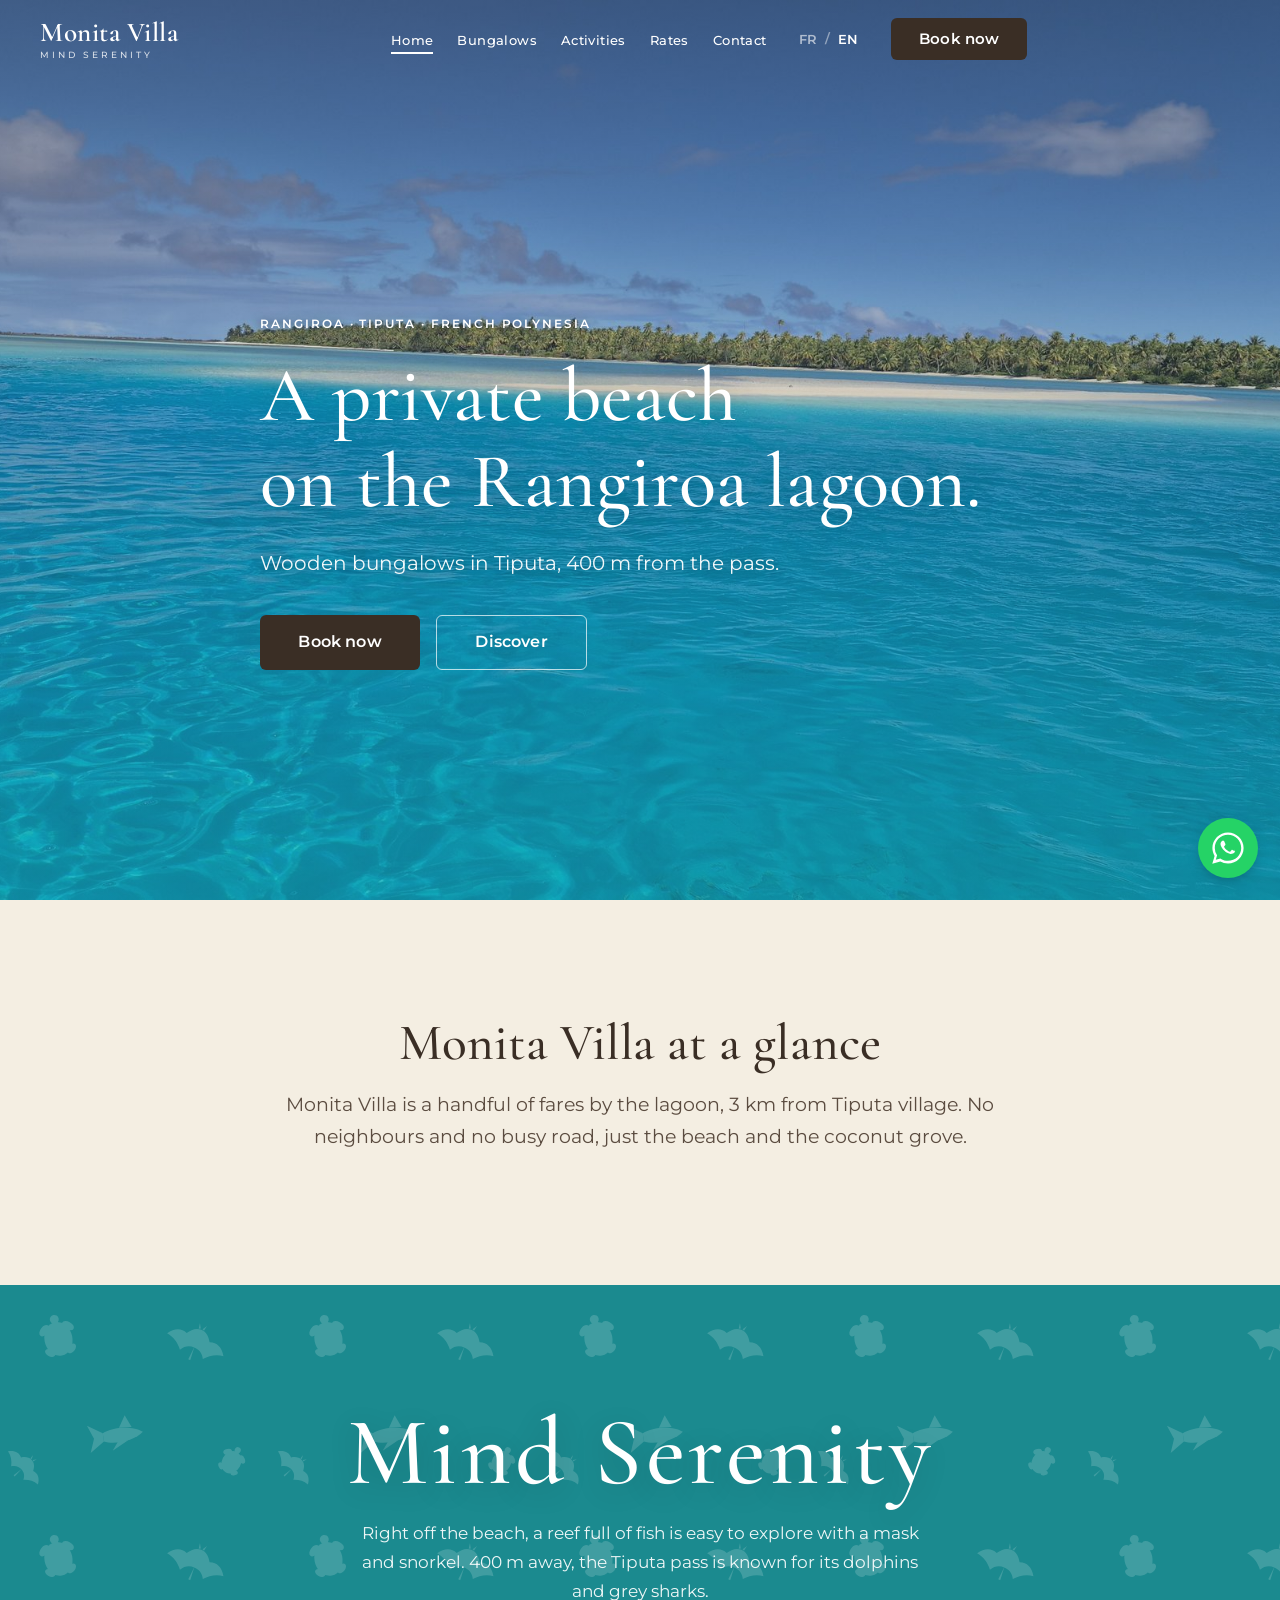
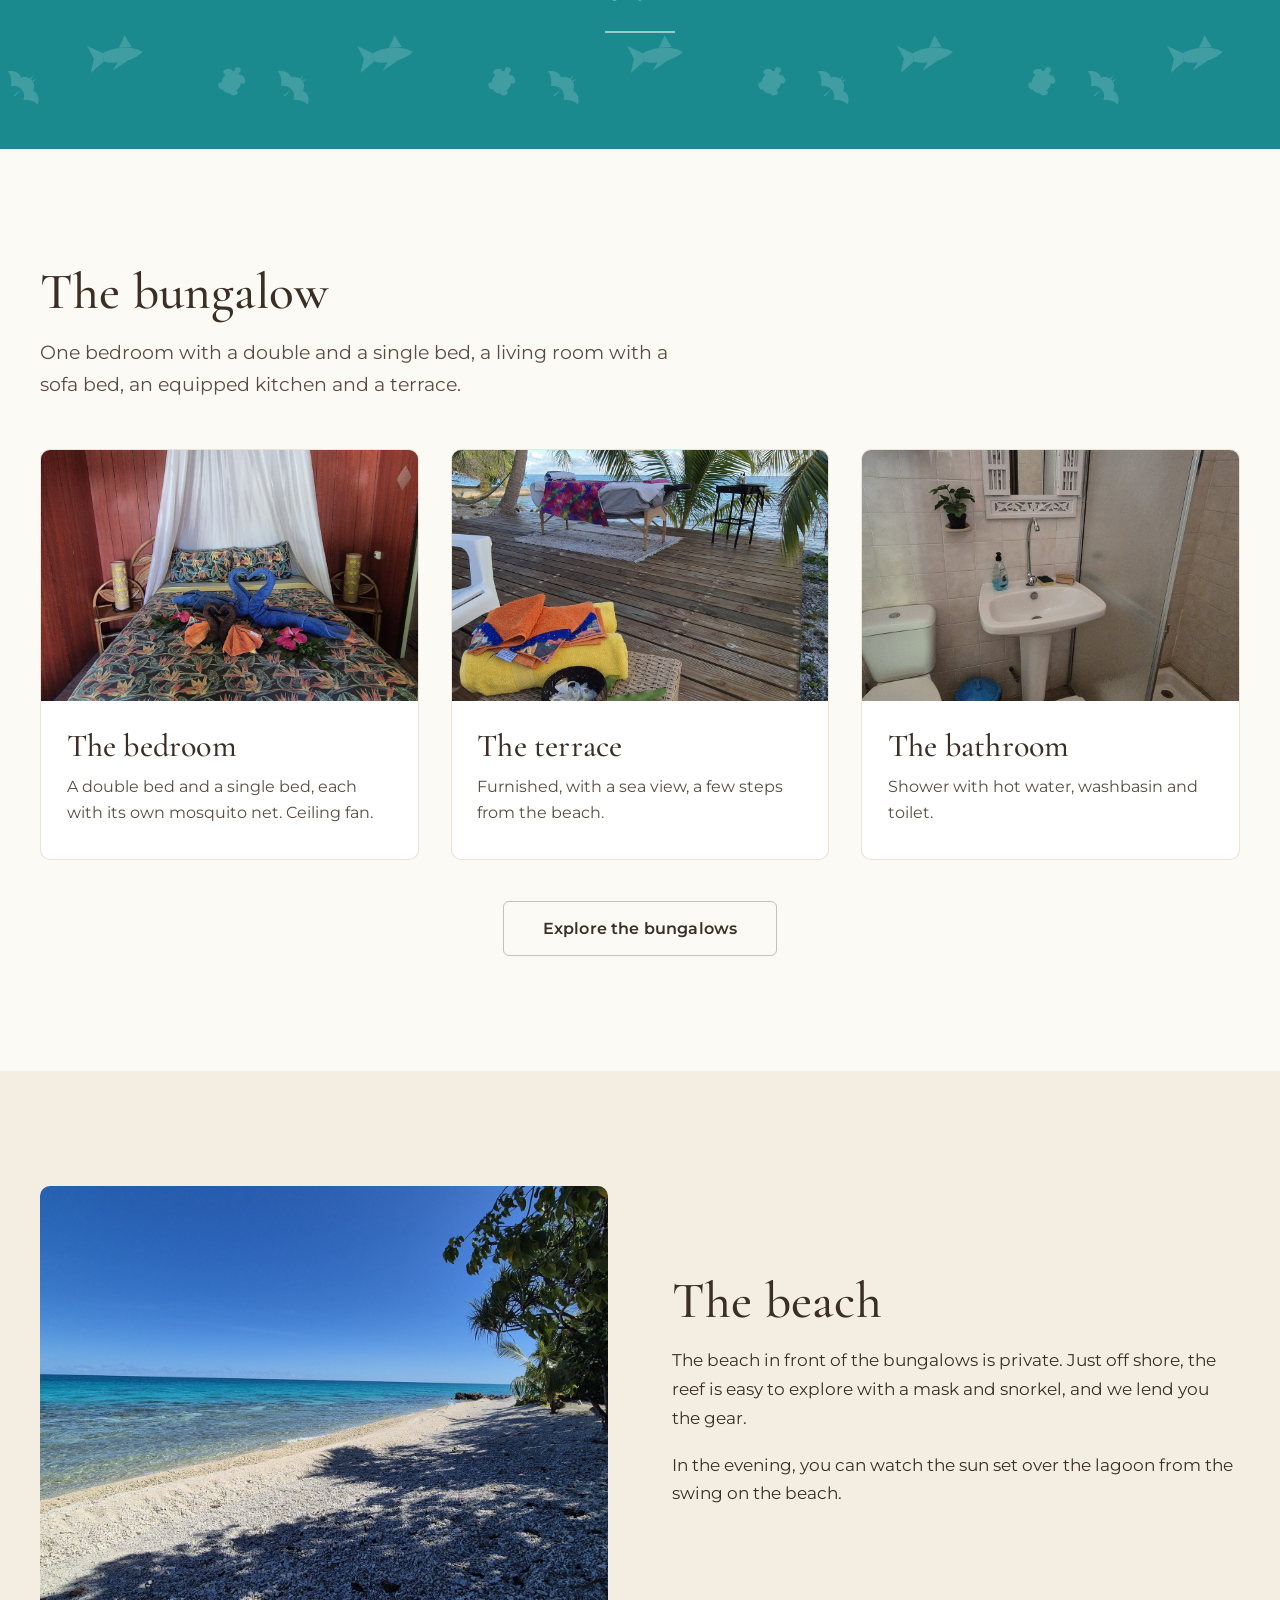
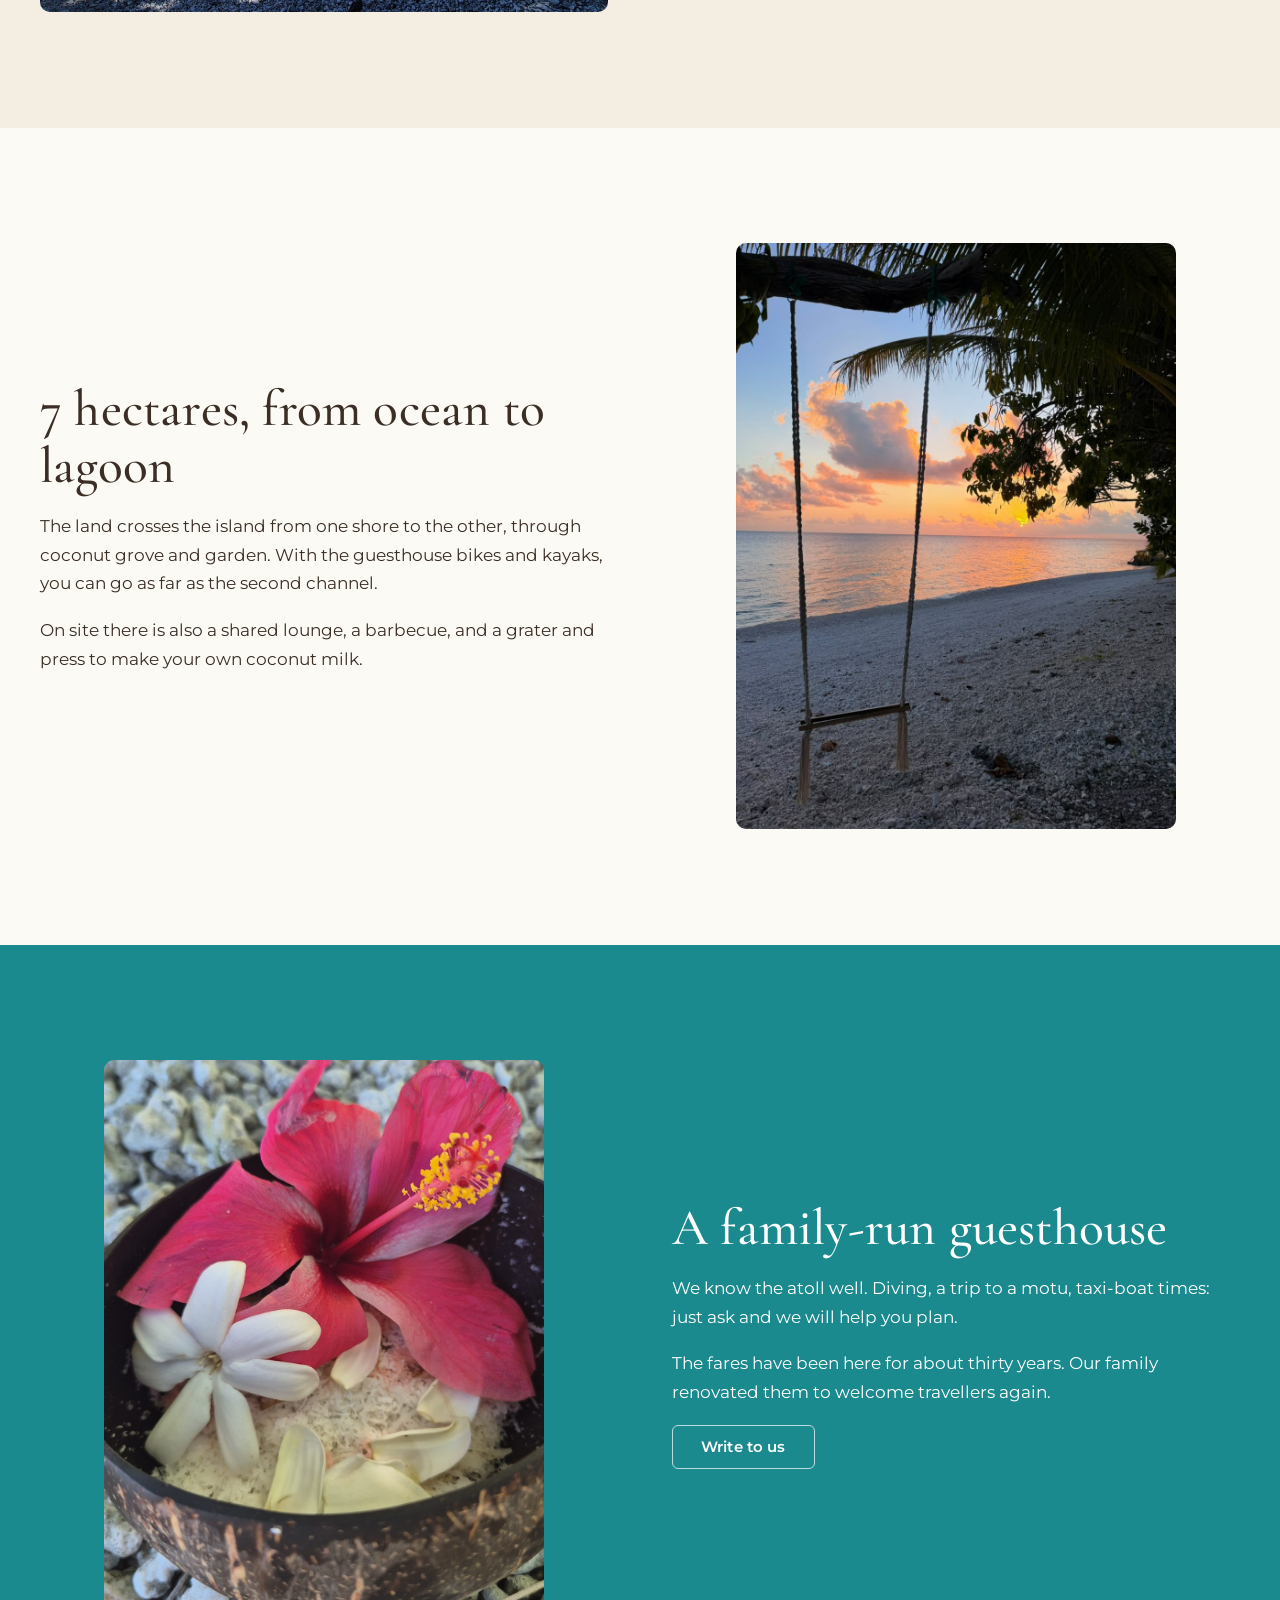
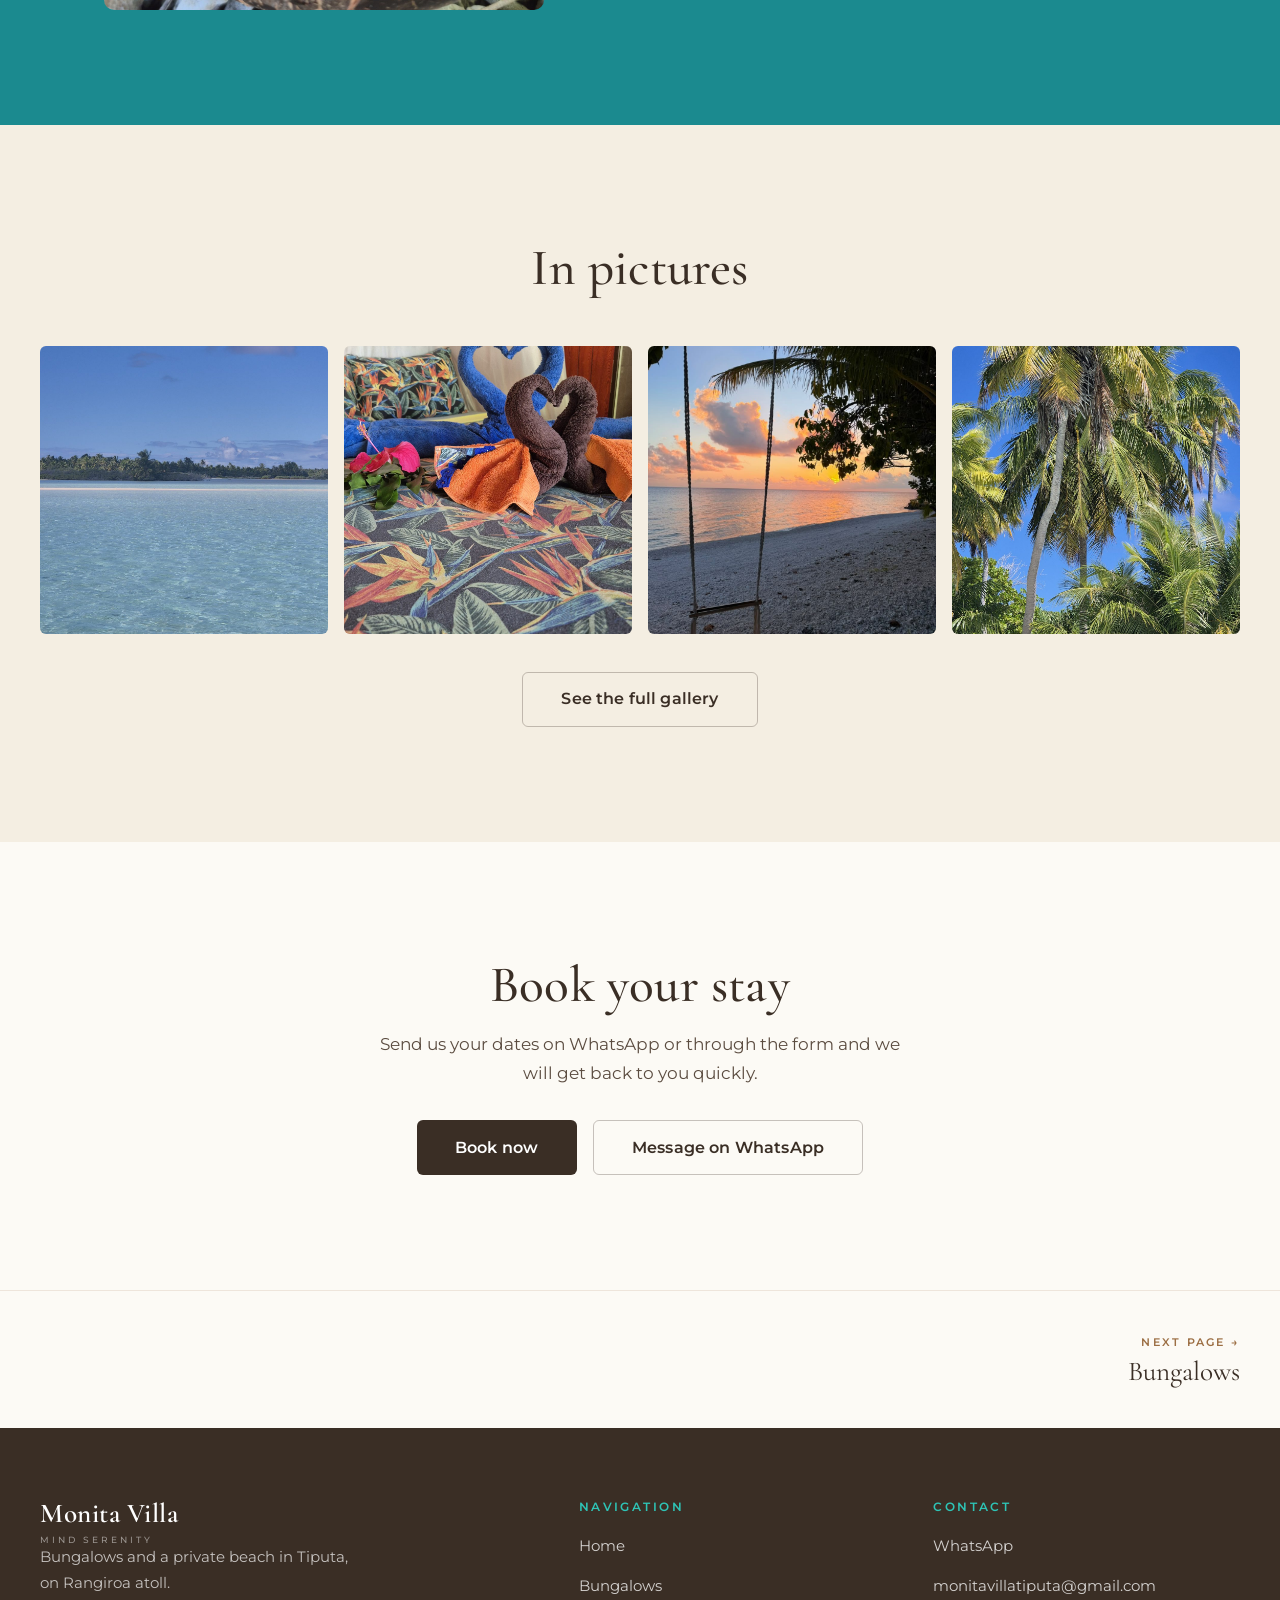
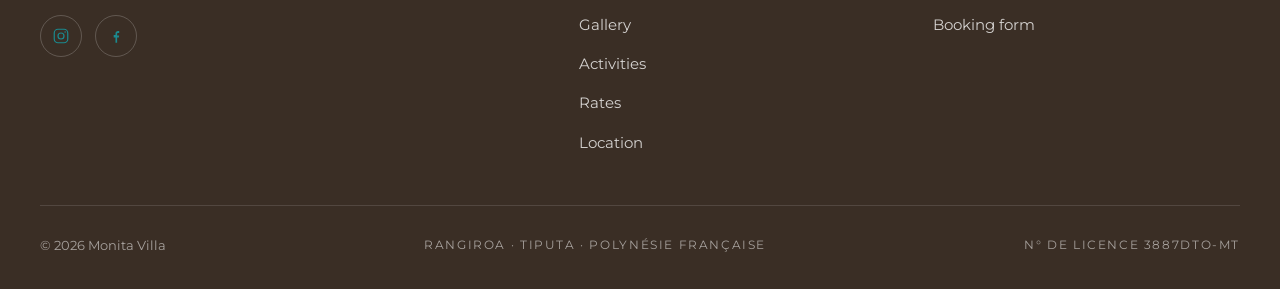
<file: index.html>
<!DOCTYPE html>
<html lang="fr">
<head>
  <meta charset="UTF-8">
  <meta name="viewport" content="width=device-width, initial-scale=1.0">
  <title>Monita Villa | Bungalows sur la plage à Tiputa, Rangiroa</title>
  <meta name="description" content="Monita Villa : bungalows en bois sur une plage privée à Tiputa, Rangiroa, à 400 m de la passe. Tarifs, photos et réservation par WhatsApp.">
  <!-- Aperçu quand le lien est partagé (WhatsApp, Facebook…) — adresse à mettre à jour avec le nom de domaine -->
  <meta property="og:type" content="website">
  <meta property="og:site_name" content="Monita Villa">
  <meta property="og:title" content="Monita Villa | Bungalows sur la plage à Tiputa, Rangiroa">
  <meta property="og:description" content="Monita Villa : bungalows en bois sur une plage privée à Tiputa, Rangiroa, à 400 m de la passe. Tarifs, photos et réservation par WhatsApp.">
  <meta property="og:url" content="https://chereatua.github.io/MonitaVilla/">
  <meta property="og:image" content="https://chereatua.github.io/MonitaVilla/PHOTO/partage.jpg">
  <meta property="og:image:width" content="1200">
  <meta property="og:image:height" content="630">
  <meta property="og:image:alt" content="Lagon turquoise de Rangiroa">
  <meta property="og:locale" content="fr_FR">
  <meta property="og:locale:alternate" content="en_US">
  <meta name="twitter:card" content="summary_large_image">

  <!-- Polices Google -->
  <!-- Icône d'onglet et icône d'écran d'accueil (iPhone) -->
  <link rel="icon" href="favicon.ico" sizes="any">
  <link rel="apple-touch-icon" href="apple-touch-icon.png">
  <link rel="preconnect" href="https://fonts.googleapis.com">
  <link rel="preconnect" href="https://fonts.gstatic.com" crossorigin>
  <link href="https://fonts.googleapis.com/css2?family=Cormorant+Garamond:ital,wght@0,400;0,500;0,600;1,400&family=Montserrat:wght@400;500;600&display=swap" rel="stylesheet">

  <link rel="stylesheet" href="css/style.css?v=20261103b">
  <!-- Fiche pour Google (données structurées schema.org) -->
  <script type="application/ld+json">
  {
    "@context": "https://schema.org",
    "@type": "LodgingBusiness",
    "name": "Monita Villa",
    "description": "Bungalows en bois sur une plage privée à Tiputa, sur l'atoll de Rangiroa, à 400 m de la passe.",
    "url": "https://chereatua.github.io/MonitaVilla/",
    "image": [
      "https://chereatua.github.io/MonitaVilla/PHOTO/partage.jpg",
      "https://chereatua.github.io/MonitaVilla/PHOTO/12.jpg"
    ],
    "telephone": "+689 87 00 05 07",
    "email": "monitavillatiputa@gmail.com",
    "address": {
      "@type": "PostalAddress",
      "streetAddress": "Terre Orure",
      "addressLocality": "Tiputa",
      "addressRegion": "Rangiroa, Tuamotu",
      "postalCode": "98776",
      "addressCountry": "PF"
    },
    "hasMap": "https://www.google.com/maps/place/Monita+Villa+Rangiroa",
    "priceRange": "12 500 - 18 000 XPF / nuit",
    "currenciesAccepted": "XPF",
    "checkinTime": "14:00",
    "checkoutTime": "11:00",
    "petsAllowed": false,
    "amenityFeature": [
      {
        "@type": "LocationFeatureSpecification",
        "name": "Plage privée",
        "value": true
      },
      {
        "@type": "LocationFeatureSpecification",
        "name": "Wi-Fi gratuit",
        "value": true
      },
      {
        "@type": "LocationFeatureSpecification",
        "name": "Parking gratuit",
        "value": true
      },
      {
        "@type": "LocationFeatureSpecification",
        "name": "Cuisine équipée",
        "value": true
      },
      {
        "@type": "LocationFeatureSpecification",
        "name": "Kayaks",
        "value": true
      },
      {
        "@type": "LocationFeatureSpecification",
        "name": "Vélos",
        "value": true
      },
      {
        "@type": "LocationFeatureSpecification",
        "name": "Masques et tubas",
        "value": true
      },
      {
        "@type": "LocationFeatureSpecification",
        "name": "Barbecue",
        "value": true
      },
      {
        "@type": "LocationFeatureSpecification",
        "name": "Petit-déjeuner",
        "value": true
      }
    ],
    "sameAs": [
      "https://www.instagram.com/rairoamonitavilla/",
      "https://www.facebook.com/monitavillatiputa",
      "https://www.booking.com/hotel/pf/monita-villa.fr.html"
    ]
  }
  </script>
</head>
<body>

  <!-- ================= EN-TÊTE ================= -->
  <header class="site-header">
    <div class="container">
      <a class="brand" href="index.html">Monita Villa<small>Mind Serenity</small></a>

      <nav class="nav" aria-label="Navigation principale">
        <ul class="nav-links">
          <li><a class="active" href="index.html"        data-fr="Accueil"      data-en="Home">Accueil</a></li>
          <li><a href="bungalows.html"   data-fr="Bungalows"    data-en="Bungalows">Bungalows</a></li>
          <li><a href="activites.html"   data-fr="Activités"    data-en="Activities">Activités</a></li>
          <li><a href="tarifs.html"      data-fr="Tarifs"       data-en="Rates">Tarifs</a></li>
          <li><a href="contact.html"     data-fr="Contact"      data-en="Contact">Contact</a></li>
        </ul>
        <div class="lang-switch" role="group" aria-label="Choix de la langue">
          <button data-lang="fr" class="active">FR</button>
          <span class="sep">/</span>
          <button data-lang="en">EN</button>
        </div>
        <a class="btn btn--primary header-cta" href="contact.html" data-fr="Réserver maintenant" data-en="Book now">Réserver maintenant</a>
      </nav>

      <div class="header-tools">
        <div class="lang-switch lang-switch--mobile" role="group" aria-label="Choix de la langue"><button data-lang="fr" class="active">FR</button><span class="sep">/</span><button data-lang="en">EN</button></div>
        <button class="hamburger" aria-label="Ouvrir le menu" aria-expanded="false">
        <span></span><span></span><span></span>
      </button>
      </div>
    </div>
  </header>

  <!-- ================= HERO ================= -->
  <section class="hero">
    <div class="hero__media">
      <!-- remplacer par la bonne photo : grande vue plage / lagon plein cadre -->
      <img src="PHOTO/1.jpg" alt="Plage privative et lagon turquoise de Monita Villa à Rangiroa"
           data-fr-alt="Plage privative et lagon turquoise de Monita Villa à Rangiroa"
           data-en-alt="Private beach and turquoise lagoon at Monita Villa, Rangiroa">
    </div>
    <div class="container hero__inner">
      <span class="eyebrow" data-fr="Rangiroa · Tiputa · Polynésie française" data-en="Rangiroa · Tiputa · French Polynesia">Rangiroa · Tiputa · Polynésie française</span>
      <h1 data-fr="Une plage privée<br>face au lagon de Rangiroa." data-en="A private beach<br>on the Rangiroa lagoon.">Une plage privée<br>face au lagon de Rangiroa.</h1>
      <p class="hero__sub" data-fr="Des bungalows en bois à Tiputa, à 400 m de la passe."
         data-en="Wooden bungalows in Tiputa, 400 m from the pass.">Des bungalows en bois à Tiputa, à 400 m de la passe.</p>
      <div class="hero__actions">
        <a class="btn btn--primary btn--lg" href="contact.html" data-fr="Réserver maintenant" data-en="Book now">Réserver maintenant</a>
        <a class="btn btn--light btn--lg" href="#decouvrir" data-fr="Découvrir" data-en="Discover">Découvrir</a>
      </div>
    </div>
  </section>

  <!-- ================= INTRO ================= -->
  <section id="decouvrir" class="section--alt">
    <div class="narrow" style="text-align:center">
      <h2 data-fr="Monita Villa en bref"
          data-en="Monita Villa at a glance">Monita Villa en bref</h2>
      <p class="lead" data-fr="Monita Villa, ce sont quelques farés au bord du lagon, à 3 km du village de Tiputa. Pas de voisin ni de route passante, juste la plage et la cocoteraie."
         data-en="Monita Villa is a handful of fares by the lagoon, 3 km from Tiputa village. No neighbours and no busy road, just the beach and the coconut grove.">Monita Villa, ce sont quelques farés au bord du lagon, à 3 km du village de Tiputa. Pas de voisin ni de route passante, juste la plage et la cocoteraie.</p>
    </div>
  </section>

  <!-- ================= BANDE SIGNATURE « MIND SERENITY » ================= -->
  <section class="serenity">
    <!-- Fond : motif marin discret (raies manta, requins, tortues) -->
    <svg class="serenity__bg" xmlns="http://www.w3.org/2000/svg" width="100%" height="100%" aria-hidden="true" focusable="false">
      <defs>
        <g id="mv-turtle" fill="#ffffff">
          <ellipse cx="0" cy="2" rx="14" ry="17"/>
          <circle cx="0" cy="-18" r="4.5"/>
          <ellipse cx="-12" cy="-9" rx="6.5" ry="4" transform="rotate(-40 -12 -9)"/>
          <ellipse cx="12" cy="-9" rx="6.5" ry="4" transform="rotate(40 12 -9)"/>
          <ellipse cx="-11" cy="14" rx="5.5" ry="3.5" transform="rotate(40 -11 14)"/>
          <ellipse cx="11" cy="14" rx="5.5" ry="3.5" transform="rotate(-40 11 14)"/>
        </g>
        <g id="mv-shark" fill="#ffffff">
          <path d="M22,0 C14,-7 -6,-9 -16,-4 L-16,4 C-6,9 14,7 22,0 Z"/>
          <path d="M-16,-4 L-30,-13 L-25,0 L-30,13 L-16,4 Z"/>
          <path d="M0,-7 L7,-18 L12,-6 Z"/>
          <path d="M-2,5 L-9,14 L7,6 Z"/>
        </g>
        <g id="mv-manta" fill="#ffffff">
          <path d="M0,-15 C6,-15 10,-11 13,-6 C20,-9 27,-6 32,2 C24,3 18,7 13,13 C10,7 5,5 0,5 C-5,5 -10,7 -13,13 C-18,7 -24,3 -32,2 C-27,-6 -20,-9 -13,-6 C-10,-11 -6,-15 0,-15 Z"/>
          <path d="M-3,-15 L-4,-21 L-1,-16 Z"/>
          <path d="M3,-15 L4,-21 L1,-16 Z"/>
          <path d="M0,4 L1.1,19 L-1.1,19 Z"/>
        </g>
        <pattern id="mv-marine" x="0" y="0" width="270" height="220" patternUnits="userSpaceOnUse">
          <use href="#mv-turtle" transform="translate(58 52) rotate(-12) scale(1)"/>
          <use href="#mv-manta"  transform="translate(196 58) rotate(22) scale(.95)"/>
          <use href="#mv-shark"  transform="translate(120 150) rotate(-8) scale(1.05)"/>
          <use href="#mv-manta"  transform="translate(24 182) rotate(48) scale(.7)"/>
          <use href="#mv-turtle" transform="translate(232 176) rotate(28) scale(.68)"/>
        </pattern>
      </defs>
      <rect width="100%" height="100%" fill="url(#mv-marine)"/>
    </svg>

    <div class="container serenity__inner">
      <h2 class="serenity__slogan">Mind Serenity</h2>
      <p data-fr="Devant la plage, un récif plein de poissons se découvre au masque et tuba. À 400 m, la passe de Tiputa est connue pour ses dauphins et ses requins gris."
         data-en="Right off the beach, a reef full of fish is easy to explore with a mask and snorkel. 400 m away, the Tiputa pass is known for its dolphins and grey sharks.">Devant la plage, un récif plein de poissons se découvre au masque et tuba. À 400 m, la passe de Tiputa est connue pour ses dauphins et ses requins gris.</p>
      <hr class="serenity__rule">
    </div>
  </section>

  <!-- ================= APERÇU BUNGALOWS ================= -->
  <section>
    <div class="container">
      <div class="section-head">
        <h2 data-fr="Le bungalow" data-en="The bungalow">Le bungalow</h2>
        <p class="lead" data-fr="Une chambre avec un lit double et un lit simple, un salon avec canapé-lit, une cuisine équipée et une terrasse."
           data-en="One bedroom with a double and a single bed, a living room with a sofa bed, an equipped kitchen and a terrace.">Une chambre avec un lit double et un lit simple, un salon avec canapé-lit, une cuisine équipée et une terrasse.</p>
      </div>

      <div class="grid grid-3">
        <article class="card">
          <div class="card__media">
            <!-- remplacer par la bonne photo : intérieur du bungalow -->
            <img src="PHOTO/2.jpg" loading="lazy" alt="Intérieur d'un bungalow en bois naturel" data-fr-alt="Intérieur d'un bungalow en bois naturel" data-en-alt="Interior of a natural-wood bungalow">
          </div>
          <div class="card__body">
            <h3 data-fr="La chambre" data-en="The bedroom">La chambre</h3>
            <p data-fr="Lit double et lit simple, chacun avec sa moustiquaire. Ventilateur au plafond." data-en="A double bed and a single bed, each with its own mosquito net. Ceiling fan.">Lit double et lit simple, chacun avec sa moustiquaire. Ventilateur au plafond.</p>
          </div>
        </article>

        <article class="card">
          <div class="card__media">
            <!-- remplacer par la bonne photo : terrasse / extérieur du bungalow -->
            <img src="PHOTO/3.jpg" loading="lazy" alt="Terrasse extérieure ombragée d'un bungalow" data-fr-alt="Terrasse extérieure ombragée d'un bungalow" data-en-alt="Shaded outdoor terrace of a bungalow">
          </div>
          <div class="card__body">
            <h3 data-fr="La terrasse" data-en="The terrace">La terrasse</h3>
            <p data-fr="Meublée, avec vue sur la mer, à quelques pas de la plage." data-en="Furnished, with a sea view, a few steps from the beach.">Meublée, avec vue sur la mer, à quelques pas de la plage.</p>
          </div>
        </article>

        <article class="card">
          <div class="card__media">
            <!-- remplacer par la bonne photo : salle de bain -->
            <img src="PHOTO/4.jpg" loading="lazy" alt="Salle de bain du bungalow" data-fr-alt="Salle de bain du bungalow" data-en-alt="Bungalow bathroom">
          </div>
          <div class="card__body">
            <h3 data-fr="La salle de bain" data-en="The bathroom">La salle de bain</h3>
            <p data-fr="Douche avec eau chaude, lavabo et WC." data-en="Shower with hot water, washbasin and toilet.">Douche avec eau chaude, lavabo et WC.</p>
          </div>
        </article>
      </div>

      <div style="text-align:center; margin-top:2.6rem">
        <a class="btn btn--ghost btn--lg" href="bungalows.html" data-fr="Découvrir les bungalows" data-en="Explore the bungalows">Découvrir les bungalows</a>
      </div>
    </div>
  </section>

  <!-- ================= PLAGE PRIVATIVE ================= -->
  <section class="section--alt">
    <div class="container">
      <div class="split">
        <div class="split__media">
          <!-- remplacer par la bonne photo : plage privative / lagon -->
          <img src="PHOTO/5.jpg" loading="lazy" alt="Plage privative bordée par le lagon" data-fr-alt="Plage privative bordée par le lagon" data-en-alt="Private beach bordered by the lagoon">
        </div>
        <div>
          <h2 data-fr="La plage" data-en="The beach">La plage</h2>
          <p data-fr="La plage devant les bungalows est privée. Juste en face, le récif se découvre au masque et tuba, et nous vous prêtons le matériel."
             data-en="The beach in front of the bungalows is private. Just off shore, the reef is easy to explore with a mask and snorkel, and we lend you the gear.">La plage devant les bungalows est privée. Juste en face, le récif se découvre au masque et tuba, et nous vous prêtons le matériel.</p>
          <p data-fr="Le soir, on regarde le soleil se coucher sur le lagon depuis la balançoire de la plage."
             data-en="In the evening, you can watch the sun set over the lagoon from the swing on the beach.">Le soir, on regarde le soleil se coucher sur le lagon depuis la balançoire de la plage.</p>
        </div>
      </div>
    </div>
  </section>

  <!-- ================= COCOTERAIE & TERRAIN ================= -->
  <section>
    <div class="container">
      <div class="split split--reverse">
        <!-- Cadre vertical : la photo est verticale, la balançoire reste visible en entier -->
        <div class="split__media split__media--tall">
          <img src="PHOTO/10.jpg" loading="lazy" alt="Balançoire sur la plage au coucher du soleil" data-fr-alt="Balançoire sur la plage au coucher du soleil" data-en-alt="Swing on the beach at sunset">
        </div>
        <div>
          <h2 data-fr="7 hectares, de l'océan au lagon" data-en="7 hectares, from ocean to lagoon">7 hectares, de l'océan au lagon</h2>
          <p data-fr="Le terrain traverse l'île d'un rivage à l'autre, entre cocoteraie et jardin. Avec les vélos et les kayaks de la pension, on peut pousser jusqu'au deuxième chenal."
             data-en="The land crosses the island from one shore to the other, through coconut grove and garden. With the guesthouse bikes and kayaks, you can go as far as the second channel.">Le terrain traverse l'île d'un rivage à l'autre, entre cocoteraie et jardin. Avec les vélos et les kayaks de la pension, on peut pousser jusqu'au deuxième chenal.</p>
          <p data-fr="Sur place, il y a aussi un salon commun, un barbecue, et une râpe et une presse pour faire votre lait de coco."
             data-en="On site there is also a shared lounge, a barbecue, and a grater and press to make your own coconut milk.">Sur place, il y a aussi un salon commun, un barbecue, et une râpe et une presse pour faire votre lait de coco.</p>
        </div>
      </div>
    </div>
  </section>

  <!-- ================= HÔTE FÉLIX ================= -->
  <section class="section--lagon">
    <div class="container">
      <div class="split">
        <div class="split__media split__media--tall" style="aspect-ratio:4/5">
          <!-- Section « L'accueil » : image d'accueil polynésien (tiaré et hibiscus) -->
          <img src="PHOTO/7.jpg" loading="lazy" alt="Accueil polynésien à Monita Villa : tiaré et hibiscus" data-fr-alt="Accueil polynésien à Monita Villa : tiaré et hibiscus" data-en-alt="A Polynesian welcome at Monita Villa: tiare and hibiscus">
        </div>
        <div>
          <h2 data-fr="Une pension tenue en famille" data-en="A family-run guesthouse">Une pension tenue en famille</h2>
          <p data-fr="Nous connaissons bien l'atoll. Plongée, sortie sur un motu, horaires du taxi-boat : demandez-nous, on vous aide à organiser."
             data-en="We know the atoll well. Diving, a trip to a motu, taxi-boat times: just ask and we will help you plan.">Nous connaissons bien l'atoll. Plongée, sortie sur un motu, horaires du taxi-boat : demandez-nous, on vous aide à organiser.</p>
          <p data-fr="Les farés existent depuis une trentaine d'années. Notre famille les a rénovés pour recevoir à nouveau des voyageurs."
             data-en="The fares have been here for about thirty years. Our family renovated them to welcome travellers again.">Les farés existent depuis une trentaine d'années. Notre famille les a rénovés pour recevoir à nouveau des voyageurs.</p>
          <a class="btn btn--light" href="contact.html" data-fr="Nous écrire" data-en="Write to us">Nous écrire</a>
        </div>
      </div>
    </div>
  </section>

  <!-- ================= BANDE GALERIE ================= -->
  <section class="section--alt">
    <div class="container">
      <div class="section-head center">
        <h2 data-fr="En photos" data-en="In pictures">En photos</h2>
      </div>
      <div class="gallery-strip">
        <!-- remplacer par les bonnes photos : aperçu galerie -->
        <figure data-lightbox><img src="PHOTO/8.jpg" loading="lazy" alt="Vue du lagon" data-fr-alt="Vue du lagon" data-en-alt="Lagoon view"></figure>
        <figure data-lightbox><img src="PHOTO/9.jpg" loading="lazy" alt="Détail du bungalow" data-fr-alt="Détail du bungalow" data-en-alt="Bungalow detail"></figure>
        <figure data-lightbox><img src="PHOTO/10.jpg" loading="lazy" alt="Coucher de soleil sur la plage privative" data-fr-alt="Coucher de soleil sur la plage privative" data-en-alt="Sunset over the private beach"></figure>
        <figure data-lightbox><img src="PHOTO/11.jpg" loading="lazy" alt="Cocotiers au bord de l'eau" data-fr-alt="Cocotiers au bord de l'eau" data-en-alt="Palms by the water"></figure>
      </div>
      <div style="text-align:center; margin-top:2.4rem">
        <a class="btn btn--ghost btn--lg" href="bungalows.html#galerie" data-fr="Voir toute la galerie" data-en="See the full gallery">Voir toute la galerie</a>
      </div>
    </div>
  </section>

  <!-- ================= CTA FINAL ================= -->
  <section class="cta-band">
    <div class="container">
      <h2 data-fr="Réserver votre séjour" data-en="Book your stay">Réserver votre séjour</h2>
      <p data-fr="Envoyez-nous vos dates par WhatsApp ou par le formulaire, on vous répond rapidement."
         data-en="Send us your dates on WhatsApp or through the form and we will get back to you quickly.">Envoyez-nous vos dates par WhatsApp ou par le formulaire, on vous répond rapidement.</p>
      <div class="hero__actions">
        <a class="btn btn--primary btn--lg" href="contact.html" data-fr="Réserver maintenant" data-en="Book now">Réserver maintenant</a>
        <a class="btn btn--ghost btn--lg" href="https://wa.me/68987000507?text=Iaorana%2C%20je%20souhaite%20des%20informations%20sur%20Monita%20Villa" target="_blank" rel="noopener" data-fr="Écrire sur WhatsApp" data-en="Message on WhatsApp">Écrire sur WhatsApp</a>
      </div>
    </div>
  </section>

  <!-- ================= PAGE PRÉCÉDENTE / SUIVANTE ================= -->
  <nav class="page-nav" aria-label="Pages précédente et suivante">
    <div class="container page-nav__inner">
      <a class="page-nav__link page-nav__link--next" href="bungalows.html"><span class="page-nav__label" data-fr="Page suivante →" data-en="Next page →">Page suivante →</span><span class="page-nav__title" data-fr="Bungalows" data-en="Bungalows">Bungalows</span></a>
    </div>
  </nav>

  <!-- ================= PIED DE PAGE ================= -->
  <footer class="site-footer">
    <div class="container">
      <div class="footer-grid">
        <div class="footer-about">
          <span class="brand">Monita Villa<small>Mind Serenity</small></span>
          <p data-fr="Bungalows et plage privée à Tiputa, sur l'atoll de Rangiroa."
             data-en="Bungalows and a private beach in Tiputa, on Rangiroa atoll.">Bungalows et plage privée à Tiputa, sur l'atoll de Rangiroa.</p>
          <div class="footer-socials">
            <!-- remplacer le href par votre page Instagram -->
            <a href="https://www.instagram.com/rairoamonitavilla/" aria-label="Instagram" target="_blank" rel="noopener">
              <svg viewBox="0 0 24 24" fill="none" stroke="currentColor" stroke-width="1.6"><rect x="3" y="3" width="18" height="18" rx="5"/><circle cx="12" cy="12" r="4"/><circle cx="17.5" cy="6.5" r="1" fill="currentColor" stroke="none"/></svg>
            </a>
            <!-- remplacer le href par votre page Facebook -->
            <a href="https://www.facebook.com/monitavillatiputa?locale=fr_FR" aria-label="Facebook" target="_blank" rel="noopener">
              <svg viewBox="0 0 24 24" fill="currentColor"><path d="M13.5 21v-7h2.3l.4-2.8h-2.7V9.4c0-.8.2-1.4 1.4-1.4h1.4V5.5C16.4 5.4 15.6 5.3 14.7 5.3c-2 0-3.4 1.2-3.4 3.5v1.9H8.9V14h2.4v7h2.2z"/></svg>
            </a>
          </div>
        </div>

        <div class="footer-col">
          <h4 data-fr="Navigation" data-en="Navigation">Navigation</h4>
          <ul>
            <li><a href="index.html"        data-fr="Accueil"      data-en="Home">Accueil</a></li>
            <li><a href="bungalows.html"   data-fr="Bungalows"    data-en="Bungalows">Bungalows</a></li>
            <li><a href="bungalows.html#galerie"     data-fr="Galerie"      data-en="Gallery">Galerie</a></li>
            <li><a href="activites.html"   data-fr="Activités"    data-en="Activities">Activités</a></li>
            <li><a href="tarifs.html"      data-fr="Tarifs"       data-en="Rates">Tarifs</a></li>
            <li><a href="contact.html#localisation" data-fr="Localisation" data-en="Location">Localisation</a></li>
          </ul>
        </div>

        <div class="footer-col">
          <h4 data-fr="Contact" data-en="Contact">Contact</h4>
          <ul>
            <li><a href="https://wa.me/68987000507?text=Iaorana%2C%20je%20souhaite%20des%20informations%20sur%20Monita%20Villa" target="_blank" rel="noopener">WhatsApp</a></li>
            <!-- remplacer par votre adresse e-mail -->
            <li><a href="mailto:monitavillatiputa@gmail.com">monitavillatiputa@gmail.com</a></li>
            <li><a href="contact.html" data-fr="Formulaire de réservation" data-en="Booking form">Formulaire de réservation</a></li>
          </ul>
        </div>
      </div>

      <div class="footer-bottom">
        <span>© <span id="year"></span> Monita Villa</span>
        <span class="place">Rangiroa · Tiputa · Polynésie française</span>
        <span class="place">N° de licence 3887DTO-MT</span>
      </div>
    </div>
  </footer>

  <!-- ================= WHATSAPP FLOTTANT ================= -->
  <a class="wa-float" href="https://wa.me/68987000507?text=Iaorana%2C%20je%20souhaite%20des%20informations%20sur%20Monita%20Villa"
     target="_blank" rel="noopener" aria-label="Contacter Monita Villa sur WhatsApp">
    <svg viewBox="0 0 32 32" fill="#fff"><path d="M16 .4C7.4.4.4 7.4.4 16c0 2.8.8 5.5 2.2 7.9L.3 31.7l8-2.1c2.3 1.2 4.9 1.9 7.7 1.9 8.6 0 15.6-7 15.6-15.6S24.6.4 16 .4zm0 28.4c-2.5 0-4.9-.7-7-1.9l-.5-.3-4.7 1.2 1.3-4.6-.3-.5a12.7 12.7 0 0 1-2-6.8C2.8 8.7 8.7 2.8 16 2.8S29.2 8.7 29.2 16 23.3 28.8 16 28.8zm7.2-9.6c-.4-.2-2.3-1.1-2.7-1.3-.4-.1-.6-.2-.9.2-.3.4-1 1.3-1.2 1.5-.2.2-.4.3-.8.1-.4-.2-1.7-.6-3.2-2-1.2-1-2-2.4-2.2-2.8-.2-.4 0-.6.2-.8l.6-.7c.2-.2.3-.4.4-.6.1-.2 0-.5 0-.7l-1.2-2.8c-.3-.7-.6-.6-.9-.6h-.7c-.2 0-.6.1-.9.5-.3.4-1.2 1.2-1.2 2.9s1.2 3.3 1.4 3.6c.2.3 2.5 3.8 6 5.3.8.4 1.5.6 2 .7.8.3 1.6.2 2.2.1.7-.1 2.3-.9 2.6-1.8.3-.9.3-1.6.2-1.8-.1-.2-.3-.3-.7-.5z"/></svg>
  </a>

  <script>document.getElementById('year').textContent = new Date().getFullYear();</script>
  <script src="js/main.js?v=20261103b"></script>
</body>
</html>
</file>
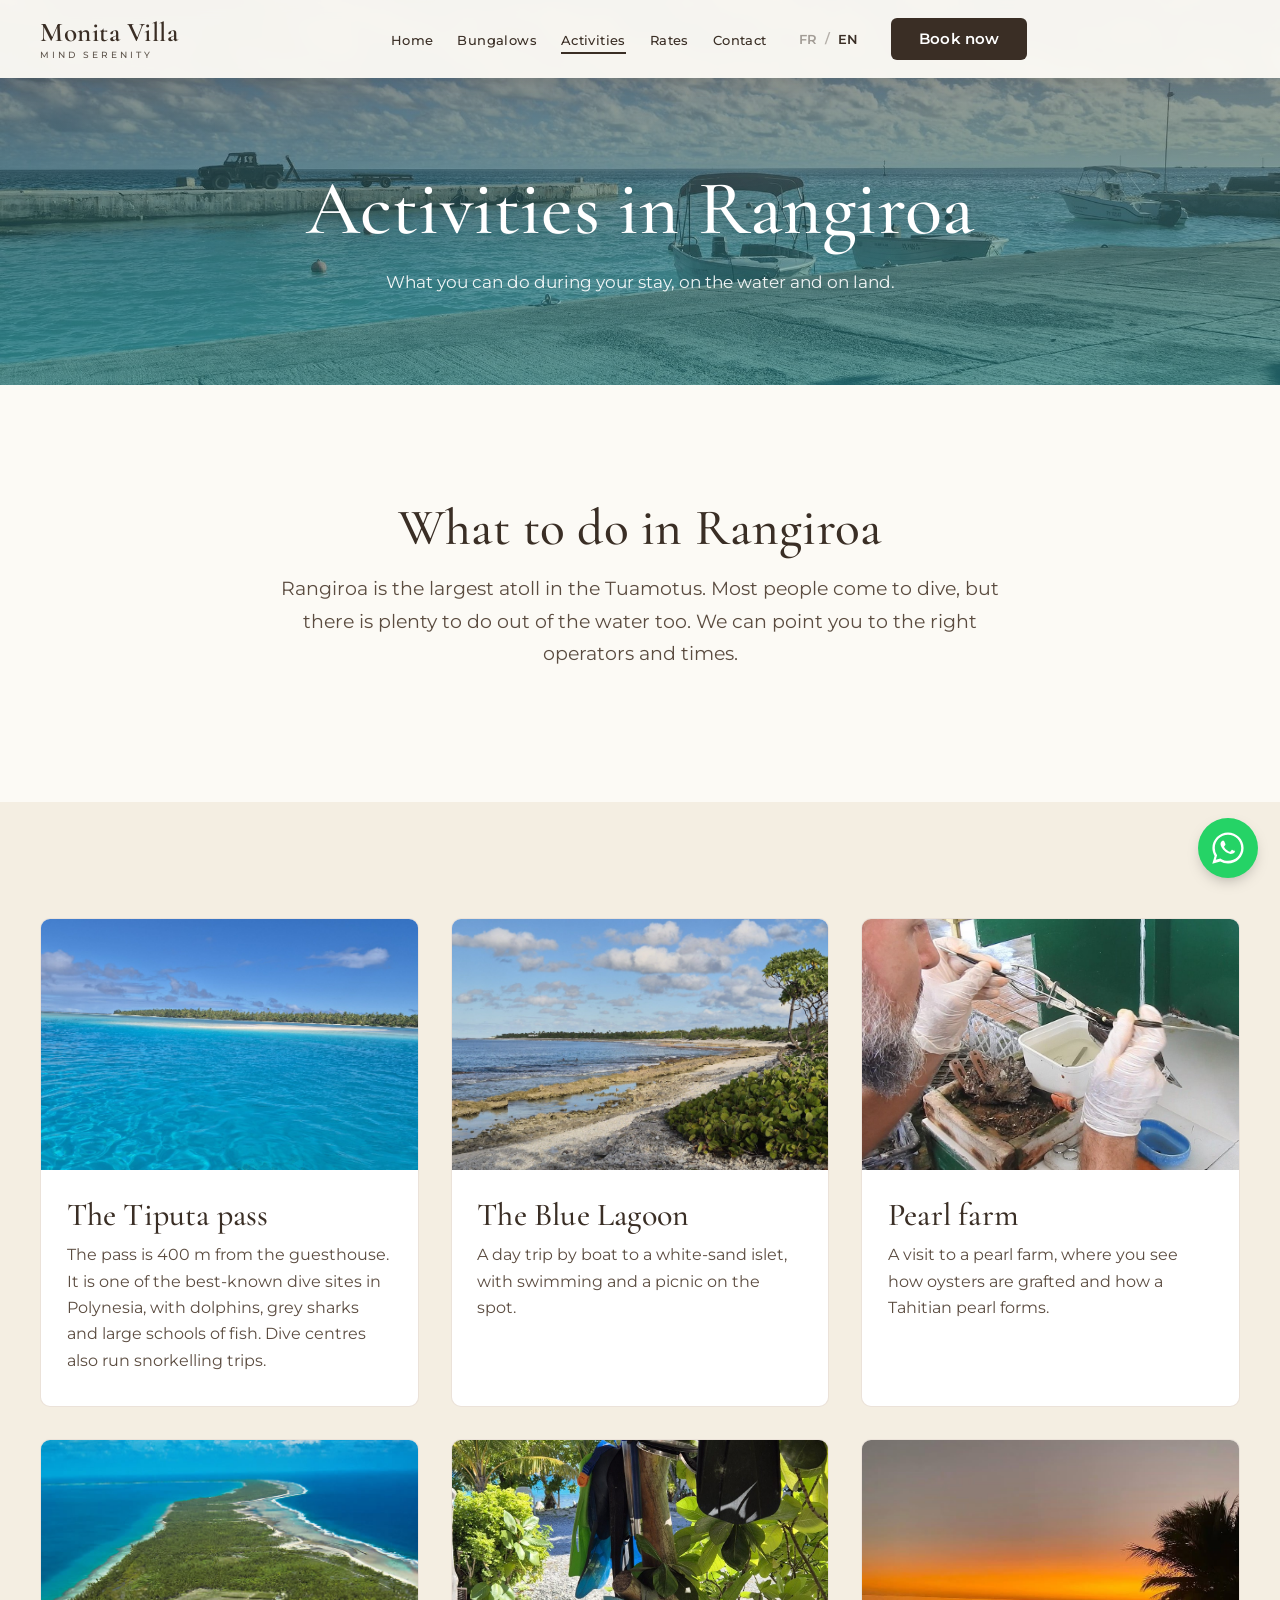
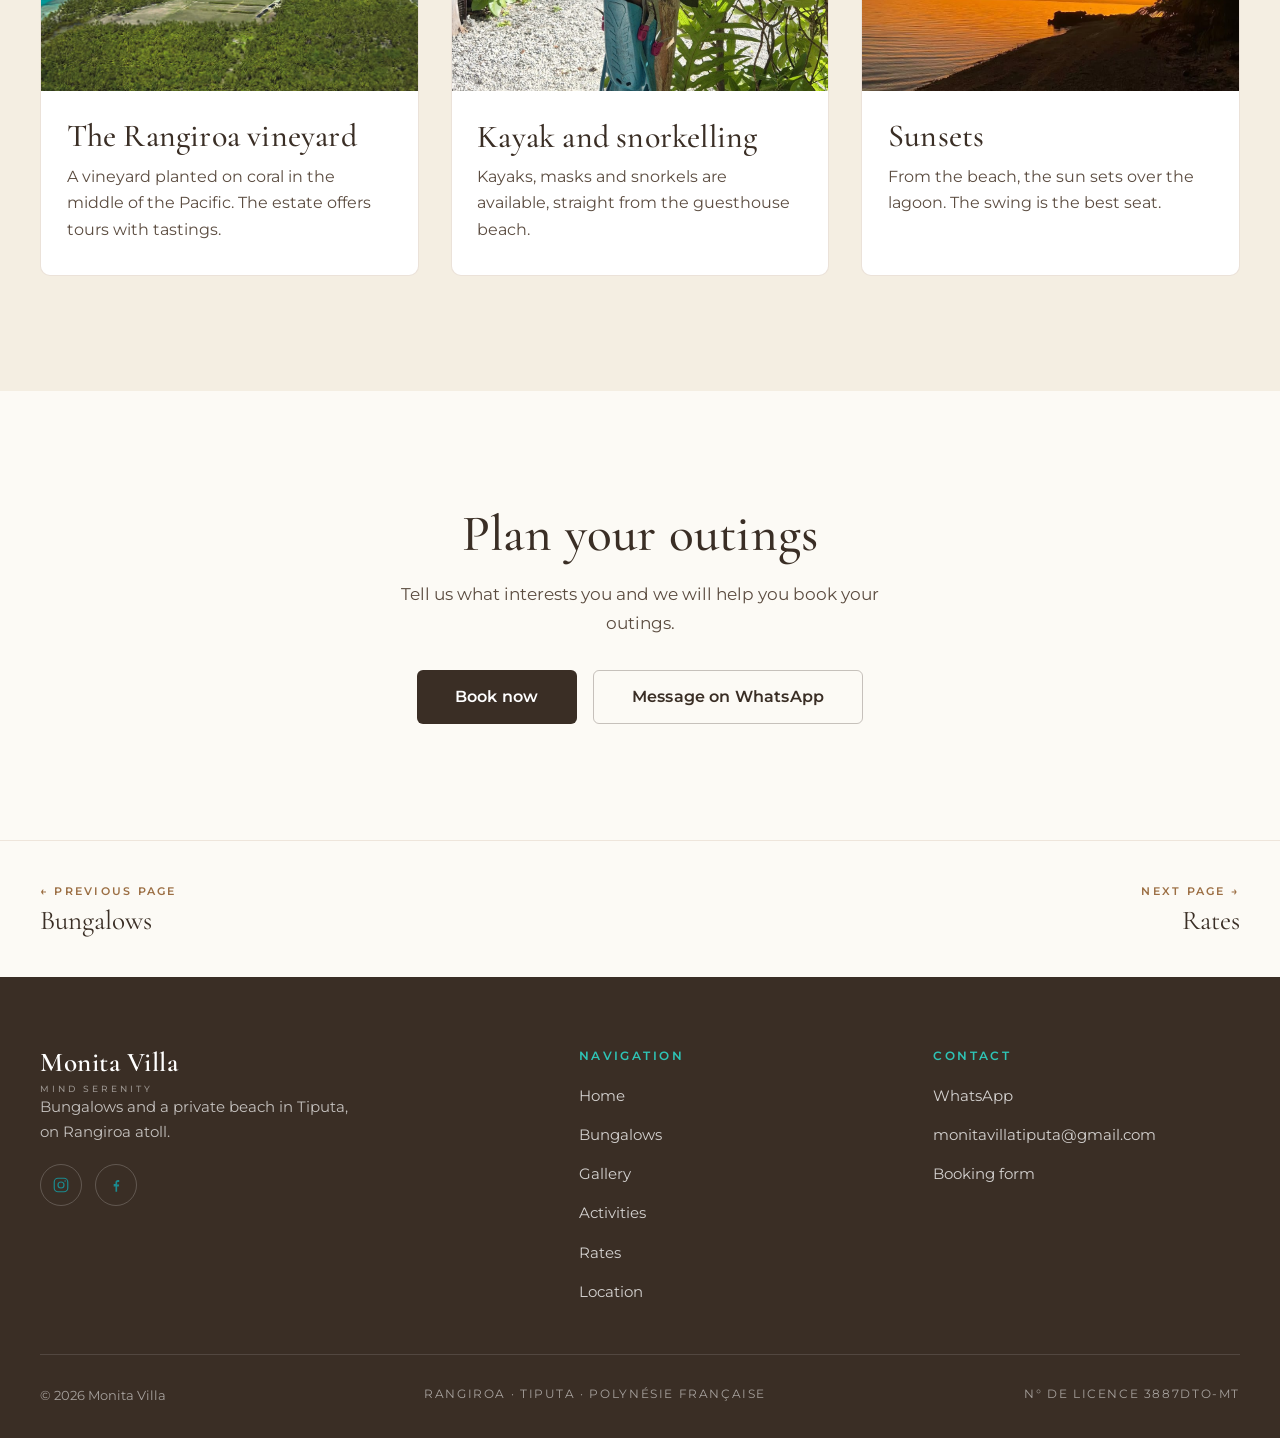
<file: activites.html>
<!DOCTYPE html>
<html lang="fr">
<head>
  <meta charset="UTF-8">
  <meta name="viewport" content="width=device-width, initial-scale=1.0">
  <title>Activités à Rangiroa | Monita Villa</title>
  <meta name="description" content="Que faire à Rangiroa depuis Monita Villa : plongée dans la passe de Tiputa, Lagon Bleu, ferme perlière, vignoble, kayak et snorkeling.">
  <!-- Aperçu quand le lien est partagé (WhatsApp, Facebook…) — adresse à mettre à jour avec le nom de domaine -->
  <meta property="og:type" content="website">
  <meta property="og:site_name" content="Monita Villa">
  <meta property="og:title" content="Activités à Rangiroa | Monita Villa">
  <meta property="og:description" content="Que faire à Rangiroa depuis Monita Villa : plongée dans la passe de Tiputa, Lagon Bleu, ferme perlière, vignoble, kayak et snorkeling.">
  <meta property="og:url" content="https://chereatua.github.io/MonitaVilla/activites.html">
  <meta property="og:image" content="https://chereatua.github.io/MonitaVilla/PHOTO/partage.jpg">
  <meta property="og:image:width" content="1200">
  <meta property="og:image:height" content="630">
  <meta property="og:image:alt" content="Lagon turquoise de Rangiroa">
  <meta property="og:locale" content="fr_FR">
  <meta property="og:locale:alternate" content="en_US">
  <meta name="twitter:card" content="summary_large_image">
  <!-- Icône d'onglet et icône d'écran d'accueil (iPhone) -->
  <link rel="icon" href="favicon.ico" sizes="any">
  <link rel="apple-touch-icon" href="apple-touch-icon.png">
  <link rel="preconnect" href="https://fonts.googleapis.com">
  <link rel="preconnect" href="https://fonts.gstatic.com" crossorigin>
  <link href="https://fonts.googleapis.com/css2?family=Cormorant+Garamond:ital,wght@0,400;0,500;0,600;1,400&family=Montserrat:wght@400;500;600&display=swap" rel="stylesheet">
  <link rel="stylesheet" href="css/style.css?v=20261103b">
</head>
<body>

  <!-- ================= EN-TÊTE ================= -->
  <header class="site-header solid">
    <div class="container">
      <a class="brand" href="index.html">Monita Villa<small>Mind Serenity</small></a>
      <nav class="nav" aria-label="Navigation principale">
        <ul class="nav-links">
          <li><a href="index.html"        data-fr="Accueil"      data-en="Home">Accueil</a></li>
          <li><a href="bungalows.html"   data-fr="Bungalows"    data-en="Bungalows">Bungalows</a></li>
          <li><a class="active" href="activites.html" data-fr="Activités" data-en="Activities">Activités</a></li>
          <li><a href="tarifs.html"      data-fr="Tarifs"       data-en="Rates">Tarifs</a></li>
          <li><a href="contact.html"     data-fr="Contact"      data-en="Contact">Contact</a></li>
        </ul>
        <div class="lang-switch" role="group" aria-label="Choix de la langue">
          <button data-lang="fr" class="active">FR</button><span class="sep">/</span><button data-lang="en">EN</button>
        </div>
        <a class="btn btn--primary header-cta" href="contact.html" data-fr="Réserver maintenant" data-en="Book now">Réserver maintenant</a>
      </nav>
      <div class="header-tools">
        <div class="lang-switch lang-switch--mobile" role="group" aria-label="Choix de la langue"><button data-lang="fr" class="active">FR</button><span class="sep">/</span><button data-lang="en">EN</button></div>
        <button class="hamburger" aria-label="Ouvrir le menu" aria-expanded="false"><span></span><span></span><span></span></button>
      </div>
    </div>
  </header>

  <!-- ================= HERO DE PAGE ================= -->
  <section class="page-hero">
    <div class="page-hero__media">
      <!-- remplacer par la bonne photo : passe de Tiputa / dauphins -->
      <img src="PHOTO/17.jpg" alt="Passe de Tiputa à Rangiroa" data-fr-alt="Passe de Tiputa à Rangiroa" data-en-alt="Tiputa pass in Rangiroa">
    </div>
    <div class="container">
      <h1 data-fr="Activités à Rangiroa" data-en="Activities in Rangiroa">Activités à Rangiroa</h1>
      <p data-fr="Ce qu'on peut faire pendant votre séjour, sur l'eau et à terre." data-en="What you can do during your stay, on the water and on land.">Ce qu'on peut faire pendant votre séjour, sur l'eau et à terre.</p>
    </div>
  </section>

  <!-- ================= INTRO ================= -->
  <section>
    <div class="narrow" style="text-align:center">
      <h2 data-fr="Que faire à Rangiroa" data-en="What to do in Rangiroa">Que faire à Rangiroa</h2>
      <p class="lead" data-fr="Rangiroa est le plus grand atoll des Tuamotu. On y vient surtout pour plonger, mais il y a aussi de quoi faire hors de l'eau. Nous vous indiquons les prestataires et les bons horaires."
         data-en="Rangiroa is the largest atoll in the Tuamotus. Most people come to dive, but there is plenty to do out of the water too. We can point you to the right operators and times.">Rangiroa est le plus grand atoll des Tuamotu. On y vient surtout pour plonger, mais il y a aussi de quoi faire hors de l'eau. Nous vous indiquons les prestataires et les bons horaires.</p>
    </div>
  </section>

  <!-- ================= CARTES ACTIVITÉS ================= -->
  <section class="section--alt">
    <div class="container">
      <div class="grid grid-3">

        <article class="card">
          <div class="card__media">
            <!-- remplacer par la bonne photo : plongée / snorkeling passe de Tiputa -->
            <img src="PHOTO/1.jpg" loading="lazy" alt="Plongée dans la passe de Tiputa" data-fr-alt="Plongée dans la passe de Tiputa" data-en-alt="Diving in the Tiputa pass">
          </div>
          <div class="card__body">
            <h3 data-fr="La passe de Tiputa" data-en="The Tiputa pass">La passe de Tiputa</h3>
            <p data-fr="La passe est à 400 m de la pension. C'est l'un des sites de plongée les plus connus de Polynésie, avec des dauphins, des requins gris et de grands bancs de poissons. Les clubs proposent aussi des sorties en snorkeling." data-en="The pass is 400 m from the guesthouse. It is one of the best-known dive sites in Polynesia, with dolphins, grey sharks and large schools of fish. Dive centres also run snorkelling trips.">La passe est à 400 m de la pension. C'est l'un des sites de plongée les plus connus de Polynésie, avec des dauphins, des requins gris et de grands bancs de poissons. Les clubs proposent aussi des sorties en snorkeling.</p>
          </div>
        </article>

        <article class="card">
          <div class="card__media">
            <!-- remplacer par la bonne photo : lagon bleu / motu -->
            <img src="PHOTO/18.jpg" loading="lazy" alt="Lagon bleu et motu de Rangiroa" data-fr-alt="Lagon bleu et motu de Rangiroa" data-en-alt="Blue lagoon and motu of Rangiroa">
          </div>
          <div class="card__body">
            <h3 data-fr="Le Lagon Bleu" data-en="The Blue Lagoon">Le Lagon Bleu</h3>
            <p data-fr="Une excursion à la journée en bateau vers un îlot de sable blanc, avec baignade et pique-nique sur place." data-en="A day trip by boat to a white-sand islet, with swimming and a picnic on the spot.">Une excursion à la journée en bateau vers un îlot de sable blanc, avec baignade et pique-nique sur place.</p>
          </div>
        </article>

        <article class="card">
          <div class="card__media">
            <!-- Photo : greffe des huîtres dans une ferme perlière -->
            <img src="PHOTO/ferme-perliere.jpg" loading="lazy" alt="Greffeur au travail dans une ferme perlière" data-fr-alt="Greffeur au travail dans une ferme perlière" data-en-alt="Grafter at work in a pearl farm">
          </div>
          <div class="card__body">
            <h3 data-fr="Ferme perlière" data-en="Pearl farm">Ferme perlière</h3>
            <p data-fr="Visite d'une ferme perlière, où l'on voit comment les huîtres sont greffées et comment se forme la perle de Tahiti." data-en="A visit to a pearl farm, where you see how oysters are grafted and how a Tahitian pearl forms.">Visite d'une ferme perlière, où l'on voit comment les huîtres sont greffées et comment se forme la perle de Tahiti.</p>
          </div>
        </article>

        <article class="card">
          <div class="card__media">
            <!-- Photo : vue aérienne du vignoble de Rangiroa sur l'atoll -->
            <img src="PHOTO/vignoble.jpg" loading="lazy" alt="Vue aérienne du vignoble de Rangiroa sur l'atoll" data-fr-alt="Vue aérienne du vignoble de Rangiroa sur l'atoll" data-en-alt="Aerial view of the Rangiroa vineyard on the atoll">
          </div>
          <div class="card__body">
            <h3 data-fr="Le vignoble de Rangiroa" data-en="The Rangiroa vineyard">Le vignoble de Rangiroa</h3>
            <p data-fr="Un vignoble planté sur le corail, au milieu du Pacifique. Le domaine propose des visites avec dégustation." data-en="A vineyard planted on coral in the middle of the Pacific. The estate offers tours with tastings.">Un vignoble planté sur le corail, au milieu du Pacifique. Le domaine propose des visites avec dégustation.</p>
          </div>
        </article>

        <article class="card">
          <div class="card__media">
            <!-- remplacer par la bonne photo : kayak / farniente plage privative -->
            <img src="PHOTO/19.jpg" loading="lazy" alt="Kayak et farniente sur la plage privative" data-fr-alt="Kayak et farniente sur la plage privative" data-en-alt="Kayaking and lazing on the private beach">
          </div>
          <div class="card__body">
            <h3 data-fr="Kayak et snorkeling" data-en="Kayak and snorkelling">Kayak et snorkeling</h3>
            <p data-fr="Kayaks, masques et tubas sont à votre disposition, directement depuis la plage de la pension." data-en="Kayaks, masks and snorkels are available, straight from the guesthouse beach.">Kayaks, masques et tubas sont à votre disposition, directement depuis la plage de la pension.</p>
          </div>
        </article>

        <article class="card">
          <div class="card__media">
            <!-- Photo : coucher de soleil sur la plage de Monita Villa -->
            <img src="PHOTO/20.jpg" loading="lazy" alt="Coucher de soleil orangé sur la plage de Monita Villa" data-fr-alt="Coucher de soleil orangé sur la plage de Monita Villa" data-en-alt="Orange sunset over the beach at Monita Villa">
          </div>
          <div class="card__body">
            <h3 data-fr="Couchers de soleil" data-en="Sunsets">Couchers de soleil</h3>
            <p data-fr="Depuis la plage, le soleil se couche sur le lagon. La balançoire est la meilleure place." data-en="From the beach, the sun sets over the lagoon. The swing is the best seat.">Depuis la plage, le soleil se couche sur le lagon. La balançoire est la meilleure place.</p>
          </div>
        </article>

      </div>
    </div>
  </section>

  <!-- ================= CTA FINAL ================= -->
  <section class="cta-band">
    <div class="container">
      <h2 data-fr="Organiser vos sorties" data-en="Plan your outings">Organiser vos sorties</h2>
      <p data-fr="Dites-nous ce qui vous intéresse, nous vous aidons à réserver les sorties." data-en="Tell us what interests you and we will help you book your outings.">Dites-nous ce qui vous intéresse, nous vous aidons à réserver les sorties.</p>
      <div class="hero__actions">
        <a class="btn btn--primary btn--lg" href="contact.html" data-fr="Réserver maintenant" data-en="Book now">Réserver maintenant</a>
        <a class="btn btn--ghost btn--lg" href="https://wa.me/68987000507?text=Iaorana%2C%20je%20souhaite%20des%20informations%20sur%20Monita%20Villa" target="_blank" rel="noopener" data-fr="Écrire sur WhatsApp" data-en="Message on WhatsApp">Écrire sur WhatsApp</a>
      </div>
    </div>
  </section>

  <!-- ================= PAGE PRÉCÉDENTE / SUIVANTE ================= -->
  <nav class="page-nav" aria-label="Pages précédente et suivante">
    <div class="container page-nav__inner">
      <a class="page-nav__link page-nav__link--prev" href="bungalows.html"><span class="page-nav__label" data-fr="← Page précédente" data-en="← Previous page">← Page précédente</span><span class="page-nav__title" data-fr="Bungalows" data-en="Bungalows">Bungalows</span></a>
      <a class="page-nav__link page-nav__link--next" href="tarifs.html"><span class="page-nav__label" data-fr="Page suivante →" data-en="Next page →">Page suivante →</span><span class="page-nav__title" data-fr="Tarifs" data-en="Rates">Tarifs</span></a>
    </div>
  </nav>

  <!-- ================= PIED DE PAGE ================= -->
  <footer class="site-footer">
    <div class="container">
      <div class="footer-grid">
        <div class="footer-about">
          <span class="brand">Monita Villa<small>Mind Serenity</small></span>
          <p data-fr="Bungalows et plage privée à Tiputa, sur l'atoll de Rangiroa."
             data-en="Bungalows and a private beach in Tiputa, on Rangiroa atoll.">Bungalows et plage privée à Tiputa, sur l'atoll de Rangiroa.</p>
          <div class="footer-socials">
            <a href="https://www.instagram.com/rairoamonitavilla/" aria-label="Instagram" target="_blank" rel="noopener"><svg viewBox="0 0 24 24" fill="none" stroke="currentColor" stroke-width="1.6"><rect x="3" y="3" width="18" height="18" rx="5"/><circle cx="12" cy="12" r="4"/><circle cx="17.5" cy="6.5" r="1" fill="currentColor" stroke="none"/></svg></a>
            <a href="https://www.facebook.com/monitavillatiputa?locale=fr_FR" aria-label="Facebook" target="_blank" rel="noopener"><svg viewBox="0 0 24 24" fill="currentColor"><path d="M13.5 21v-7h2.3l.4-2.8h-2.7V9.4c0-.8.2-1.4 1.4-1.4h1.4V5.5C16.4 5.4 15.6 5.3 14.7 5.3c-2 0-3.4 1.2-3.4 3.5v1.9H8.9V14h2.4v7h2.2z"/></svg></a>
          </div>
        </div>
        <div class="footer-col">
          <h4 data-fr="Navigation" data-en="Navigation">Navigation</h4>
          <ul>
            <li><a href="index.html" data-fr="Accueil" data-en="Home">Accueil</a></li>
            <li><a href="bungalows.html" data-fr="Bungalows" data-en="Bungalows">Bungalows</a></li>
            <li><a href="bungalows.html#galerie" data-fr="Galerie" data-en="Gallery">Galerie</a></li>
            <li><a href="activites.html" data-fr="Activités" data-en="Activities">Activités</a></li>
            <li><a href="tarifs.html" data-fr="Tarifs" data-en="Rates">Tarifs</a></li>
            <li><a href="contact.html#localisation" data-fr="Localisation" data-en="Location">Localisation</a></li>
          </ul>
        </div>
        <div class="footer-col">
          <h4 data-fr="Contact" data-en="Contact">Contact</h4>
          <ul>
            <li><a href="https://wa.me/68987000507?text=Iaorana%2C%20je%20souhaite%20des%20informations%20sur%20Monita%20Villa" target="_blank" rel="noopener">WhatsApp</a></li>
            <li><a href="mailto:monitavillatiputa@gmail.com">monitavillatiputa@gmail.com</a></li>
            <li><a href="contact.html" data-fr="Formulaire de réservation" data-en="Booking form">Formulaire de réservation</a></li>
          </ul>
        </div>
      </div>
      <div class="footer-bottom">
        <span>© <span id="year"></span> Monita Villa</span>
        <span class="place">Rangiroa · Tiputa · Polynésie française</span>
        <span class="place">N° de licence 3887DTO-MT</span>
      </div>
    </div>
  </footer>

  <a class="wa-float" href="https://wa.me/68987000507?text=Iaorana%2C%20je%20souhaite%20des%20informations%20sur%20Monita%20Villa" target="_blank" rel="noopener" aria-label="Contacter Monita Villa sur WhatsApp">
    <svg viewBox="0 0 32 32" fill="#fff"><path d="M16 .4C7.4.4.4 7.4.4 16c0 2.8.8 5.5 2.2 7.9L.3 31.7l8-2.1c2.3 1.2 4.9 1.9 7.7 1.9 8.6 0 15.6-7 15.6-15.6S24.6.4 16 .4zm0 28.4c-2.5 0-4.9-.7-7-1.9l-.5-.3-4.7 1.2 1.3-4.6-.3-.5a12.7 12.7 0 0 1-2-6.8C2.8 8.7 8.7 2.8 16 2.8S29.2 8.7 29.2 16 23.3 28.8 16 28.8zm7.2-9.6c-.4-.2-2.3-1.1-2.7-1.3-.4-.1-.6-.2-.9.2-.3.4-1 1.3-1.2 1.5-.2.2-.4.3-.8.1-.4-.2-1.7-.6-3.2-2-1.2-1-2-2.4-2.2-2.8-.2-.4 0-.6.2-.8l.6-.7c.2-.2.3-.4.4-.6.1-.2 0-.5 0-.7l-1.2-2.8c-.3-.7-.6-.6-.9-.6h-.7c-.2 0-.6.1-.9.5-.3.4-1.2 1.2-1.2 2.9s1.2 3.3 1.4 3.6c.2.3 2.5 3.8 6 5.3.8.4 1.5.6 2 .7.8.3 1.6.2 2.2.1.7-.1 2.3-.9 2.6-1.8.3-.9.3-1.6.2-1.8-.1-.2-.3-.3-.7-.5z"/></svg>
  </a>

  <script>document.getElementById('year').textContent = new Date().getFullYear();</script>
  <script src="js/main.js?v=20261103b"></script>
</body>
</html>
</file>
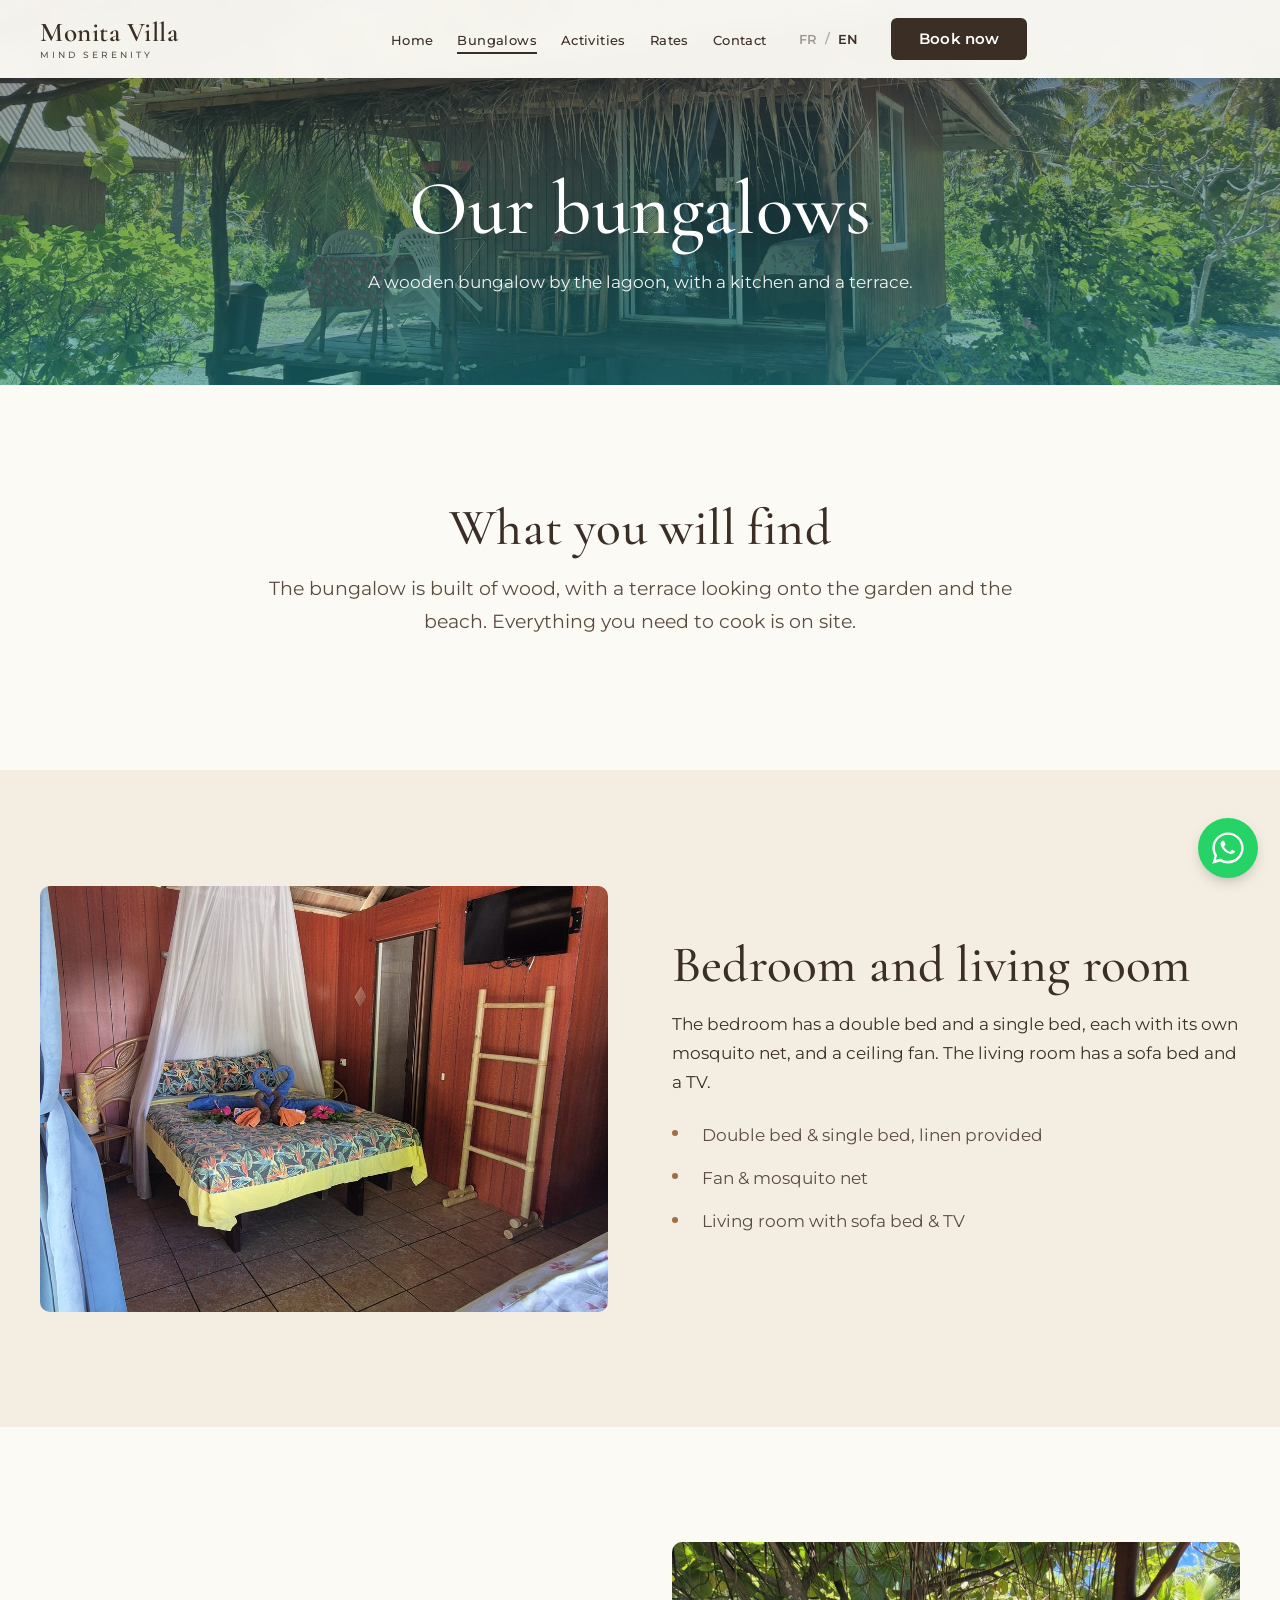
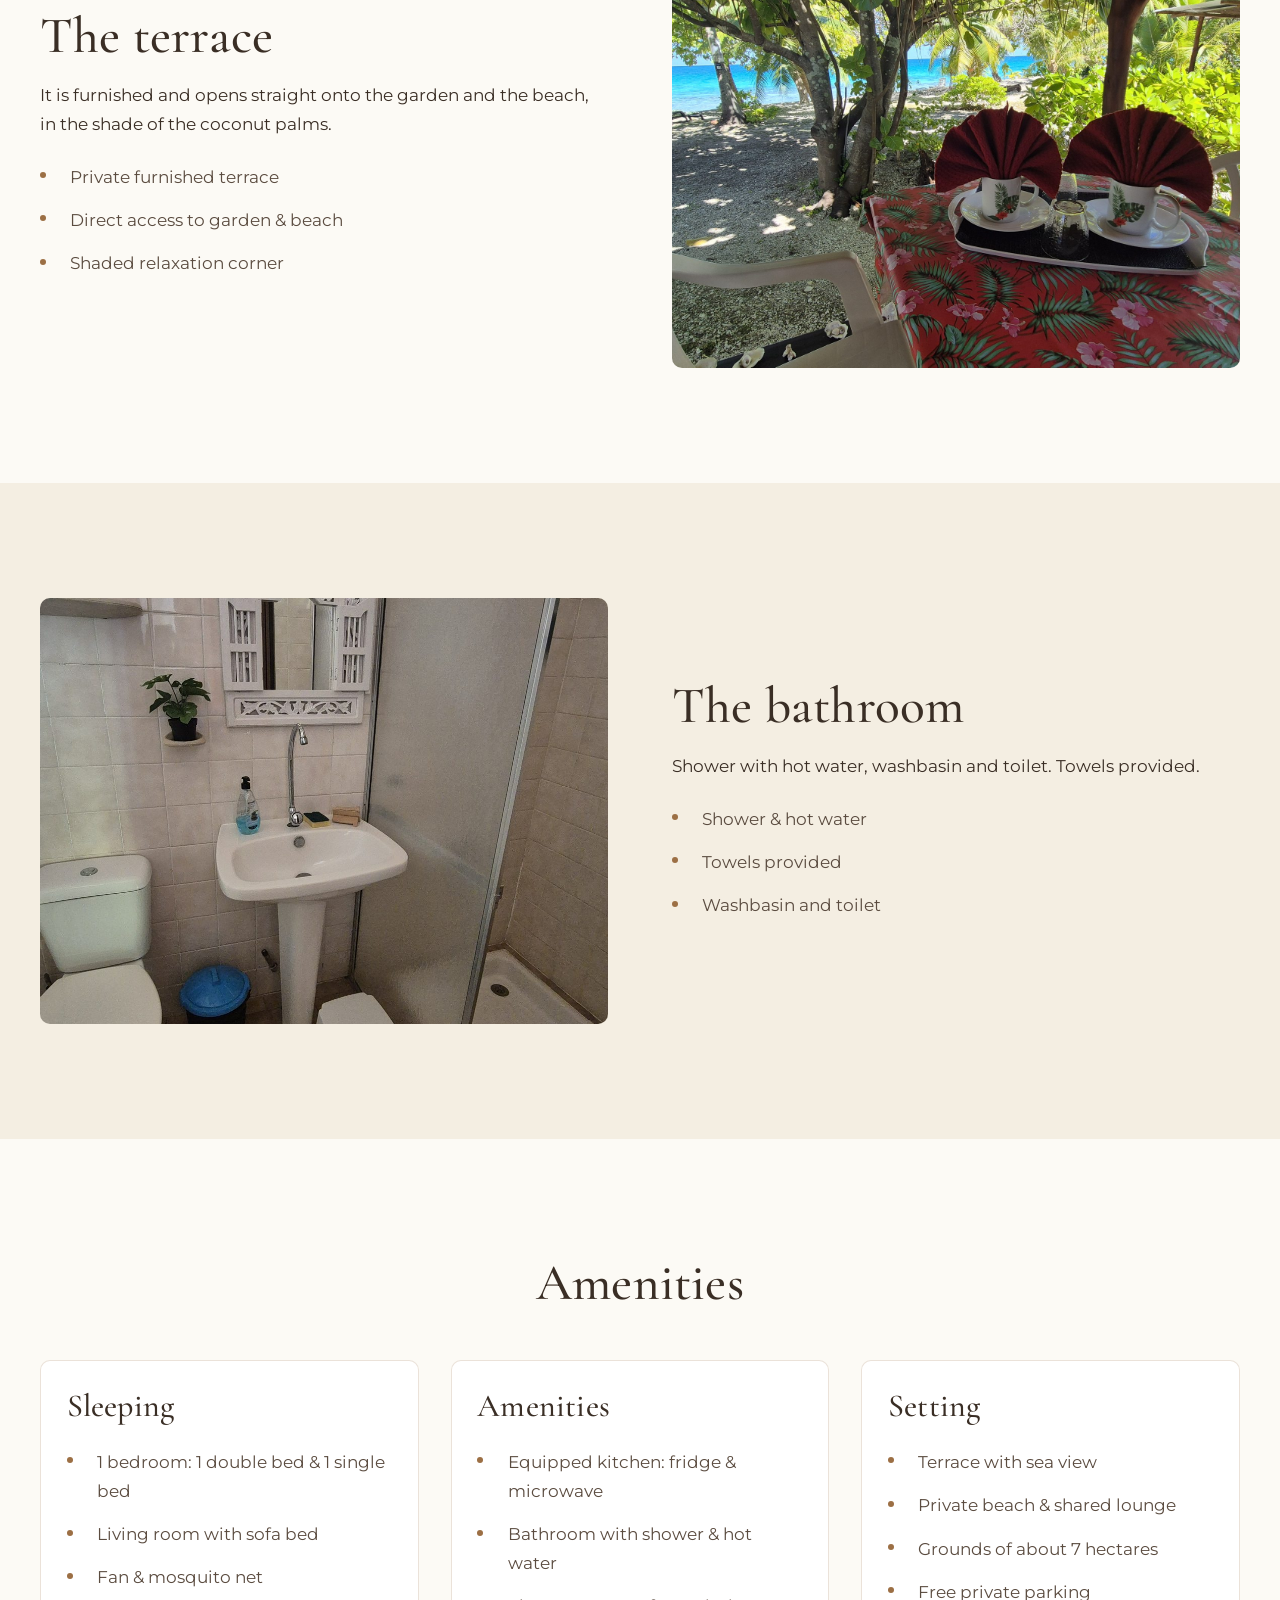
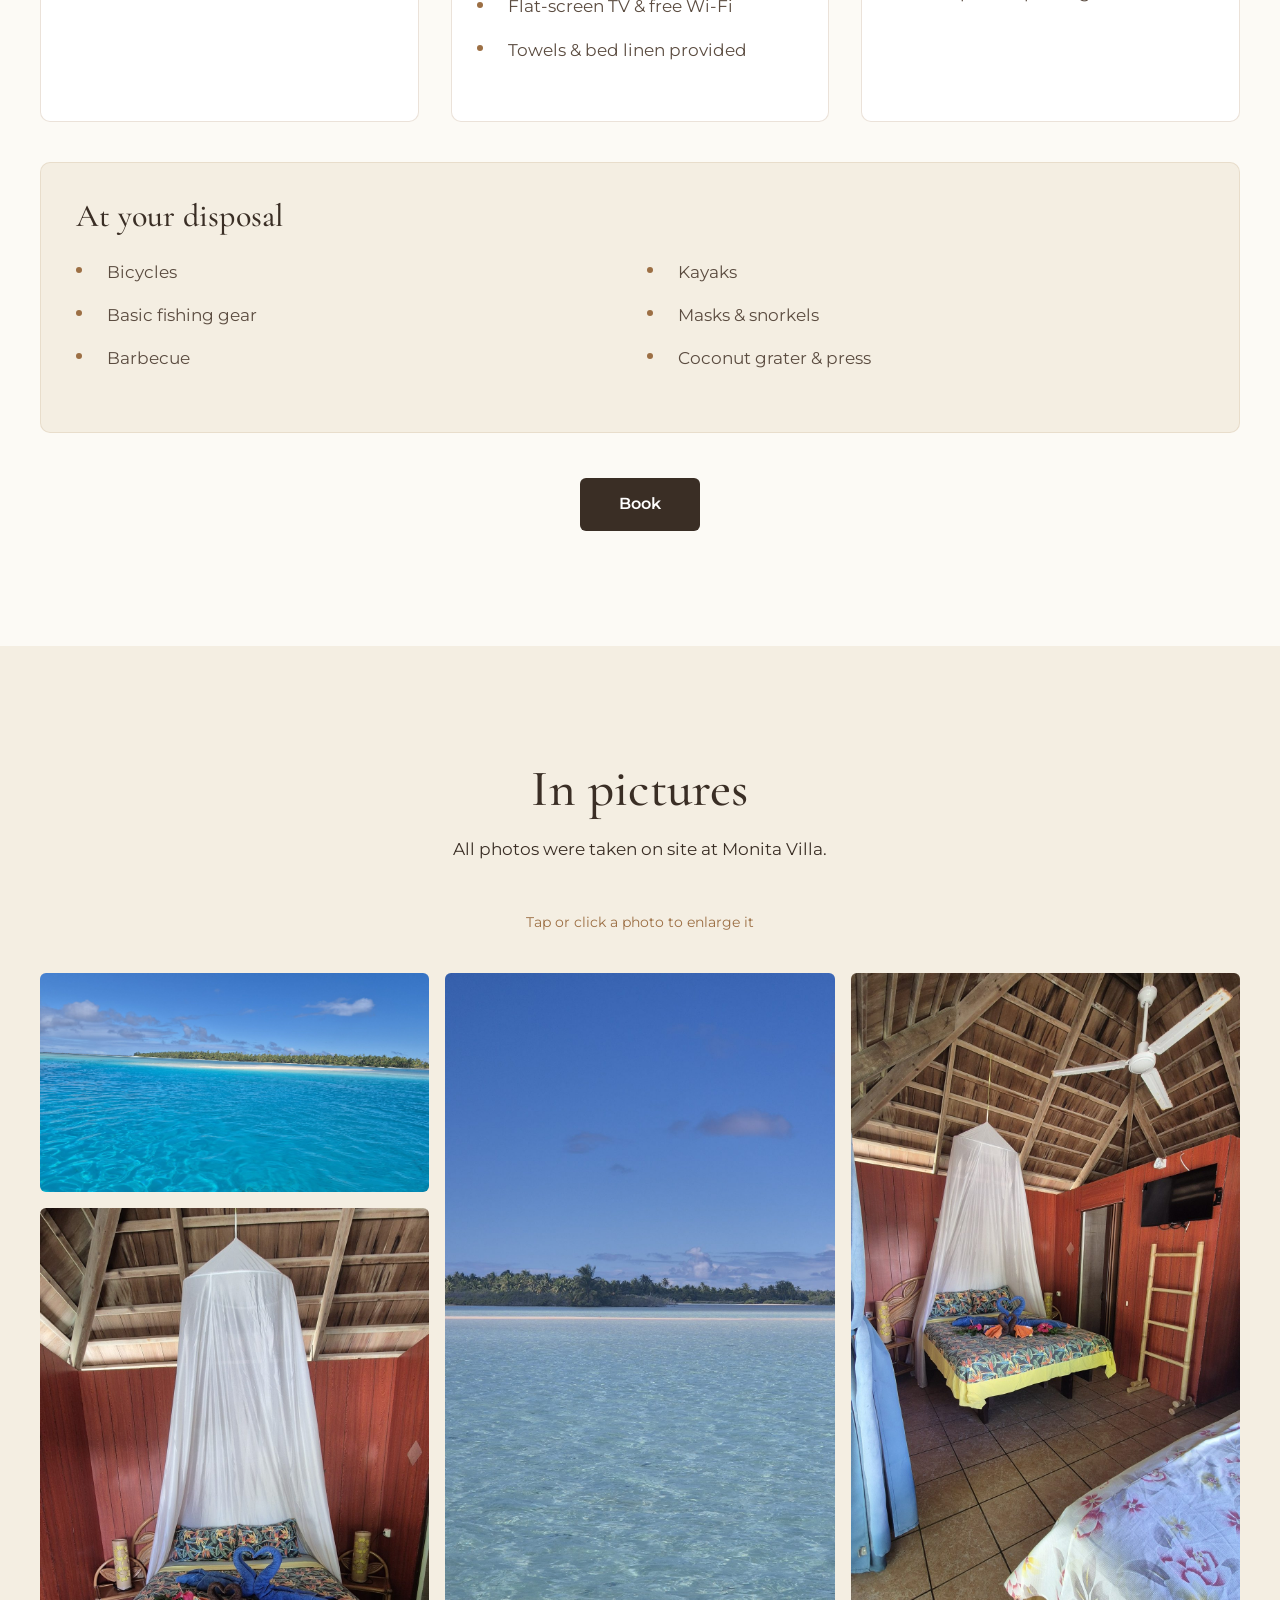
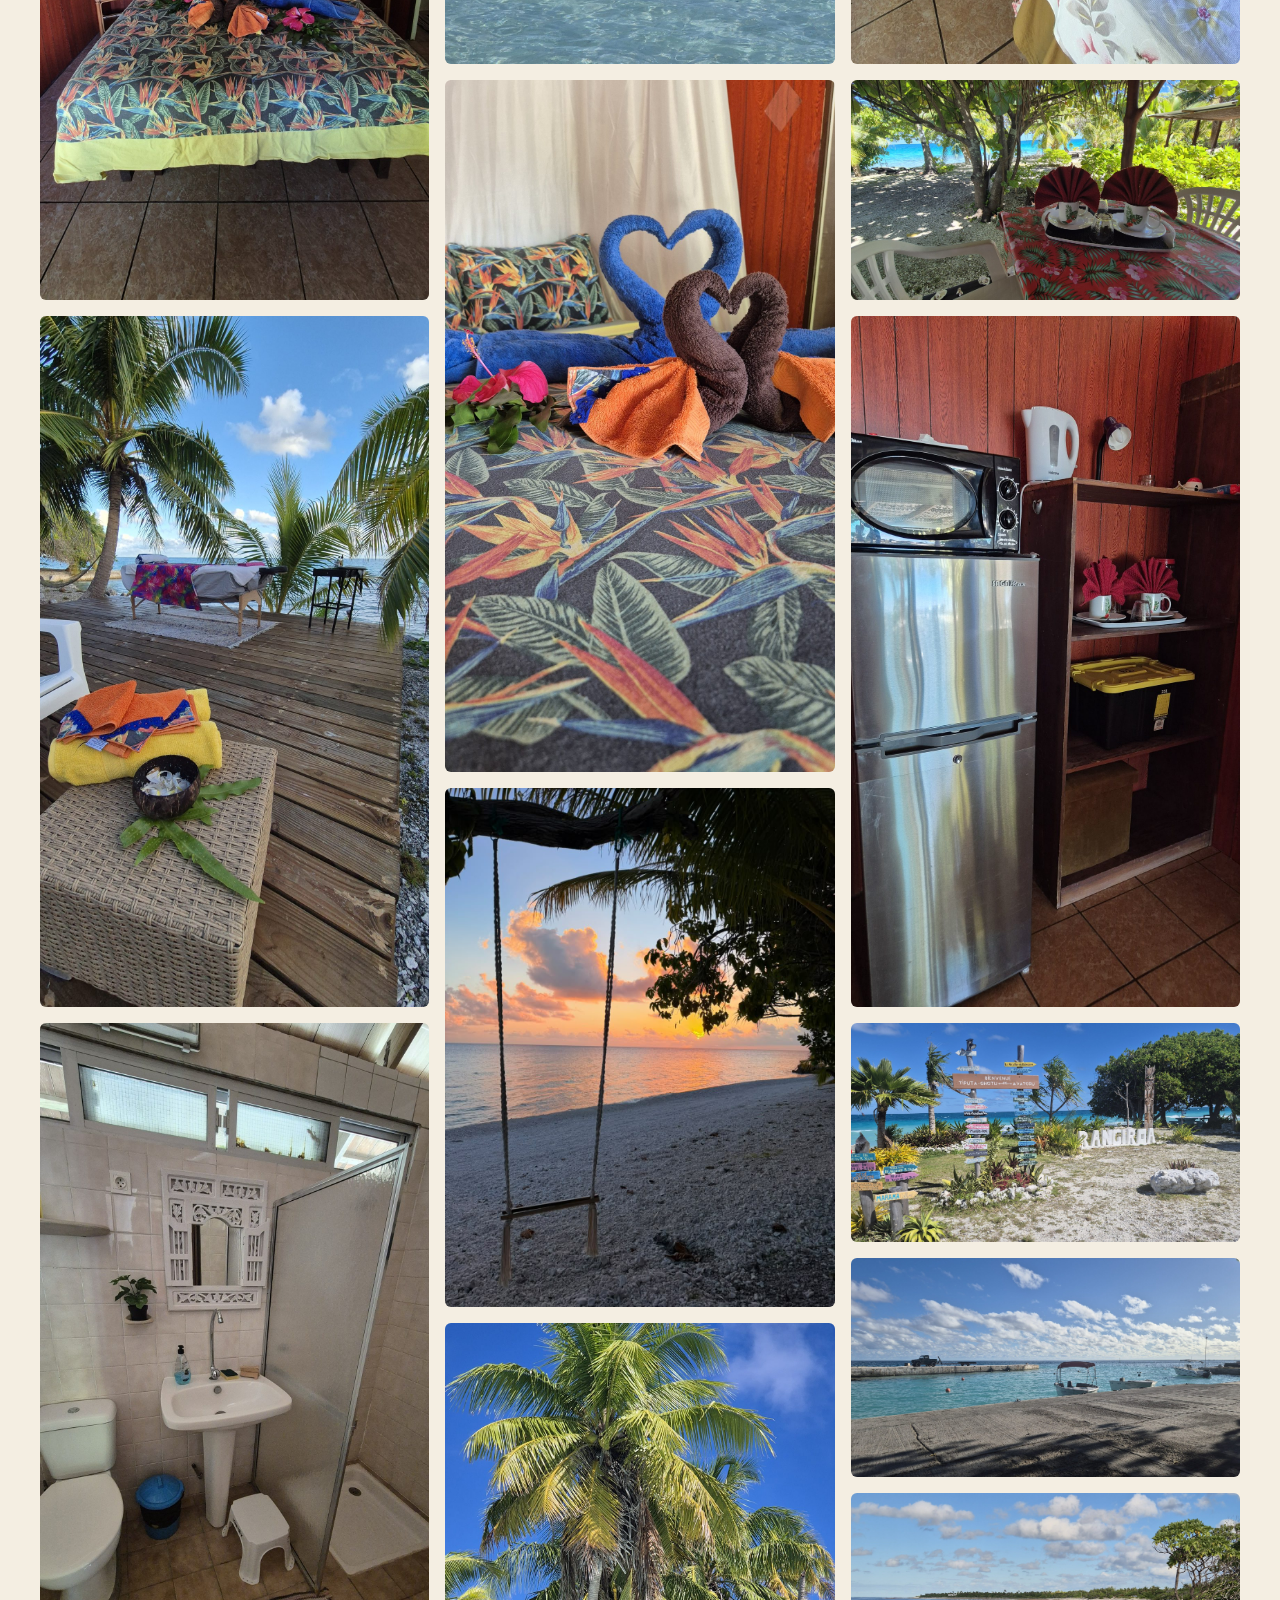
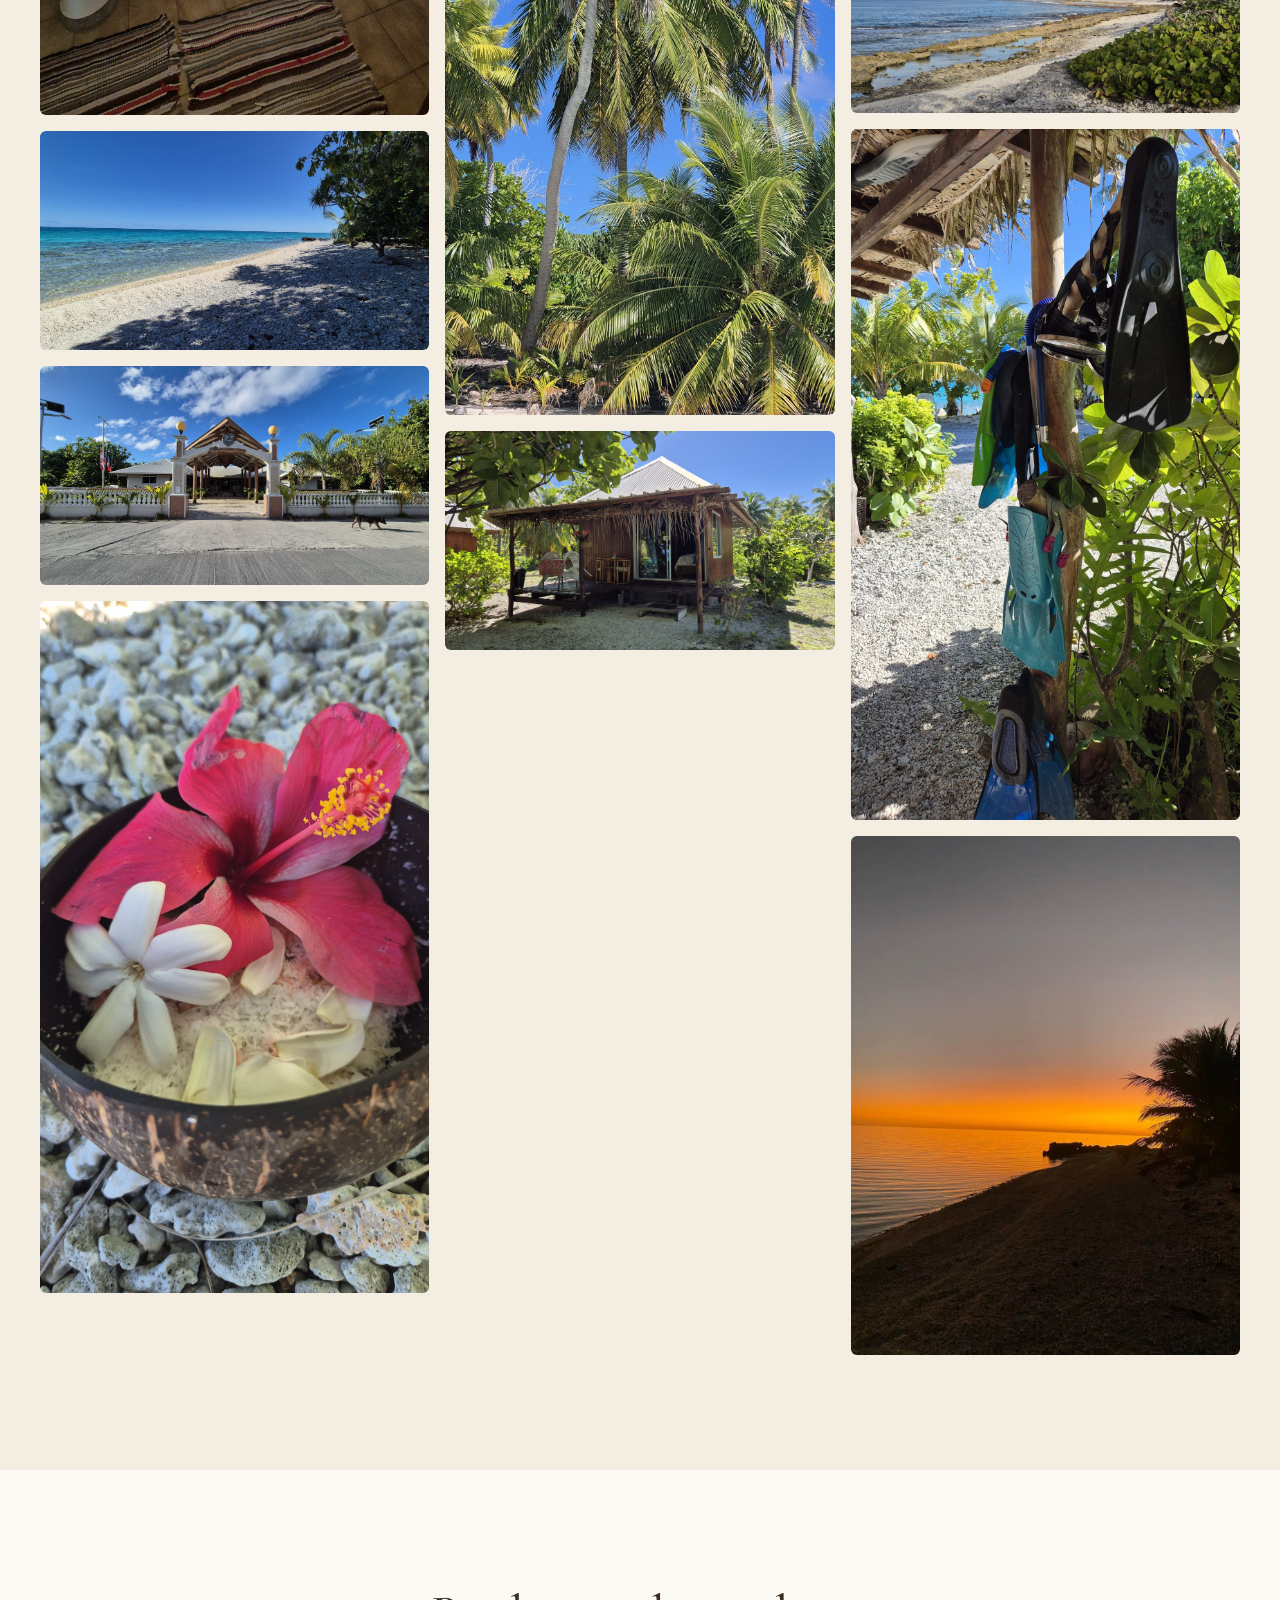
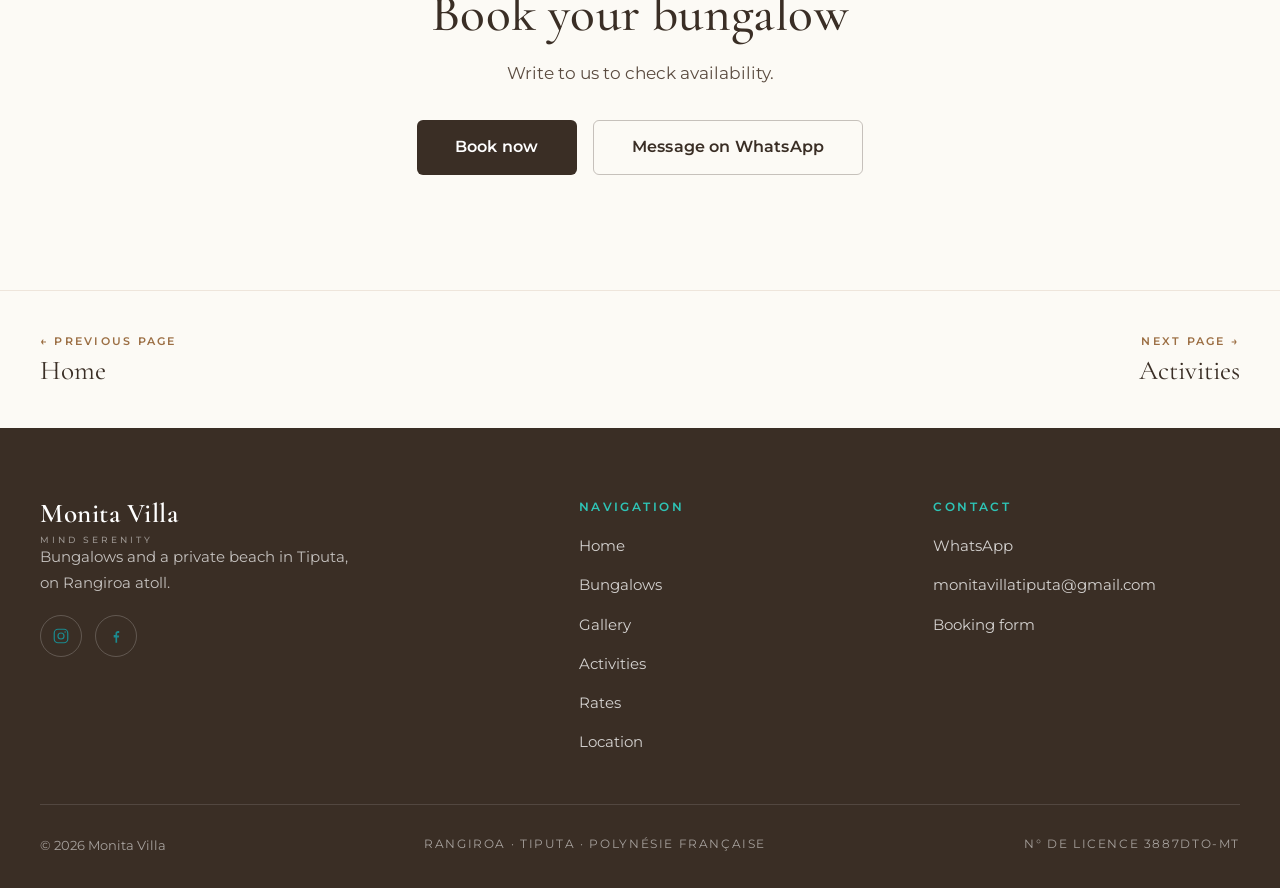
<file: bungalows.html>
<!DOCTYPE html>
<html lang="fr">
<head>
  <meta charset="UTF-8">
  <meta name="viewport" content="width=device-width, initial-scale=1.0">
  <title>Bungalows | Monita Villa · Rangiroa</title>
  <meta name="description" content="Le bungalow de Monita Villa à Tiputa, Rangiroa : chambre avec lit double et lit simple, salon, cuisine équipée, terrasse vue mer. Galerie photo.">
  <!-- Aperçu quand le lien est partagé (WhatsApp, Facebook…) — adresse à mettre à jour avec le nom de domaine -->
  <meta property="og:type" content="website">
  <meta property="og:site_name" content="Monita Villa">
  <meta property="og:title" content="Bungalows | Monita Villa · Rangiroa">
  <meta property="og:description" content="Le bungalow de Monita Villa à Tiputa, Rangiroa : chambre avec lit double et lit simple, salon, cuisine équipée, terrasse vue mer. Galerie photo.">
  <meta property="og:url" content="https://chereatua.github.io/MonitaVilla/bungalows.html">
  <meta property="og:image" content="https://chereatua.github.io/MonitaVilla/PHOTO/partage.jpg">
  <meta property="og:image:width" content="1200">
  <meta property="og:image:height" content="630">
  <meta property="og:image:alt" content="Lagon turquoise de Rangiroa">
  <meta property="og:locale" content="fr_FR">
  <meta property="og:locale:alternate" content="en_US">
  <meta name="twitter:card" content="summary_large_image">
  <!-- Icône d'onglet et icône d'écran d'accueil (iPhone) -->
  <link rel="icon" href="favicon.ico" sizes="any">
  <link rel="apple-touch-icon" href="apple-touch-icon.png">
  <link rel="preconnect" href="https://fonts.googleapis.com">
  <link rel="preconnect" href="https://fonts.gstatic.com" crossorigin>
  <link href="https://fonts.googleapis.com/css2?family=Cormorant+Garamond:ital,wght@0,400;0,500;0,600;1,400&family=Montserrat:wght@400;500;600&display=swap" rel="stylesheet">
  <link rel="stylesheet" href="css/style.css?v=20261103b">
</head>
<body>

  <!-- ================= EN-TÊTE ================= -->
  <header class="site-header solid">
    <div class="container">
      <a class="brand" href="index.html">Monita Villa<small>Mind Serenity</small></a>
      <nav class="nav" aria-label="Navigation principale">
        <ul class="nav-links">
          <li><a href="index.html"        data-fr="Accueil"      data-en="Home">Accueil</a></li>
          <li><a class="active" href="bungalows.html" data-fr="Bungalows" data-en="Bungalows">Bungalows</a></li>
          <li><a href="activites.html"   data-fr="Activités"    data-en="Activities">Activités</a></li>
          <li><a href="tarifs.html"      data-fr="Tarifs"       data-en="Rates">Tarifs</a></li>
          <li><a href="contact.html"     data-fr="Contact"      data-en="Contact">Contact</a></li>
        </ul>
        <div class="lang-switch" role="group" aria-label="Choix de la langue">
          <button data-lang="fr" class="active">FR</button><span class="sep">/</span><button data-lang="en">EN</button>
        </div>
        <a class="btn btn--primary header-cta" href="contact.html" data-fr="Réserver maintenant" data-en="Book now">Réserver maintenant</a>
      </nav>
      <div class="header-tools">
        <div class="lang-switch lang-switch--mobile" role="group" aria-label="Choix de la langue"><button data-lang="fr" class="active">FR</button><span class="sep">/</span><button data-lang="en">EN</button></div>
        <button class="hamburger" aria-label="Ouvrir le menu" aria-expanded="false"><span></span><span></span><span></span></button>
      </div>
    </div>
  </header>

  <!-- ================= HERO DE PAGE ================= -->
  <section class="page-hero">
    <div class="page-hero__media">
      <!-- remplacer par la bonne photo : vue d'ensemble du bungalow -->
      <img src="PHOTO/12.jpg" alt="Bungalow de Monita Villa au bord du lagon" data-fr-alt="Bungalow de Monita Villa au bord du lagon" data-en-alt="Monita Villa bungalow by the lagoon">
    </div>
    <div class="container">
      <h1 data-fr="Nos bungalows" data-en="Our bungalows">Nos bungalows</h1>
      <p data-fr="Un bungalow en bois au bord du lagon, avec cuisine et terrasse." data-en="A wooden bungalow by the lagoon, with a kitchen and a terrace.">Un bungalow en bois au bord du lagon, avec cuisine et terrasse.</p>
    </div>
  </section>

  <!-- ================= DESCRIPTION GÉNÉRALE ================= -->
  <section>
    <div class="narrow" style="text-align:center">
      <h2 data-fr="Ce que vous trouverez sur place" data-en="What you will find">Ce que vous trouverez sur place</h2>
      <p class="lead" data-fr="Le bungalow est construit en bois, avec une terrasse qui donne sur le jardin et la plage. Tout ce qu'il faut pour cuisiner est sur place."
         data-en="The bungalow is built of wood, with a terrace looking onto the garden and the beach. Everything you need to cook is on site.">Le bungalow est construit en bois, avec une terrasse qui donne sur le jardin et la plage. Tout ce qu'il faut pour cuisiner est sur place.</p>
    </div>
  </section>

  <!-- ================= INTÉRIEUR ================= -->
  <section class="section--alt">
    <div class="container">
      <div class="split">
        <div class="split__media">
          <!-- remplacer par la bonne photo : intérieur, lit, séjour -->
          <img src="PHOTO/13.jpg" loading="lazy" alt="Intérieur lumineux du bungalow avec grand lit" data-fr-alt="Intérieur lumineux du bungalow avec grand lit" data-en-alt="Bright bungalow interior with a large bed">
        </div>
        <div>
          <h2 data-fr="La chambre et le salon" data-en="Bedroom and living room">La chambre et le salon</h2>
          <p data-fr="La chambre a un lit double et un lit simple, chacun avec sa moustiquaire, et un ventilateur au plafond. Le salon a un canapé-lit et une télévision."
             data-en="The bedroom has a double bed and a single bed, each with its own mosquito net, and a ceiling fan. The living room has a sofa bed and a TV.">La chambre a un lit double et un lit simple, chacun avec sa moustiquaire, et un ventilateur au plafond. Le salon a un canapé-lit et une télévision.</p>
          <ul class="features">
            <li data-fr="Lit double & lit simple, linge fourni" data-en="Double bed & single bed, linen provided">Lit double &amp; lit simple, linge fourni</li>
            <li data-fr="Ventilateur & moustiquaire" data-en="Fan & mosquito net">Ventilateur &amp; moustiquaire</li>
            <li data-fr="Salon avec canapé-lit & télévision" data-en="Living room with sofa bed & TV">Salon avec canapé-lit &amp; télévision</li>
          </ul>
        </div>
      </div>
    </div>
  </section>

  <!-- ================= EXTÉRIEUR ================= -->
  <section>
    <div class="container">
      <div class="split split--reverse">
        <div class="split__media">
          <!-- remplacer par la bonne photo : terrasse, extérieur -->
          <img src="PHOTO/14.jpg" loading="lazy" alt="Terrasse privée du bungalow ouverte sur le jardin" data-fr-alt="Terrasse privée du bungalow ouverte sur le jardin" data-en-alt="Private bungalow terrace opening onto the garden">
        </div>
        <div>
          <h2 data-fr="La terrasse" data-en="The terrace">La terrasse</h2>
          <p data-fr="Elle est meublée et donne directement sur le jardin et la plage, à l'ombre des cocotiers."
             data-en="It is furnished and opens straight onto the garden and the beach, in the shade of the coconut palms.">Elle est meublée et donne directement sur le jardin et la plage, à l'ombre des cocotiers.</p>
          <ul class="features">
            <li data-fr="Terrasse privée avec mobilier" data-en="Private furnished terrace">Terrasse privée avec mobilier</li>
            <li data-fr="Accès direct au jardin & à la plage" data-en="Direct access to garden & beach">Accès direct au jardin &amp; à la plage</li>
            <li data-fr="Coin détente à l'ombre des cocotiers" data-en="Shaded relaxation corner">Coin détente à l'ombre des cocotiers</li>
          </ul>
        </div>
      </div>
    </div>
  </section>

  <!-- ================= SALLE DE BAIN ================= -->
  <section class="section--alt">
    <div class="container">
      <div class="split">
        <div class="split__media">
          <!-- remplacer par la bonne photo : salle de bain (PHOTO/4.jpg) -->
          <img src="PHOTO/4.jpg" loading="lazy" alt="Salle de bain soignée du bungalow" data-fr-alt="Salle de bain soignée du bungalow" data-en-alt="Tasteful bungalow bathroom">
        </div>
        <div>
          <h2 data-fr="La salle de bain" data-en="The bathroom">La salle de bain</h2>
          <p data-fr="Douche avec eau chaude, lavabo et WC. Serviettes fournies."
             data-en="Shower with hot water, washbasin and toilet. Towels provided.">Douche avec eau chaude, lavabo et WC. Serviettes fournies.</p>
          <ul class="features">
            <li data-fr="Douche & eau chaude" data-en="Shower & hot water">Douche &amp; eau chaude</li>
            <li data-fr="Serviettes fournies" data-en="Towels provided">Serviettes fournies</li>
            <li data-fr="Lavabo et WC" data-en="Washbasin and toilet">Lavabo et WC</li>
          </ul>
        </div>
      </div>
    </div>
  </section>

  <!-- ================= ÉQUIPEMENTS ================= -->
  <section>
    <div class="container">
      <div class="section-head center">
        <h2 data-fr="Équipements" data-en="Amenities">Équipements</h2>
      </div>
      <div class="grid grid-3">
        <article class="card"><div class="card__body">
          <h3 data-fr="Couchage" data-en="Sleeping">Couchage</h3>
          <ul class="features">
            <li data-fr="1 chambre : 1 lit double & 1 lit simple" data-en="1 bedroom: 1 double bed & 1 single bed">1 chambre : 1 lit double &amp; 1 lit simple</li>
            <li data-fr="Salon avec canapé-lit" data-en="Living room with sofa bed">Salon avec canapé-lit</li>
            <li data-fr="Ventilateur & moustiquaire" data-en="Fan & mosquito net">Ventilateur &amp; moustiquaire</li>
          </ul>
        </div></article>
        <article class="card"><div class="card__body">
          <h3 data-fr="Équipements" data-en="Amenities">Équipements</h3>
          <ul class="features">
            <li data-fr="Cuisine équipée : réfrigérateur & micro-ondes" data-en="Equipped kitchen: fridge & microwave">Cuisine équipée : réfrigérateur &amp; micro-ondes</li>
            <li data-fr="Salle de bain avec douche & eau chaude" data-en="Bathroom with shower & hot water">Salle de bain avec douche &amp; eau chaude</li>
            <li data-fr="Télévision à écran plat & Wi-Fi gratuit" data-en="Flat-screen TV & free Wi-Fi">Télévision à écran plat &amp; Wi-Fi gratuit</li>
            <li data-fr="Serviettes & linge de lit fournis" data-en="Towels & bed linen provided">Serviettes &amp; linge de lit fournis</li>
          </ul>
        </div></article>
        <article class="card"><div class="card__body">
          <h3 data-fr="Cadre" data-en="Setting">Cadre</h3>
          <ul class="features">
            <li data-fr="Terrasse avec vue sur la mer" data-en="Terrace with sea view">Terrasse avec vue sur la mer</li>
            <li data-fr="Plage privative & salon commun" data-en="Private beach & shared lounge">Plage privative &amp; salon commun</li>
            <li data-fr="Terrain d'environ 7 hectares" data-en="Grounds of about 7 hectares">Terrain d'environ 7 hectares</li>
            <li data-fr="Parking privé gratuit" data-en="Free private parking">Parking privé gratuit</li>
          </ul>
        </div></article>
      </div>

      <!-- Équipements & loisirs mis à disposition -->
      <div class="conditions" style="margin-top:2.5rem">
        <h3 data-fr="Mis à votre disposition" data-en="At your disposal">Mis à votre disposition</h3>
        <ul class="features" style="grid-template-columns:1fr 1fr">
          <li data-fr="Vélos" data-en="Bicycles">Vélos</li>
          <li data-fr="Kayaks" data-en="Kayaks">Kayaks</li>
          <li data-fr="Petit matériel de pêche" data-en="Basic fishing gear">Petit matériel de pêche</li>
          <li data-fr="Masques & tubas" data-en="Masks & snorkels">Masques &amp; tubas</li>
          <li data-fr="Barbecue" data-en="Barbecue">Barbecue</li>
          <li data-fr="Râpe & presse à coco" data-en="Coconut grater & press">Râpe &amp; presse à coco</li>
        </ul>
      </div>

      <div style="text-align:center; margin-top:2.8rem">
        <a class="btn btn--primary btn--lg" href="contact.html" data-fr="Réserver" data-en="Book">Réserver</a>
      </div>
    </div>
  </section>

  <!-- ================= GALERIE (ancienne page galerie.html) ================= -->
  <section id="galerie" class="section--alt">
    <div class="container">
      <div class="section-head center">
        <h2 data-fr="En images" data-en="In pictures">En images</h2>
        <p data-fr="Toutes les photos ont été prises sur place, à Monita Villa." data-en="All photos were taken on site at Monita Villa.">Toutes les photos ont été prises sur place, à Monita Villa.</p>
      </div>
      <p style="text-align:center;color:var(--bois-naturel);font-size:.85rem;margin-bottom:2.4rem"
         data-fr="Touchez ou cliquez sur une photo pour l'agrandir" data-en="Tap or click a photo to enlarge it">Touchez ou cliquez sur une photo pour l'agrandir</p>

      <div class="mosaic">
        <!-- remplacer chaque image par la bonne photo (PHOTO/1.jpg … PHOTO/20.jpg) -->
        <figure data-lightbox><img src="PHOTO/1.jpg"  loading="lazy" alt="Plage privative et lagon" data-fr-alt="Plage privative et lagon" data-en-alt="Private beach and lagoon"></figure>
        <figure data-lightbox><img src="PHOTO/2.jpg"  loading="lazy" alt="Intérieur d'un bungalow" data-fr-alt="Intérieur d'un bungalow" data-en-alt="Bungalow interior"></figure>
        <figure data-lightbox><img src="PHOTO/3.jpg"  loading="lazy" alt="Terrasse extérieure" data-fr-alt="Terrasse extérieure" data-en-alt="Outdoor terrace"></figure>
        <figure data-lightbox><img src="PHOTO/4.jpg"  loading="lazy" alt="Salle de bain du bungalow" data-fr-alt="Salle de bain du bungalow" data-en-alt="Bungalow bathroom"></figure>
        <figure data-lightbox><img src="PHOTO/5.jpg"  loading="lazy" alt="Eaux cristallines du lagon" data-fr-alt="Eaux cristallines du lagon" data-en-alt="Crystal-clear lagoon waters"></figure>
        <figure data-lightbox><img src="PHOTO/6.jpg"  loading="lazy" alt="Cocoteraie et terrain" data-fr-alt="Cocoteraie et terrain" data-en-alt="Coconut grove and grounds"></figure>
        <figure data-lightbox><img src="PHOTO/7.jpg"  loading="lazy" alt="Hibiscus et tiaré, accueil polynésien" data-fr-alt="Hibiscus et tiaré, accueil polynésien" data-en-alt="Hibiscus and tiare, a Polynesian welcome"></figure>
        <figure data-lightbox><img src="PHOTO/8.jpg"  loading="lazy" alt="Vue du lagon" data-fr-alt="Vue du lagon" data-en-alt="Lagoon view"></figure>
        <figure data-lightbox><img src="PHOTO/9.jpg"  loading="lazy" alt="Détail du bungalow" data-fr-alt="Détail du bungalow" data-en-alt="Bungalow detail"></figure>
        <figure data-lightbox><img src="PHOTO/10.jpg" loading="lazy" alt="Coucher de soleil et balançoire sur la plage" data-fr-alt="Coucher de soleil et balançoire sur la plage" data-en-alt="Sunset and beach swing"></figure>
        <figure data-lightbox><img src="PHOTO/11.jpg" loading="lazy" alt="Cocotiers au bord de l'eau" data-fr-alt="Cocotiers au bord de l'eau" data-en-alt="Palms by the water"></figure>
        <figure data-lightbox><img src="PHOTO/12.jpg" loading="lazy" alt="Bungalow au bord du lagon" data-fr-alt="Bungalow au bord du lagon" data-en-alt="Bungalow by the lagoon"></figure>
        <figure data-lightbox><img src="PHOTO/13.jpg" loading="lazy" alt="Intérieur lumineux" data-fr-alt="Intérieur lumineux" data-en-alt="Bright interior"></figure>
        <figure data-lightbox><img src="PHOTO/14.jpg" loading="lazy" alt="Terrasse privée" data-fr-alt="Terrasse privée" data-en-alt="Private terrace"></figure>
        <figure data-lightbox><img src="PHOTO/15.jpg" loading="lazy" alt="Coin cuisine équipé" data-fr-alt="Coin cuisine équipé" data-en-alt="Equipped kitchenette"></figure>
        <figure data-lightbox><img src="PHOTO/16.jpg" loading="lazy" alt="Ambiance tropicale" data-fr-alt="Ambiance tropicale" data-en-alt="Tropical atmosphere"></figure>
        <figure data-lightbox><img src="PHOTO/17.jpg" loading="lazy" alt="Passe de Tiputa" data-fr-alt="Passe de Tiputa" data-en-alt="Tiputa pass"></figure>
        <figure data-lightbox><img src="PHOTO/18.jpg" loading="lazy" alt="Motu et lagon" data-fr-alt="Motu et lagon" data-en-alt="Motu and lagoon"></figure>
        <figure data-lightbox><img src="PHOTO/19.jpg" loading="lazy" alt="Kayak sur le lagon" data-fr-alt="Kayak sur le lagon" data-en-alt="Kayak on the lagoon"></figure>
        <figure data-lightbox><img src="PHOTO/20.jpg" loading="lazy" alt="Ciel orangé au coucher du soleil sur le lagon" data-fr-alt="Ciel orangé au coucher du soleil sur le lagon" data-en-alt="Orange sky at sunset over the lagoon"></figure>
      </div>
    </div>
  </section>

  <!-- ================= CTA FINAL ================= -->
  <section class="cta-band">
    <div class="container">
      <h2 data-fr="Réservez votre bungalow" data-en="Book your bungalow">Réservez votre bungalow</h2>
      <p data-fr="Écrivez-nous pour connaître les disponibilités." data-en="Write to us to check availability.">Écrivez-nous pour connaître les disponibilités.</p>
      <div class="hero__actions">
        <a class="btn btn--primary btn--lg" href="contact.html" data-fr="Réserver maintenant" data-en="Book now">Réserver maintenant</a>
        <a class="btn btn--ghost btn--lg" href="https://wa.me/68987000507?text=Iaorana%2C%20je%20souhaite%20des%20informations%20sur%20Monita%20Villa" target="_blank" rel="noopener" data-fr="Écrire sur WhatsApp" data-en="Message on WhatsApp">Écrire sur WhatsApp</a>
      </div>
    </div>
  </section>

  <!-- ================= PAGE PRÉCÉDENTE / SUIVANTE ================= -->
  <nav class="page-nav" aria-label="Pages précédente et suivante">
    <div class="container page-nav__inner">
      <a class="page-nav__link page-nav__link--prev" href="index.html"><span class="page-nav__label" data-fr="← Page précédente" data-en="← Previous page">← Page précédente</span><span class="page-nav__title" data-fr="Accueil" data-en="Home">Accueil</span></a>
      <a class="page-nav__link page-nav__link--next" href="activites.html"><span class="page-nav__label" data-fr="Page suivante →" data-en="Next page →">Page suivante →</span><span class="page-nav__title" data-fr="Activités" data-en="Activities">Activités</span></a>
    </div>
  </nav>

  <!-- ================= PIED DE PAGE ================= -->
  <footer class="site-footer">
    <div class="container">
      <div class="footer-grid">
        <div class="footer-about">
          <span class="brand">Monita Villa<small>Mind Serenity</small></span>
          <p data-fr="Bungalows et plage privée à Tiputa, sur l'atoll de Rangiroa."
             data-en="Bungalows and a private beach in Tiputa, on Rangiroa atoll.">Bungalows et plage privée à Tiputa, sur l'atoll de Rangiroa.</p>
          <div class="footer-socials">
            <a href="https://www.instagram.com/rairoamonitavilla/" aria-label="Instagram" target="_blank" rel="noopener"><svg viewBox="0 0 24 24" fill="none" stroke="currentColor" stroke-width="1.6"><rect x="3" y="3" width="18" height="18" rx="5"/><circle cx="12" cy="12" r="4"/><circle cx="17.5" cy="6.5" r="1" fill="currentColor" stroke="none"/></svg></a>
            <a href="https://www.facebook.com/monitavillatiputa?locale=fr_FR" aria-label="Facebook" target="_blank" rel="noopener"><svg viewBox="0 0 24 24" fill="currentColor"><path d="M13.5 21v-7h2.3l.4-2.8h-2.7V9.4c0-.8.2-1.4 1.4-1.4h1.4V5.5C16.4 5.4 15.6 5.3 14.7 5.3c-2 0-3.4 1.2-3.4 3.5v1.9H8.9V14h2.4v7h2.2z"/></svg></a>
          </div>
        </div>
        <div class="footer-col">
          <h4 data-fr="Navigation" data-en="Navigation">Navigation</h4>
          <ul>
            <li><a href="index.html" data-fr="Accueil" data-en="Home">Accueil</a></li>
            <li><a href="bungalows.html" data-fr="Bungalows" data-en="Bungalows">Bungalows</a></li>
            <li><a href="#galerie" data-fr="Galerie" data-en="Gallery">Galerie</a></li>
            <li><a href="activites.html" data-fr="Activités" data-en="Activities">Activités</a></li>
            <li><a href="tarifs.html" data-fr="Tarifs" data-en="Rates">Tarifs</a></li>
            <li><a href="contact.html#localisation" data-fr="Localisation" data-en="Location">Localisation</a></li>
          </ul>
        </div>
        <div class="footer-col">
          <h4 data-fr="Contact" data-en="Contact">Contact</h4>
          <ul>
            <li><a href="https://wa.me/68987000507?text=Iaorana%2C%20je%20souhaite%20des%20informations%20sur%20Monita%20Villa" target="_blank" rel="noopener">WhatsApp</a></li>
            <li><a href="mailto:monitavillatiputa@gmail.com">monitavillatiputa@gmail.com</a></li>
            <li><a href="contact.html" data-fr="Formulaire de réservation" data-en="Booking form">Formulaire de réservation</a></li>
          </ul>
        </div>
      </div>
      <div class="footer-bottom">
        <span>© <span id="year"></span> Monita Villa</span>
        <span class="place">Rangiroa · Tiputa · Polynésie française</span>
        <span class="place">N° de licence 3887DTO-MT</span>
      </div>
    </div>
  </footer>

  <a class="wa-float" href="https://wa.me/68987000507?text=Iaorana%2C%20je%20souhaite%20des%20informations%20sur%20Monita%20Villa" target="_blank" rel="noopener" aria-label="Contacter Monita Villa sur WhatsApp">
    <svg viewBox="0 0 32 32" fill="#fff"><path d="M16 .4C7.4.4.4 7.4.4 16c0 2.8.8 5.5 2.2 7.9L.3 31.7l8-2.1c2.3 1.2 4.9 1.9 7.7 1.9 8.6 0 15.6-7 15.6-15.6S24.6.4 16 .4zm0 28.4c-2.5 0-4.9-.7-7-1.9l-.5-.3-4.7 1.2 1.3-4.6-.3-.5a12.7 12.7 0 0 1-2-6.8C2.8 8.7 8.7 2.8 16 2.8S29.2 8.7 29.2 16 23.3 28.8 16 28.8zm7.2-9.6c-.4-.2-2.3-1.1-2.7-1.3-.4-.1-.6-.2-.9.2-.3.4-1 1.3-1.2 1.5-.2.2-.4.3-.8.1-.4-.2-1.7-.6-3.2-2-1.2-1-2-2.4-2.2-2.8-.2-.4 0-.6.2-.8l.6-.7c.2-.2.3-.4.4-.6.1-.2 0-.5 0-.7l-1.2-2.8c-.3-.7-.6-.6-.9-.6h-.7c-.2 0-.6.1-.9.5-.3.4-1.2 1.2-1.2 2.9s1.2 3.3 1.4 3.6c.2.3 2.5 3.8 6 5.3.8.4 1.5.6 2 .7.8.3 1.6.2 2.2.1.7-.1 2.3-.9 2.6-1.8.3-.9.3-1.6.2-1.8-.1-.2-.3-.3-.7-.5z"/></svg>
  </a>

  <script>document.getElementById('year').textContent = new Date().getFullYear();</script>
  <script src="js/main.js?v=20261103b"></script>
</body>
</html>
</file>
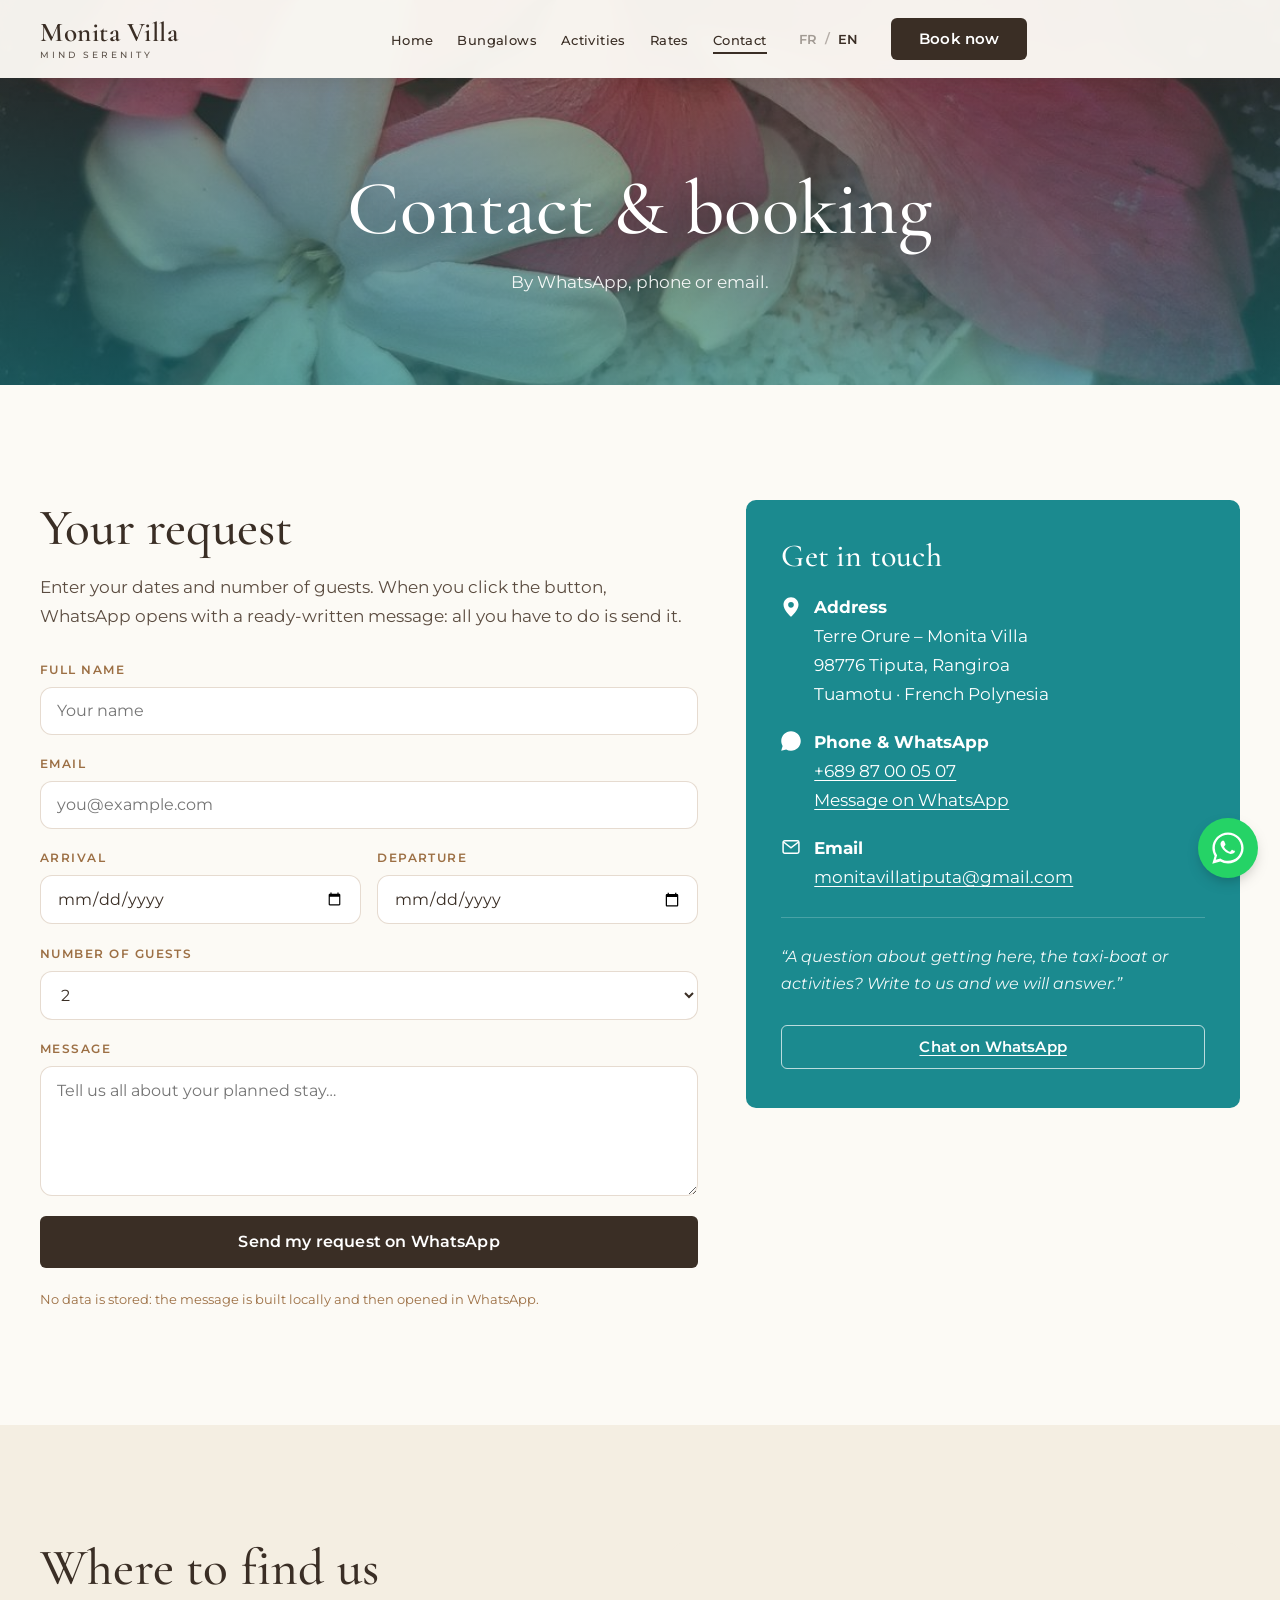
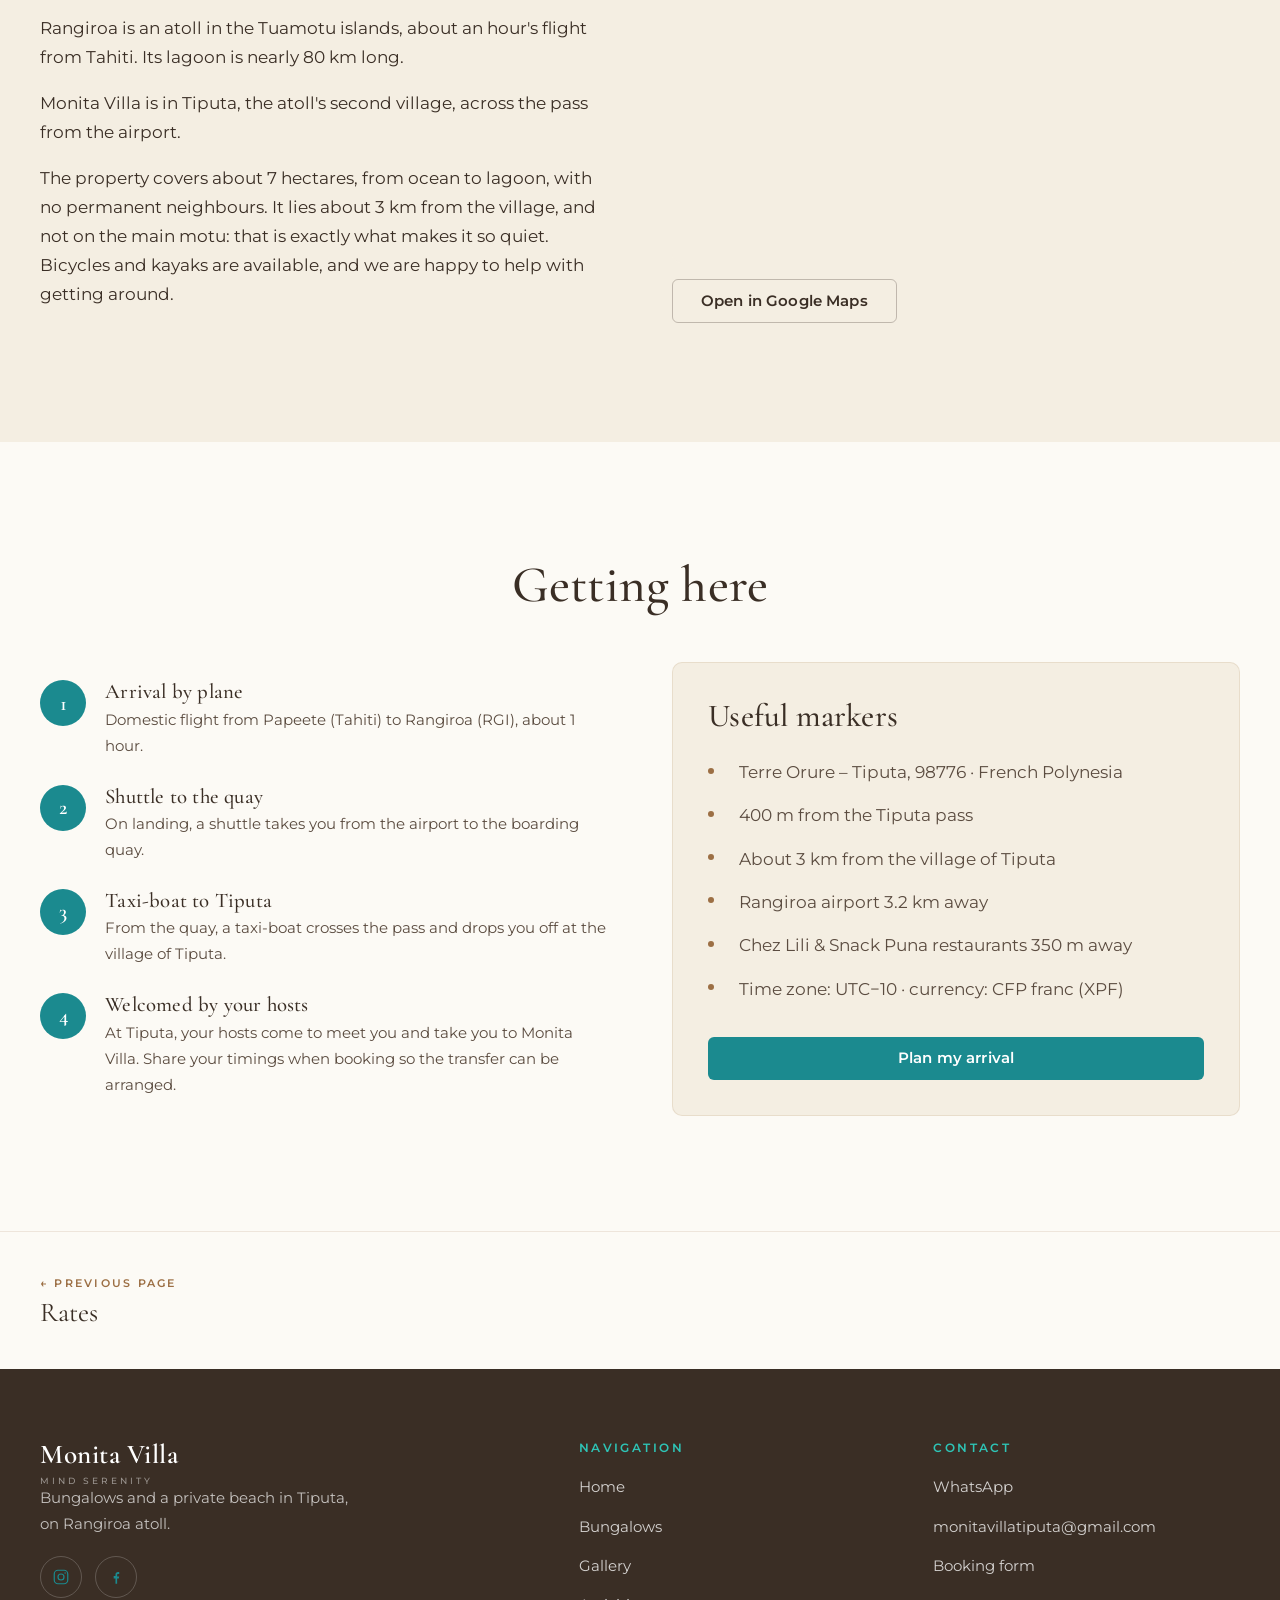
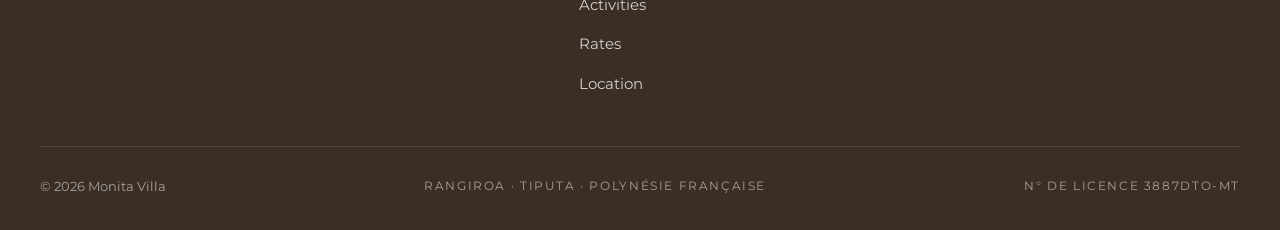
<file: contact.html>
<!DOCTYPE html>
<html lang="fr">
<head>
  <meta charset="UTF-8">
  <meta name="viewport" content="width=device-width, initial-scale=1.0">
  <title>Contact & réservation | Monita Villa · Rangiroa</title>
  <meta name="description" content="Réserver à Monita Villa, Tiputa (Rangiroa) : formulaire WhatsApp, téléphone, e-mail, carte et accès depuis l'aéroport.">
  <!-- Aperçu quand le lien est partagé (WhatsApp, Facebook…) — adresse à mettre à jour avec le nom de domaine -->
  <meta property="og:type" content="website">
  <meta property="og:site_name" content="Monita Villa">
  <meta property="og:title" content="Contact &amp; réservation | Monita Villa · Rangiroa">
  <meta property="og:description" content="Réserver à Monita Villa, Tiputa (Rangiroa) : formulaire WhatsApp, téléphone, e-mail, carte et accès depuis l&#x27;aéroport.">
  <meta property="og:url" content="https://chereatua.github.io/MonitaVilla/contact.html">
  <meta property="og:image" content="https://chereatua.github.io/MonitaVilla/PHOTO/partage.jpg">
  <meta property="og:image:width" content="1200">
  <meta property="og:image:height" content="630">
  <meta property="og:image:alt" content="Lagon turquoise de Rangiroa">
  <meta property="og:locale" content="fr_FR">
  <meta property="og:locale:alternate" content="en_US">
  <meta name="twitter:card" content="summary_large_image">
  <!-- Icône d'onglet et icône d'écran d'accueil (iPhone) -->
  <link rel="icon" href="favicon.ico" sizes="any">
  <link rel="apple-touch-icon" href="apple-touch-icon.png">
  <link rel="preconnect" href="https://fonts.googleapis.com">
  <link rel="preconnect" href="https://fonts.gstatic.com" crossorigin>
  <link href="https://fonts.googleapis.com/css2?family=Cormorant+Garamond:ital,wght@0,400;0,500;0,600;1,400&family=Montserrat:wght@400;500;600&display=swap" rel="stylesheet">
  <link rel="stylesheet" href="css/style.css?v=20261103b">
</head>
<body>

  <!-- ================= EN-TÊTE ================= -->
  <header class="site-header solid">
    <div class="container">
      <a class="brand" href="index.html">Monita Villa<small>Mind Serenity</small></a>
      <nav class="nav" aria-label="Navigation principale">
        <ul class="nav-links">
          <li><a href="index.html"        data-fr="Accueil"      data-en="Home">Accueil</a></li>
          <li><a href="bungalows.html"   data-fr="Bungalows"    data-en="Bungalows">Bungalows</a></li>
          <li><a href="activites.html"   data-fr="Activités"    data-en="Activities">Activités</a></li>
          <li><a href="tarifs.html"      data-fr="Tarifs"       data-en="Rates">Tarifs</a></li>
          <li><a class="active" href="contact.html" data-fr="Contact" data-en="Contact">Contact</a></li>
        </ul>
        <div class="lang-switch" role="group" aria-label="Choix de la langue">
          <button data-lang="fr" class="active">FR</button><span class="sep">/</span><button data-lang="en">EN</button>
        </div>
        <a class="btn btn--primary header-cta" href="contact.html" data-fr="Réserver maintenant" data-en="Book now">Réserver maintenant</a>
      </nav>
      <div class="header-tools">
        <div class="lang-switch lang-switch--mobile" role="group" aria-label="Choix de la langue"><button data-lang="fr" class="active">FR</button><span class="sep">/</span><button data-lang="en">EN</button></div>
        <button class="hamburger" aria-label="Ouvrir le menu" aria-expanded="false"><span></span><span></span><span></span></button>
      </div>
    </div>
  </header>

  <!-- ================= HERO DE PAGE ================= -->
  <section class="page-hero">
    <div class="page-hero__media">
      <!-- remplacer par la bonne photo : ambiance accueillante -->
      <img src="PHOTO/7.jpg" alt="Accueil à Monita Villa" data-fr-alt="Accueil à Monita Villa" data-en-alt="Welcome at Monita Villa">
    </div>
    <div class="container">
      <h1 data-fr="Contact & réservation" data-en="Contact & booking">Contact &amp; réservation</h1>
      <p data-fr="Par WhatsApp, par téléphone ou par e-mail." data-en="By WhatsApp, phone or email.">Par WhatsApp, par téléphone ou par e-mail.</p>
    </div>
  </section>

  <!-- ================= FORMULAIRE + INFOS ================= -->
  <section id="reservation">
    <div class="container">
      <div class="contact-grid">

        <!-- Champs (PAS de balise <form> : un bouton compose un message WhatsApp pré-rempli) -->
        <div>
          <h2 data-fr="Votre demande" data-en="Your request">Votre demande</h2>
          <p style="color:#5b4c40" data-fr="Indiquez vos dates et le nombre de personnes. En cliquant sur le bouton, WhatsApp s'ouvre avec un message déjà rédigé, il ne vous reste qu'à l'envoyer."
             data-en="Enter your dates and number of guests. When you click the button, WhatsApp opens with a ready-written message: all you have to do is send it.">
             Indiquez vos dates et le nombre de personnes. En cliquant sur le bouton, WhatsApp s'ouvre avec un message déjà rédigé, il ne vous reste qu'à l'envoyer.</p>

          <div class="field-set" style="margin-top:1.8rem">
            <div class="field">
              <label for="f-nom" data-fr="Nom complet" data-en="Full name">Nom complet</label>
              <input type="text" id="f-nom" data-fr-placeholder="Votre nom" data-en-placeholder="Your name" placeholder="Votre nom">
            </div>
            <div class="field">
              <label for="f-email" data-fr="E-mail" data-en="Email">E-mail</label>
              <input type="email" id="f-email" data-fr-placeholder="vous@exemple.com" data-en-placeholder="you@example.com" placeholder="vous@exemple.com">
            </div>
            <div class="field row">
              <div class="field">
                <label for="f-arrivee" data-fr="Arrivée" data-en="Arrival">Arrivée</label>
                <input type="date" id="f-arrivee">
              </div>
              <div class="field">
                <label for="f-depart" data-fr="Départ" data-en="Departure">Départ</label>
                <input type="date" id="f-depart">
              </div>
            </div>
            <div class="field">
              <label for="f-personnes" data-fr="Nombre de personnes" data-en="Number of guests">Nombre de personnes</label>
              <select id="f-personnes">
                <option value="1">1</option>
                <option value="2" selected>2</option>
                <option value="3">3</option>
                <option value="4">4</option>
                <option value="5+" data-fr="5 ou plus" data-en="5 or more">5 ou plus</option>
              </select>
            </div>
            <div class="field">
              <label for="f-message" data-fr="Message" data-en="Message">Message</label>
              <textarea id="f-message" data-fr-placeholder="Dites-nous tout sur votre projet de séjour…" data-en-placeholder="Tell us all about your planned stay…" placeholder="Dites-nous tout sur votre projet de séjour…"></textarea>
            </div>
            <button type="button" id="send-whatsapp" class="btn btn--primary btn--lg" style="justify-content:center"
                    data-fr="Envoyer ma demande sur WhatsApp" data-en="Send my request on WhatsApp">Envoyer ma demande sur WhatsApp</button>
            <p style="font-size:.82rem;color:var(--bois-naturel);margin:0"
               data-fr="Aucune donnée n'est stockée : le message est composé localement puis ouvert dans WhatsApp."
               data-en="No data is stored: the message is built locally and then opened in WhatsApp.">Aucune donnée n'est stockée : le message est composé localement puis ouvert dans WhatsApp.</p>
          </div>
        </div>

        <!-- Coordonnées directes + mot d'accueil -->
        <aside class="contact-info">
          <h3 data-fr="Coordonnées" data-en="Get in touch">Coordonnées</h3>

          <div class="info-item">
            <svg width="20" height="20" viewBox="0 0 24 24" fill="#fff"><path d="M12 .4C7 .4 3 4.4 3 9.3c0 6.3 8.2 13.9 8.6 14.2.2.2.6.2.8 0C12.8 23.2 21 15.6 21 9.3 21 4.4 17 .4 12 .4zm0 12.4a3.4 3.4 0 1 1 0-6.8 3.4 3.4 0 0 1 0 6.8z"/></svg>
            <div><strong data-fr="Adresse" data-en="Address">Adresse</strong><br>
              <span data-fr="Terre Orure – Monita Villa<br>98776 Tiputa, Rangiroa<br>Tuamotu · Polynésie française" data-en="Terre Orure – Monita Villa<br>98776 Tiputa, Rangiroa<br>Tuamotu · French Polynesia">Terre Orure – Monita Villa<br>98776 Tiputa, Rangiroa<br>Tuamotu · Polynésie française</span></div>
          </div>

          <div class="info-item">
            <svg width="20" height="20" viewBox="0 0 32 32" fill="#fff"><path d="M16 .4C7.4.4.4 7.4.4 16c0 2.8.8 5.5 2.2 7.9L.3 31.7l8-2.1c2.3 1.2 4.9 1.9 7.7 1.9 8.6 0 15.6-7 15.6-15.6S24.6.4 16 .4z"/></svg>
            <div><strong data-fr="Téléphone & WhatsApp" data-en="Phone & WhatsApp">Téléphone &amp; WhatsApp</strong><br>
              <a href="tel:+68987000507">+689 87 00 05 07</a><br>
              <a href="https://wa.me/68987000507?text=Iaorana%2C%20je%20souhaite%20des%20informations%20sur%20Monita%20Villa" target="_blank" rel="noopener" data-fr="Écrire sur WhatsApp" data-en="Message on WhatsApp">Écrire sur WhatsApp</a></div>
          </div>

          <div class="info-item">
            <svg width="20" height="20" viewBox="0 0 24 24" fill="none" stroke="#fff" stroke-width="1.8"><rect x="2.5" y="4.5" width="19" height="15" rx="2"/><path d="m3 6 9 7 9-7"/></svg>
            <div><strong data-fr="E-mail" data-en="Email">E-mail</strong><br>
              <!-- remplacer par votre adresse e-mail -->
              <a href="mailto:monitavillatiputa@gmail.com">monitavillatiputa@gmail.com</a></div>
          </div>

          <hr style="border:none;border-top:1px solid rgba(255,255,255,.2);margin:1.6rem 0">

          <p style="font-style:italic" data-fr="« Une question sur l'accès, le taxi-boat ou les activités ? Écrivez-nous, on vous répond. »"
             data-en="“A question about getting here, the taxi-boat or activities? Write to us and we will answer.”">« Une question sur l'accès, le taxi-boat ou les activités ? Écrivez-nous, on vous répond. »</p>

          <a class="btn btn--light" style="margin-top:.6rem;width:100%;justify-content:center" href="https://wa.me/68987000507?text=Iaorana%2C%20je%20souhaite%20des%20informations%20sur%20Monita%20Villa" target="_blank" rel="noopener"
             data-fr="Discuter sur WhatsApp" data-en="Chat on WhatsApp">Discuter sur WhatsApp</a>
        </aside>

      </div>
    </div>
  </section>

  <!-- ================= LOCALISATION (ancienne page localisation.html) ================= -->
  <section id="localisation" class="section--alt">
    <div class="container">
      <div class="split">
        <div>
          <h2 data-fr="Où nous trouver" data-en="Where to find us">Où nous trouver</h2>
          <p data-fr="Rangiroa est un atoll des Tuamotu, à environ une heure d'avion de Tahiti. Son lagon fait près de 80 km de long."
             data-en="Rangiroa is an atoll in the Tuamotu islands, about an hour's flight from Tahiti. Its lagoon is nearly 80 km long.">Rangiroa est un atoll des Tuamotu, à environ une heure d'avion de Tahiti. Son lagon fait près de 80 km de long.</p>
          <p data-fr="Monita Villa se trouve à Tiputa, le second village de l'atoll, de l'autre côté de la passe par rapport à l'aéroport."
             data-en="Monita Villa is in Tiputa, the atoll's second village, across the pass from the airport.">Monita Villa se trouve à Tiputa, le second village de l'atoll, de l'autre côté de la passe par rapport à l'aéroport.</p>
          <p data-fr="La propriété s'étend sur environ 7 hectares, de l'océan au lagon, sans voisin permanent. Elle se situe à environ 3 km du village, et non sur le motu principal : c'est ce qui fait tout son calme. Vélos et kayaks sont à disposition, et nous restons volontiers disponibles pour vos déplacements."
             data-en="The property covers about 7 hectares, from ocean to lagoon, with no permanent neighbours. It lies about 3 km from the village, and not on the main motu: that is exactly what makes it so quiet. Bicycles and kayaks are available, and we are happy to help with getting around.">
             La propriété s'étend sur environ 7 hectares, de l'océan au lagon, sans voisin permanent. Elle se situe à environ 3 km du village, et non sur le motu principal : c'est ce qui fait tout son calme. Vélos et kayaks sont à disposition, et nous restons volontiers disponibles pour vos déplacements.</p>
        </div>

        <div>
          <!-- Carte Google Maps — Monita Villa, Rangiroa -->
          <div class="map-embed">
            <iframe src="https://www.google.com/maps/embed?pb=!1m18!1m12!1m3!1d18568.561502150984!2d-147.62483950587617!3d-14.979868800807509!2m3!1f0!2f0!3f0!3m2!1i1024!2i768!4f13.1!3m3!1m2!1s0x768c4b096b2faaf7%3A0x121576b26df4f711!2sMonita%20Villa%20Rangiroa!5e1!3m2!1sfr!2sfr!4v1784407467577!5m2!1sfr!2sfr"
                    allowfullscreen="" loading="lazy" referrerpolicy="strict-origin-when-cross-origin"
                    title="Carte de Monita Villa à Rangiroa"></iframe>
          </div>
          <a class="btn btn--ghost" style="margin-top:1rem" href="https://www.google.com/maps/place/Monita+Villa+Rangiroa" target="_blank" rel="noopener" data-fr="Ouvrir dans Google Maps" data-en="Open in Google Maps">Ouvrir dans Google Maps</a>
        </div>
      </div>
    </div>
  </section>

  <!-- ================= ACCÈS / ARRIVÉE ================= -->
  <section>
    <div class="container">
      <div class="section-head center">
        <h2 data-fr="Comment venir" data-en="Getting here">Comment venir</h2>
      </div>

      <div class="split">
        <div>
          <div class="steps">
            <div class="step">
              <span class="step__num">1</span>
              <div>
                <h4 data-fr="Arrivée en avion" data-en="Arrival by plane">Arrivée en avion</h4>
                <p data-fr="Vol intérieur depuis Papeete (Tahiti) jusqu'à Rangiroa (RGI), environ 1 h." data-en="Domestic flight from Papeete (Tahiti) to Rangiroa (RGI), about 1 hour.">Vol intérieur depuis Papeete (Tahiti) jusqu'à Rangiroa (RGI), environ 1 h.</p>
              </div>
            </div>
            <div class="step">
              <span class="step__num">2</span>
              <div>
                <h4 data-fr="Navette jusqu'au quai" data-en="Shuttle to the quay">Navette jusqu'au quai</h4>
                <p data-fr="À votre descente d'avion, une navette vous conduit de l'aéroport jusqu'au quai d'embarquement." data-en="On landing, a shuttle takes you from the airport to the boarding quay.">À votre descente d'avion, une navette vous conduit de l'aéroport jusqu'au quai d'embarquement.</p>
              </div>
            </div>
            <div class="step">
              <span class="step__num">3</span>
              <div>
                <h4 data-fr="Taxi-boat jusqu'à Tiputa" data-en="Taxi-boat to Tiputa">Taxi-boat jusqu'à Tiputa</h4>
                <p data-fr="Depuis le quai, un taxi-boat traverse la passe et vous dépose au village de Tiputa." data-en="From the quay, a taxi-boat crosses the pass and drops you off at the village of Tiputa.">Depuis le quai, un taxi-boat traverse la passe et vous dépose au village de Tiputa.</p>
              </div>
            </div>
            <div class="step">
              <span class="step__num">4</span>
              <div>
                <h4 data-fr="Accueil par les gérants" data-en="Welcomed by your hosts">Accueil par les gérants</h4>
                <p data-fr="À Tiputa, les gérants viennent vous récupérer et vous accompagnent jusqu'à Monita Villa. Précisez vos horaires à la réservation pour organiser le transfert." data-en="At Tiputa, your hosts come to meet you and take you to Monita Villa. Share your timings when booking so the transfer can be arranged.">À Tiputa, les gérants viennent vous récupérer et vous accompagnent jusqu'à Monita Villa. Précisez vos horaires à la réservation pour organiser le transfert.</p>
              </div>
            </div>
          </div>
        </div>

        <div>
          <div class="conditions">
            <h3 data-fr="Bons repères" data-en="Useful markers">Bons repères</h3>
            <ul class="features">
              <li data-fr="Terre Orure – Tiputa, 98776 · Polynésie française" data-en="Terre Orure – Tiputa, 98776 · French Polynesia">Terre Orure – Tiputa, 98776 · Polynésie française</li>
              <li data-fr="À 400 m de la passe de Tiputa" data-en="400 m from the Tiputa pass">À 400 m de la passe de Tiputa</li>
              <li data-fr="À environ 3 km du village de Tiputa" data-en="About 3 km from the village of Tiputa">À environ 3 km du village de Tiputa</li>
              <li data-fr="Aéroport de Rangiroa à 3,2 km" data-en="Rangiroa airport 3.2 km away">Aéroport de Rangiroa à 3,2 km</li>
              <li data-fr="Restaurants Chez Lili & Snack Puna à 350 m" data-en="Chez Lili & Snack Puna restaurants 350 m away">Restaurants Chez Lili &amp; Snack Puna à 350 m</li>
              <li data-fr="Décalage horaire : UTC−10 · monnaie : franc Pacifique (XPF)" data-en="Time zone: UTC−10 · currency: CFP franc (XPF)">Décalage horaire : UTC−10 · monnaie : franc Pacifique (XPF)</li>
            </ul>
            <a class="btn btn--lagon" style="margin-top:.6rem;width:100%;justify-content:center" href="#reservation" data-fr="Préparer mon arrivée" data-en="Plan my arrival">Préparer mon arrivée</a>
          </div>
        </div>
      </div>
    </div>
  </section>

  <!-- ================= PAGE PRÉCÉDENTE / SUIVANTE ================= -->
  <nav class="page-nav" aria-label="Pages précédente et suivante">
    <div class="container page-nav__inner">
      <a class="page-nav__link page-nav__link--prev" href="tarifs.html"><span class="page-nav__label" data-fr="← Page précédente" data-en="← Previous page">← Page précédente</span><span class="page-nav__title" data-fr="Tarifs" data-en="Rates">Tarifs</span></a>
    </div>
  </nav>

  <!-- ================= PIED DE PAGE ================= -->
  <footer class="site-footer">
    <div class="container">
      <div class="footer-grid">
        <div class="footer-about">
          <span class="brand">Monita Villa<small>Mind Serenity</small></span>
          <p data-fr="Bungalows et plage privée à Tiputa, sur l'atoll de Rangiroa."
             data-en="Bungalows and a private beach in Tiputa, on Rangiroa atoll.">Bungalows et plage privée à Tiputa, sur l'atoll de Rangiroa.</p>
          <div class="footer-socials">
            <a href="https://www.instagram.com/rairoamonitavilla/" aria-label="Instagram" target="_blank" rel="noopener"><svg viewBox="0 0 24 24" fill="none" stroke="currentColor" stroke-width="1.6"><rect x="3" y="3" width="18" height="18" rx="5"/><circle cx="12" cy="12" r="4"/><circle cx="17.5" cy="6.5" r="1" fill="currentColor" stroke="none"/></svg></a>
            <a href="https://www.facebook.com/monitavillatiputa?locale=fr_FR" aria-label="Facebook" target="_blank" rel="noopener"><svg viewBox="0 0 24 24" fill="currentColor"><path d="M13.5 21v-7h2.3l.4-2.8h-2.7V9.4c0-.8.2-1.4 1.4-1.4h1.4V5.5C16.4 5.4 15.6 5.3 14.7 5.3c-2 0-3.4 1.2-3.4 3.5v1.9H8.9V14h2.4v7h2.2z"/></svg></a>
          </div>
        </div>
        <div class="footer-col">
          <h4 data-fr="Navigation" data-en="Navigation">Navigation</h4>
          <ul>
            <li><a href="index.html" data-fr="Accueil" data-en="Home">Accueil</a></li>
            <li><a href="bungalows.html" data-fr="Bungalows" data-en="Bungalows">Bungalows</a></li>
            <li><a href="bungalows.html#galerie" data-fr="Galerie" data-en="Gallery">Galerie</a></li>
            <li><a href="activites.html" data-fr="Activités" data-en="Activities">Activités</a></li>
            <li><a href="tarifs.html" data-fr="Tarifs" data-en="Rates">Tarifs</a></li>
            <li><a href="#localisation" data-fr="Localisation" data-en="Location">Localisation</a></li>
          </ul>
        </div>
        <div class="footer-col">
          <h4 data-fr="Contact" data-en="Contact">Contact</h4>
          <ul>
            <li><a href="https://wa.me/68987000507?text=Iaorana%2C%20je%20souhaite%20des%20informations%20sur%20Monita%20Villa" target="_blank" rel="noopener">WhatsApp</a></li>
            <li><a href="mailto:monitavillatiputa@gmail.com">monitavillatiputa@gmail.com</a></li>
            <li><a href="contact.html" data-fr="Formulaire de réservation" data-en="Booking form">Formulaire de réservation</a></li>
          </ul>
        </div>
      </div>
      <div class="footer-bottom">
        <span>© <span id="year"></span> Monita Villa</span>
        <span class="place">Rangiroa · Tiputa · Polynésie française</span>
        <span class="place">N° de licence 3887DTO-MT</span>
      </div>
    </div>
  </footer>

  <a class="wa-float" href="https://wa.me/68987000507?text=Iaorana%2C%20je%20souhaite%20des%20informations%20sur%20Monita%20Villa" target="_blank" rel="noopener" aria-label="Contacter Monita Villa sur WhatsApp">
    <svg viewBox="0 0 32 32" fill="#fff"><path d="M16 .4C7.4.4.4 7.4.4 16c0 2.8.8 5.5 2.2 7.9L.3 31.7l8-2.1c2.3 1.2 4.9 1.9 7.7 1.9 8.6 0 15.6-7 15.6-15.6S24.6.4 16 .4zm0 28.4c-2.5 0-4.9-.7-7-1.9l-.5-.3-4.7 1.2 1.3-4.6-.3-.5a12.7 12.7 0 0 1-2-6.8C2.8 8.7 8.7 2.8 16 2.8S29.2 8.7 29.2 16 23.3 28.8 16 28.8zm7.2-9.6c-.4-.2-2.3-1.1-2.7-1.3-.4-.1-.6-.2-.9.2-.3.4-1 1.3-1.2 1.5-.2.2-.4.3-.8.1-.4-.2-1.7-.6-3.2-2-1.2-1-2-2.4-2.2-2.8-.2-.4 0-.6.2-.8l.6-.7c.2-.2.3-.4.4-.6.1-.2 0-.5 0-.7l-1.2-2.8c-.3-.7-.6-.6-.9-.6h-.7c-.2 0-.6.1-.9.5-.3.4-1.2 1.2-1.2 2.9s1.2 3.3 1.4 3.6c.2.3 2.5 3.8 6 5.3.8.4 1.5.6 2 .7.8.3 1.6.2 2.2.1.7-.1 2.3-.9 2.6-1.8.3-.9.3-1.6.2-1.8-.1-.2-.3-.3-.7-.5z"/></svg>
  </a>

  <script>document.getElementById('year').textContent = new Date().getFullYear();</script>
  <script src="js/main.js?v=20261103b"></script>
</body>
</html>
</file>
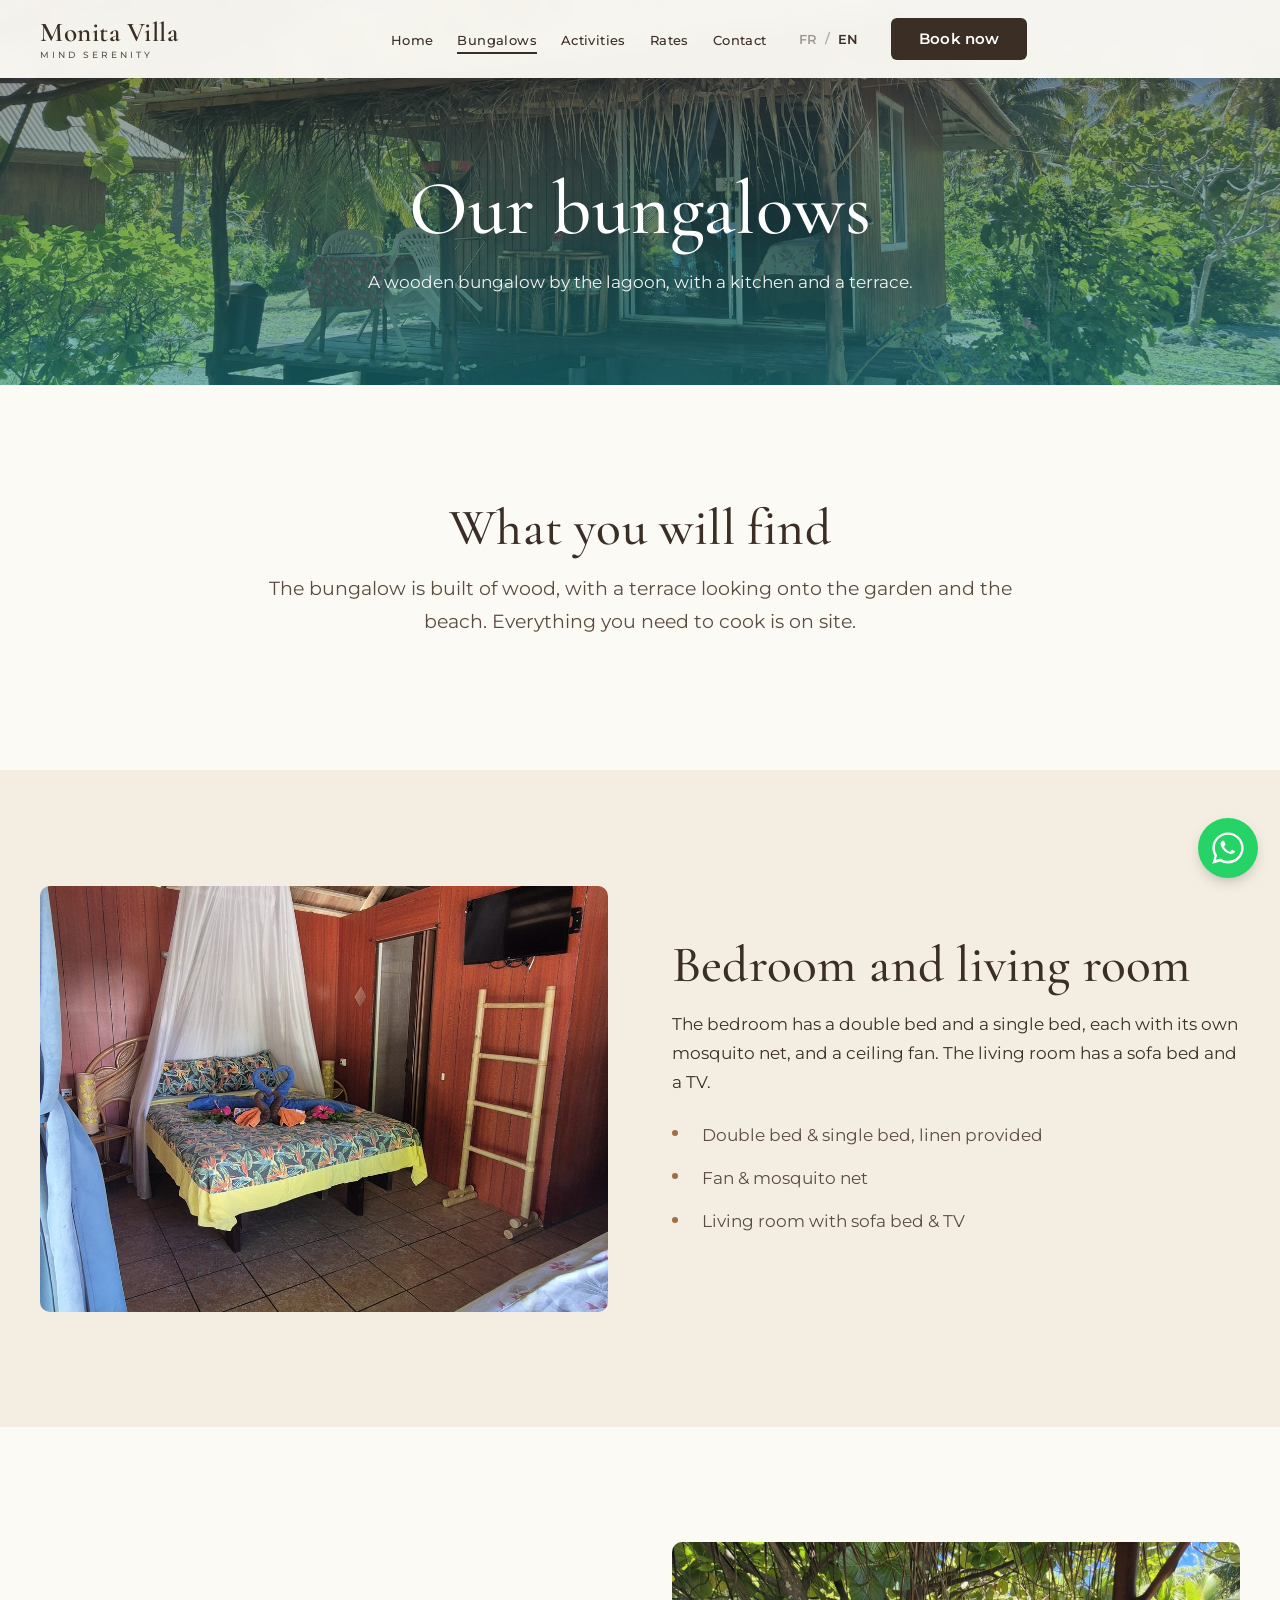
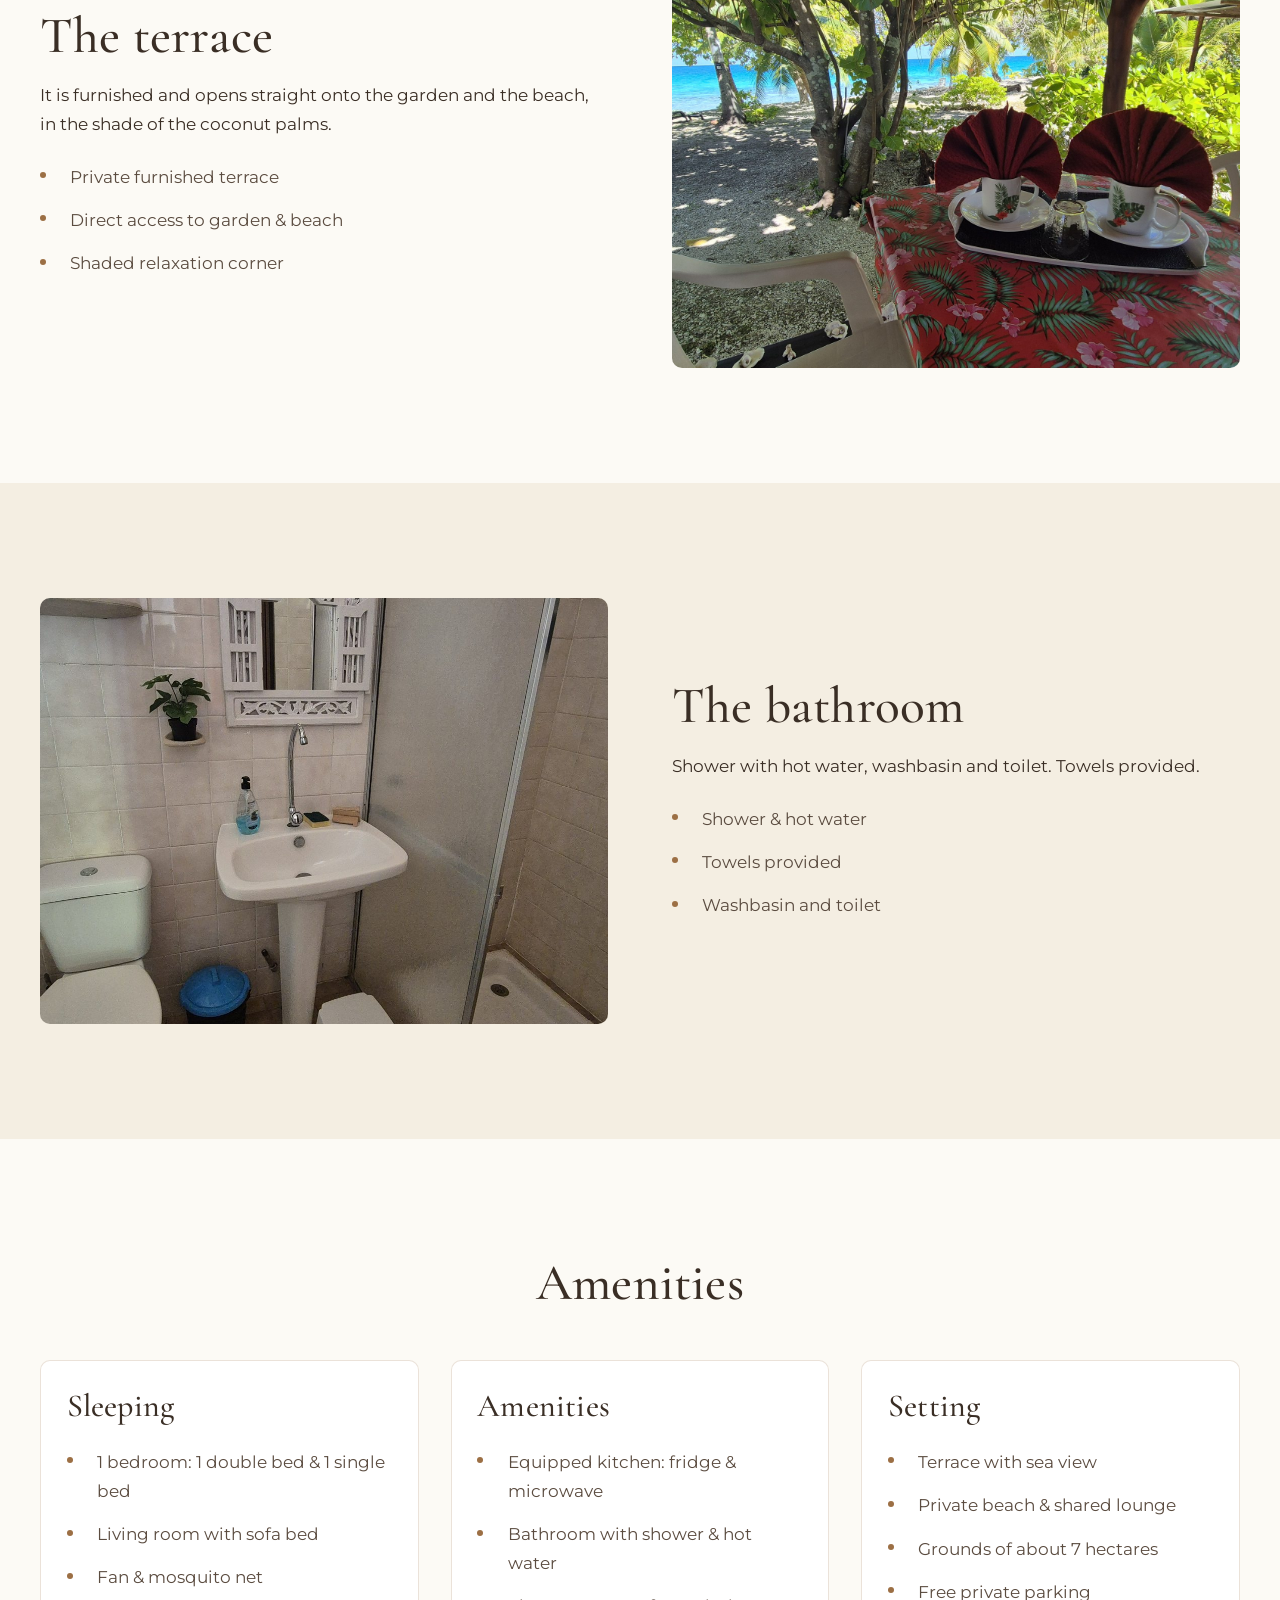
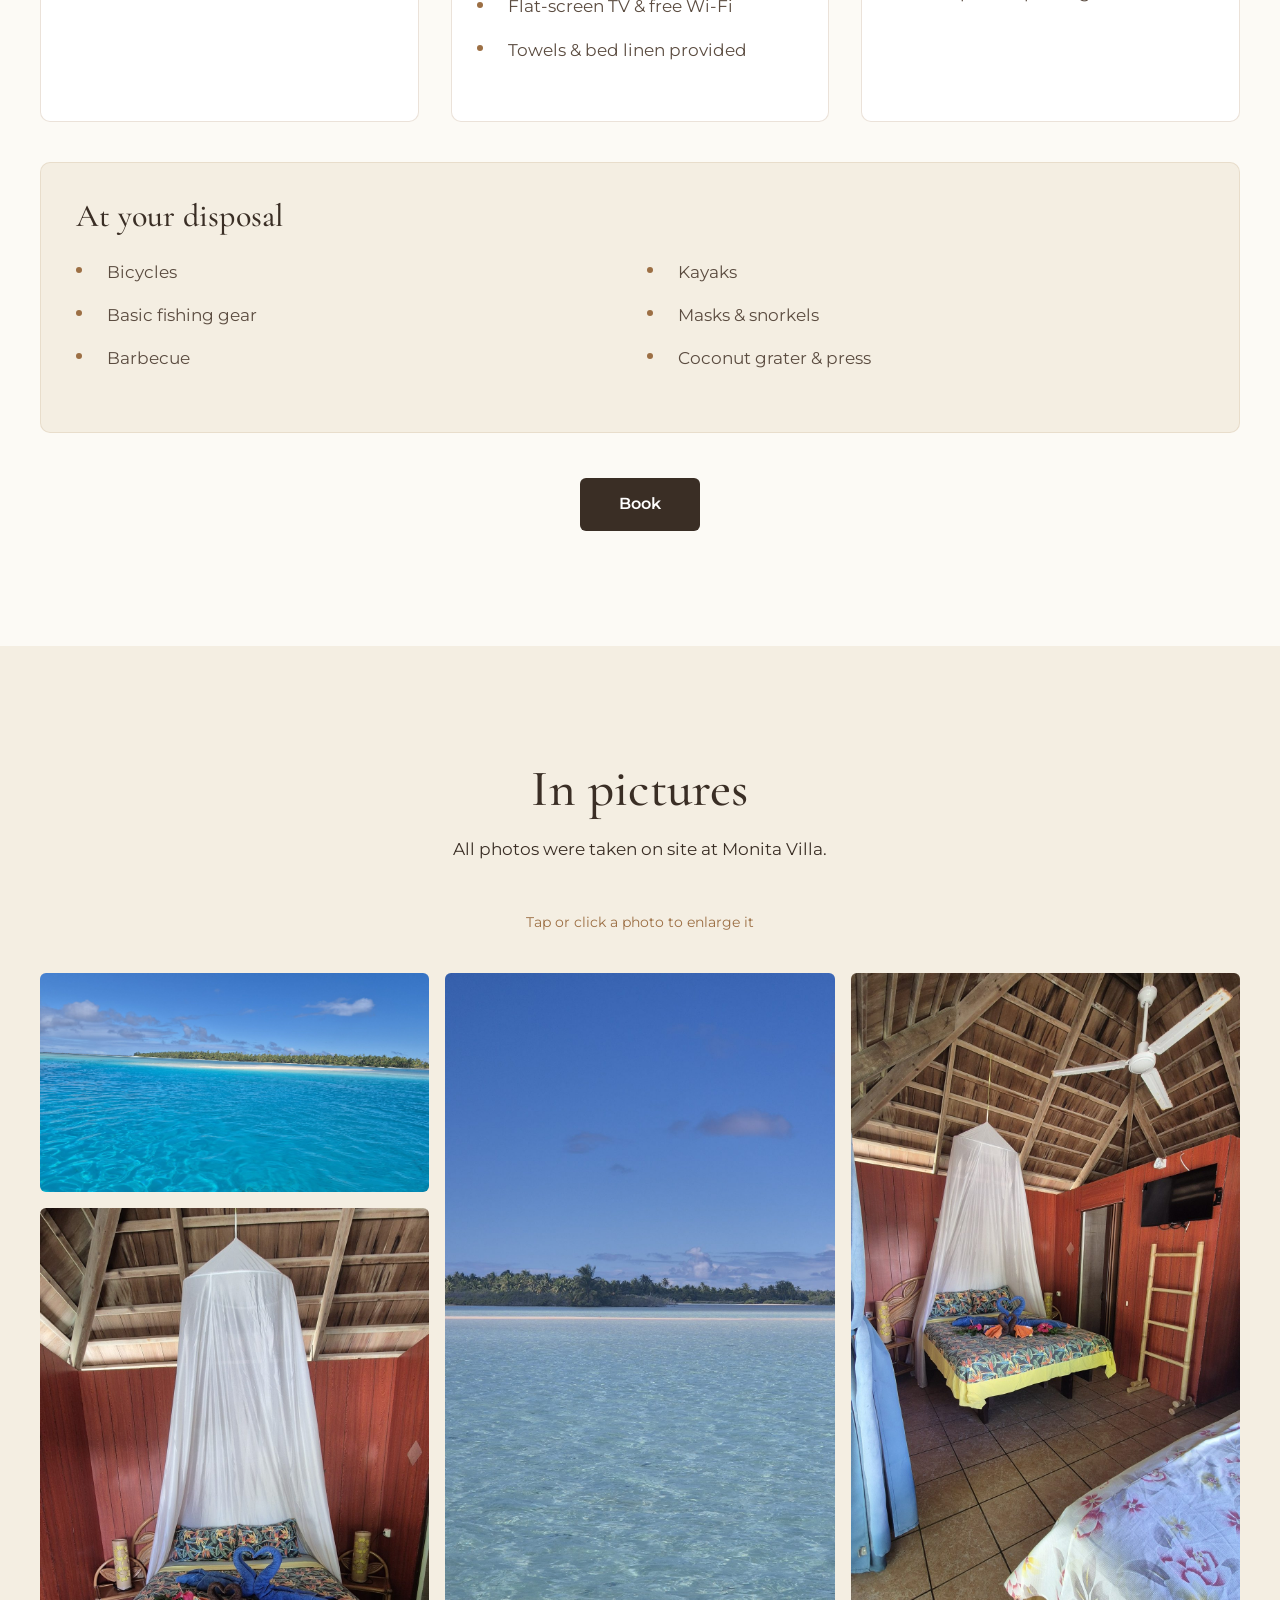
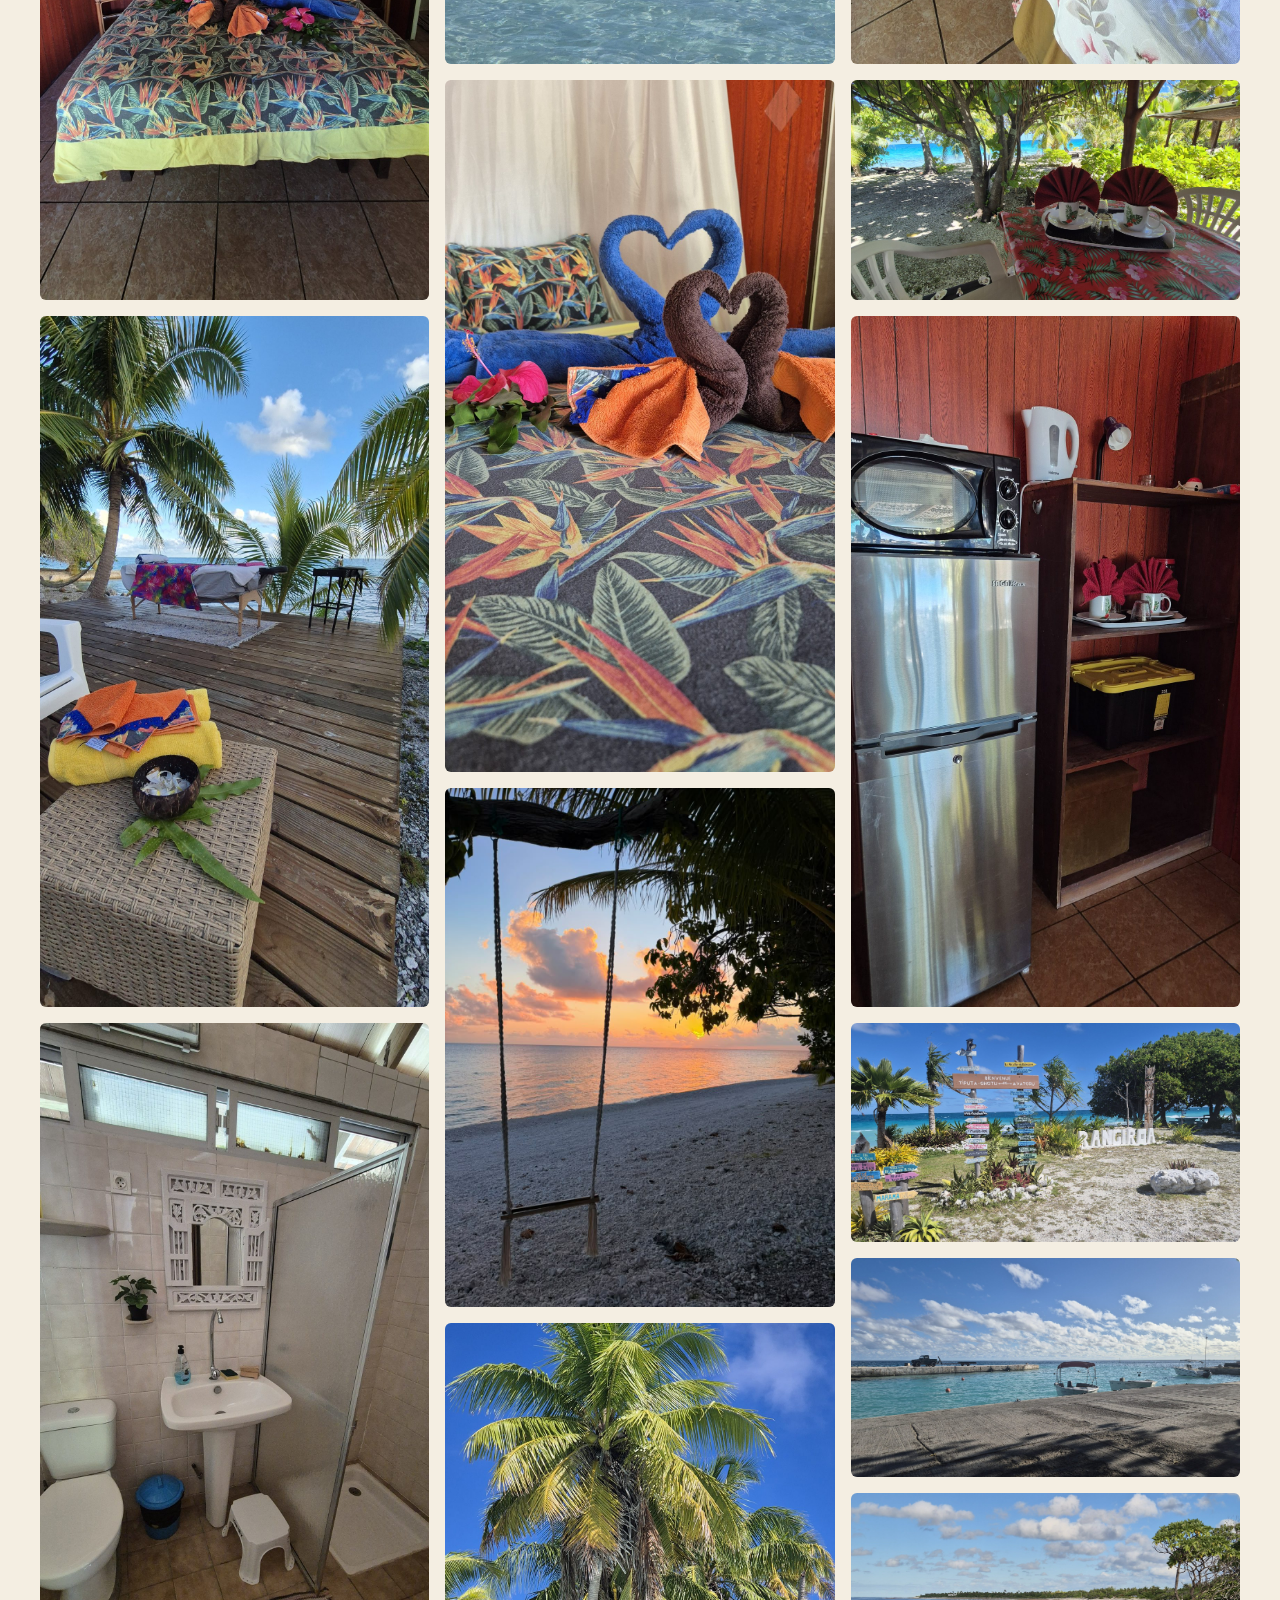
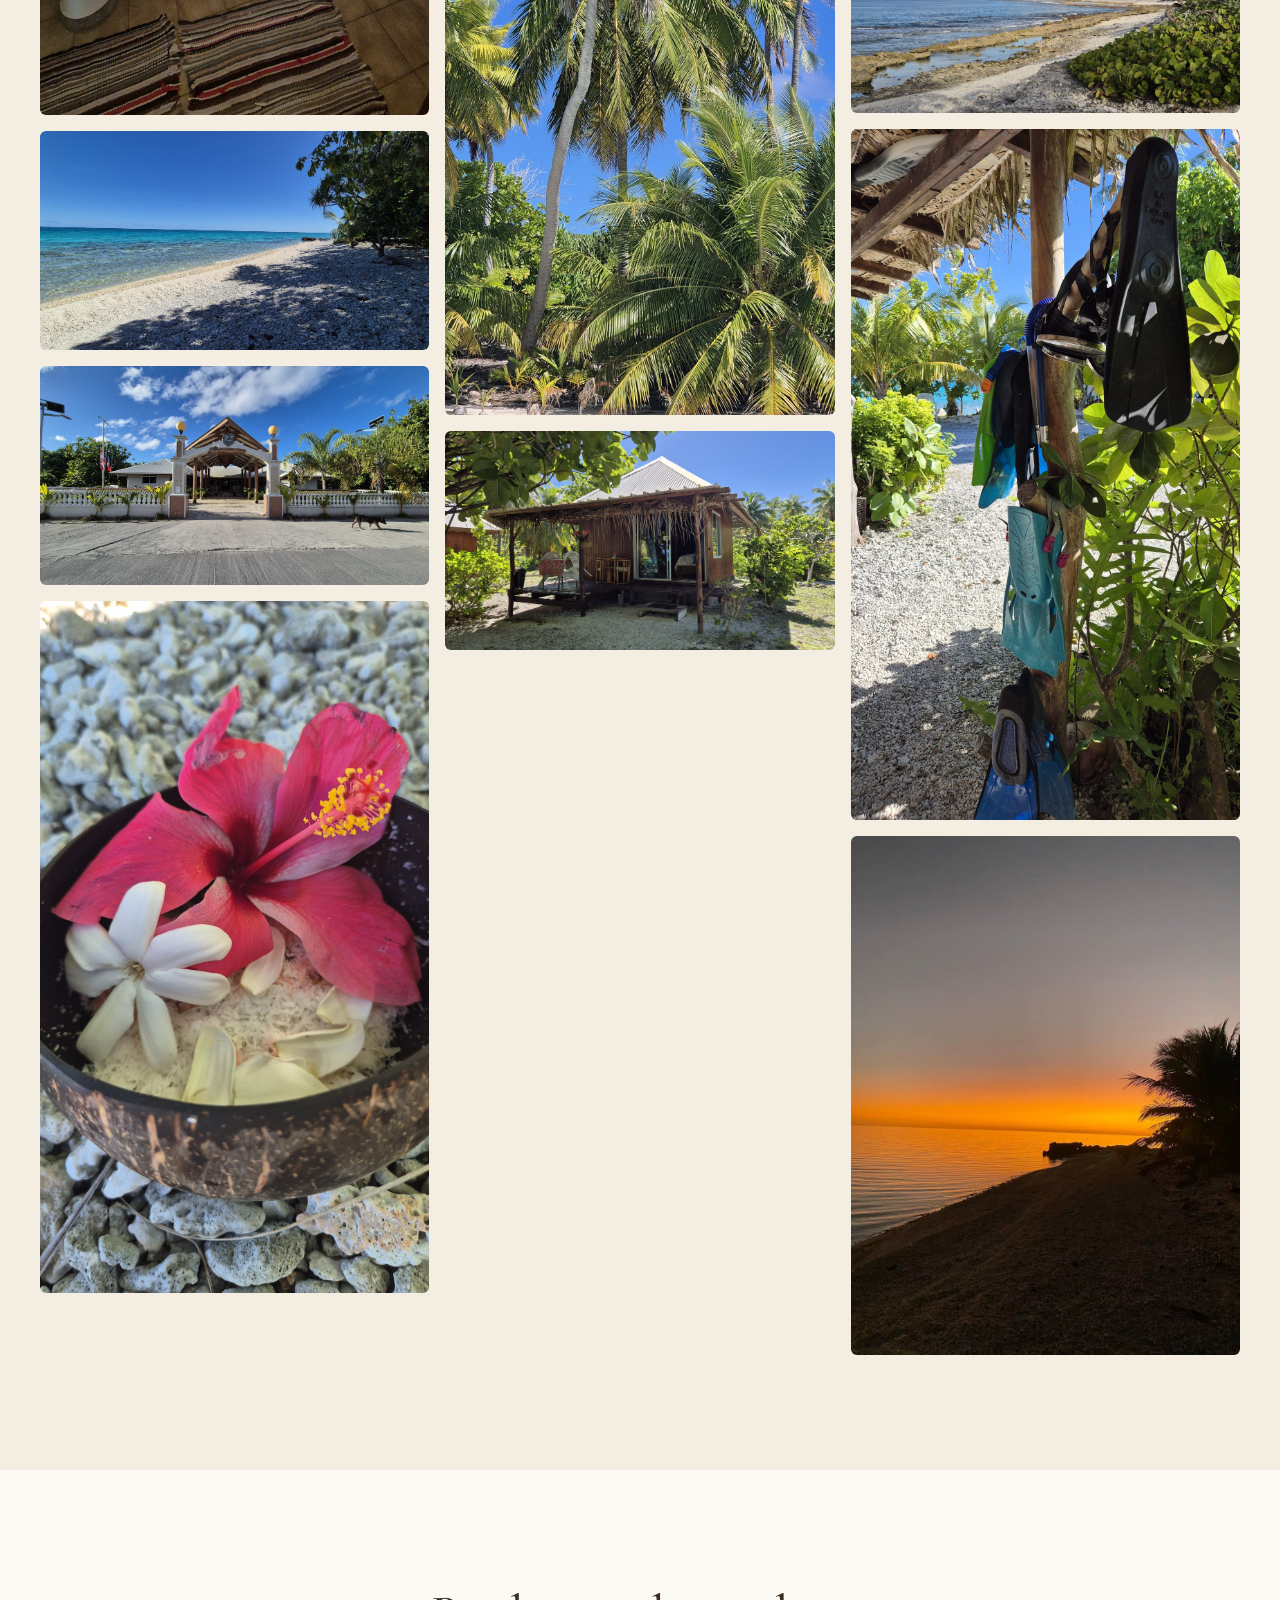
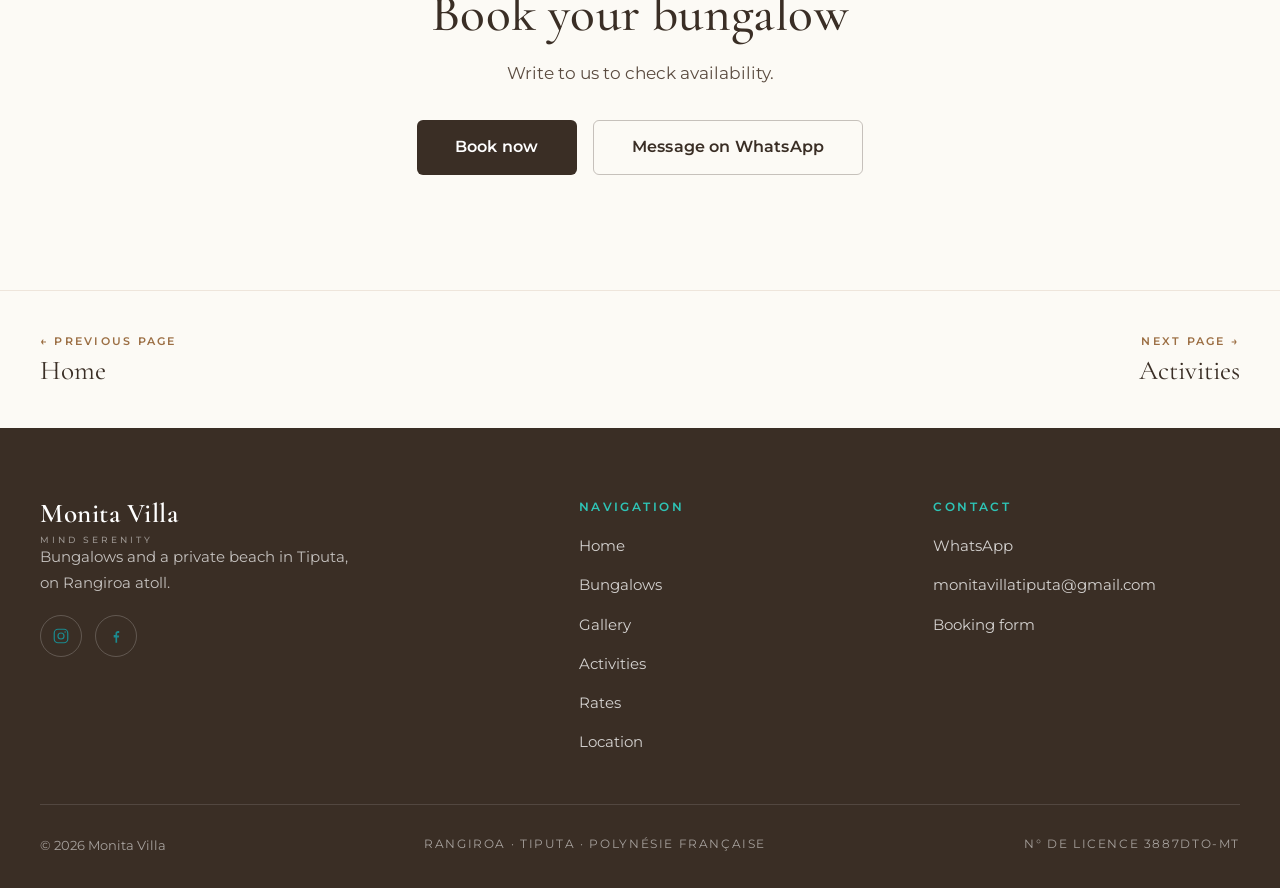
<file: galerie.html>
<!DOCTYPE html>
<html lang="fr">
<head>
  <meta charset="UTF-8">
  <title>Galerie | Monita Villa</title>
  <!-- Page déplacée : redirige vers la nouvelle section -->
  <meta name="robots" content="noindex">
  <meta http-equiv="refresh" content="0; url=bungalows.html#galerie">
  <link rel="canonical" href="bungalows.html#galerie">
  <script>location.replace('bungalows.html#galerie');</script>
</head>
<body>
  <p>Cette page a déménagé : <a href="bungalows.html#galerie">voir la galerie</a>.</p>
</body>
</html>
</file>
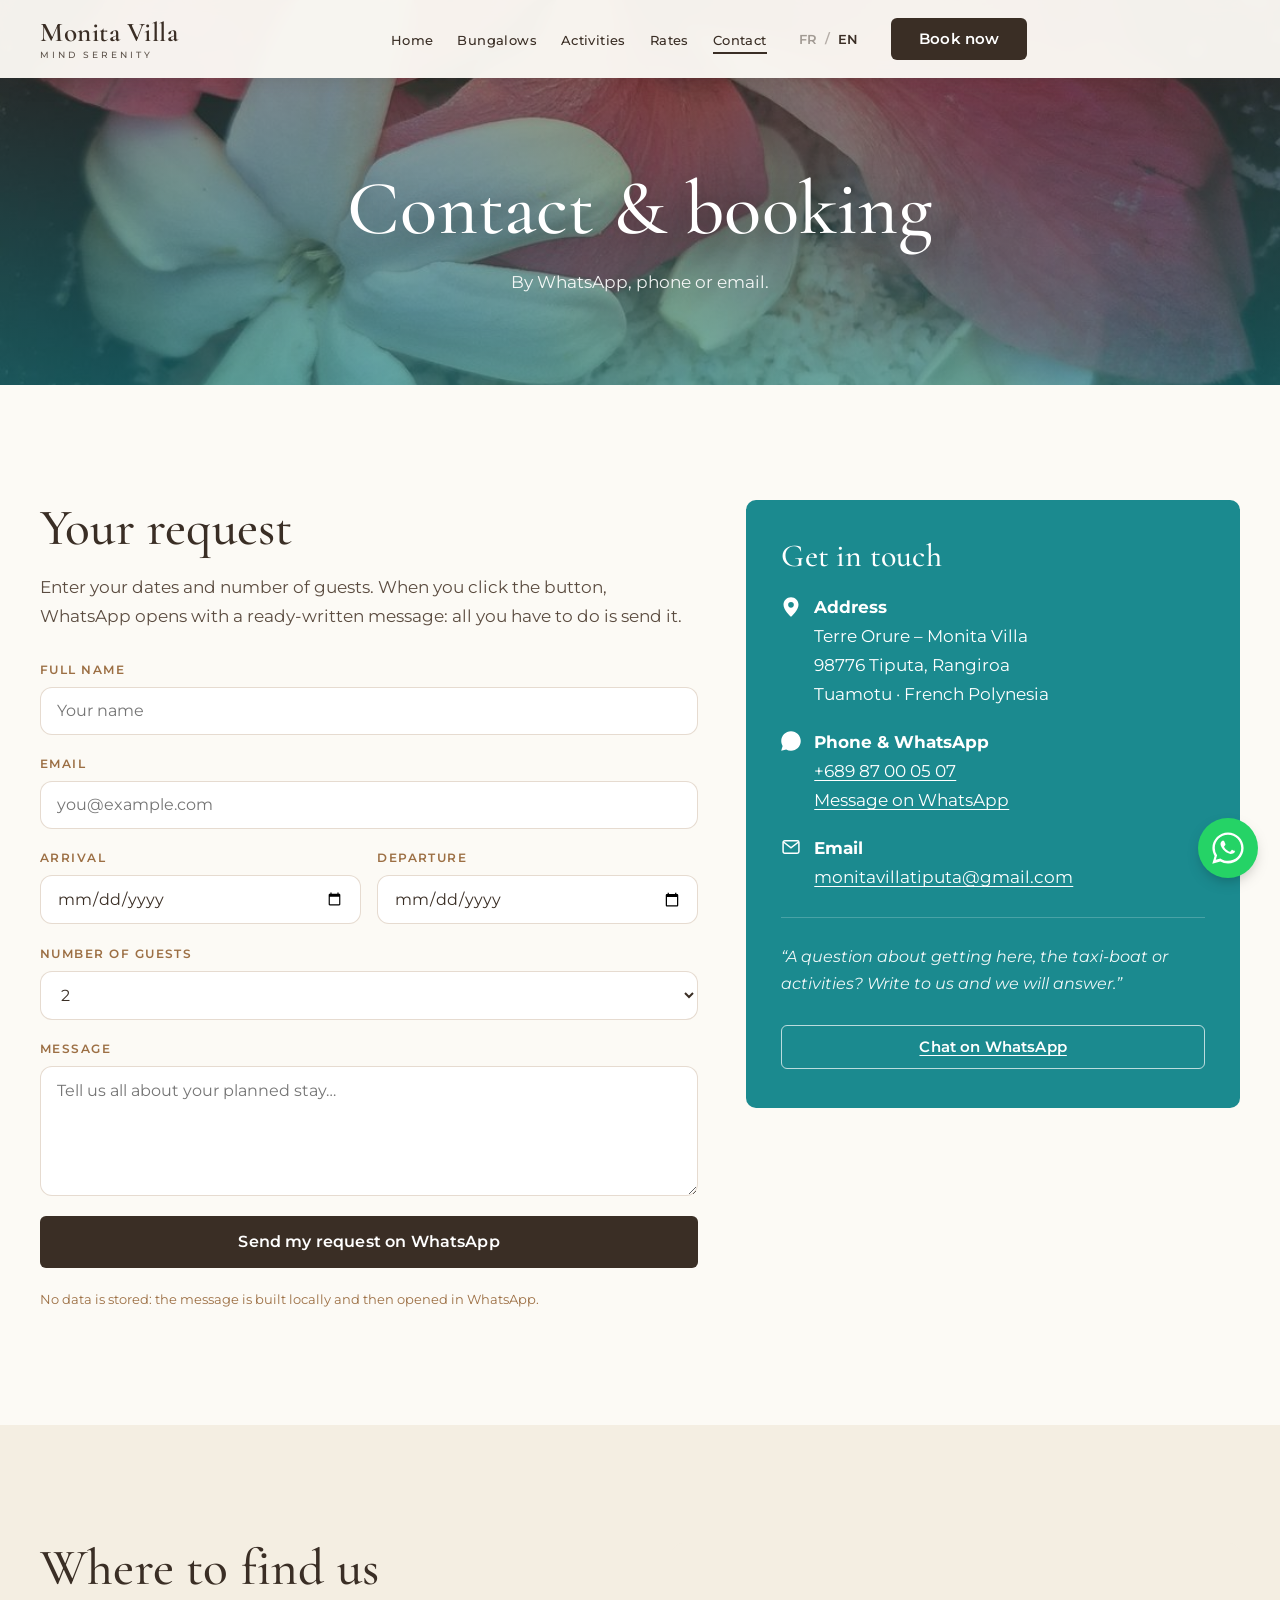
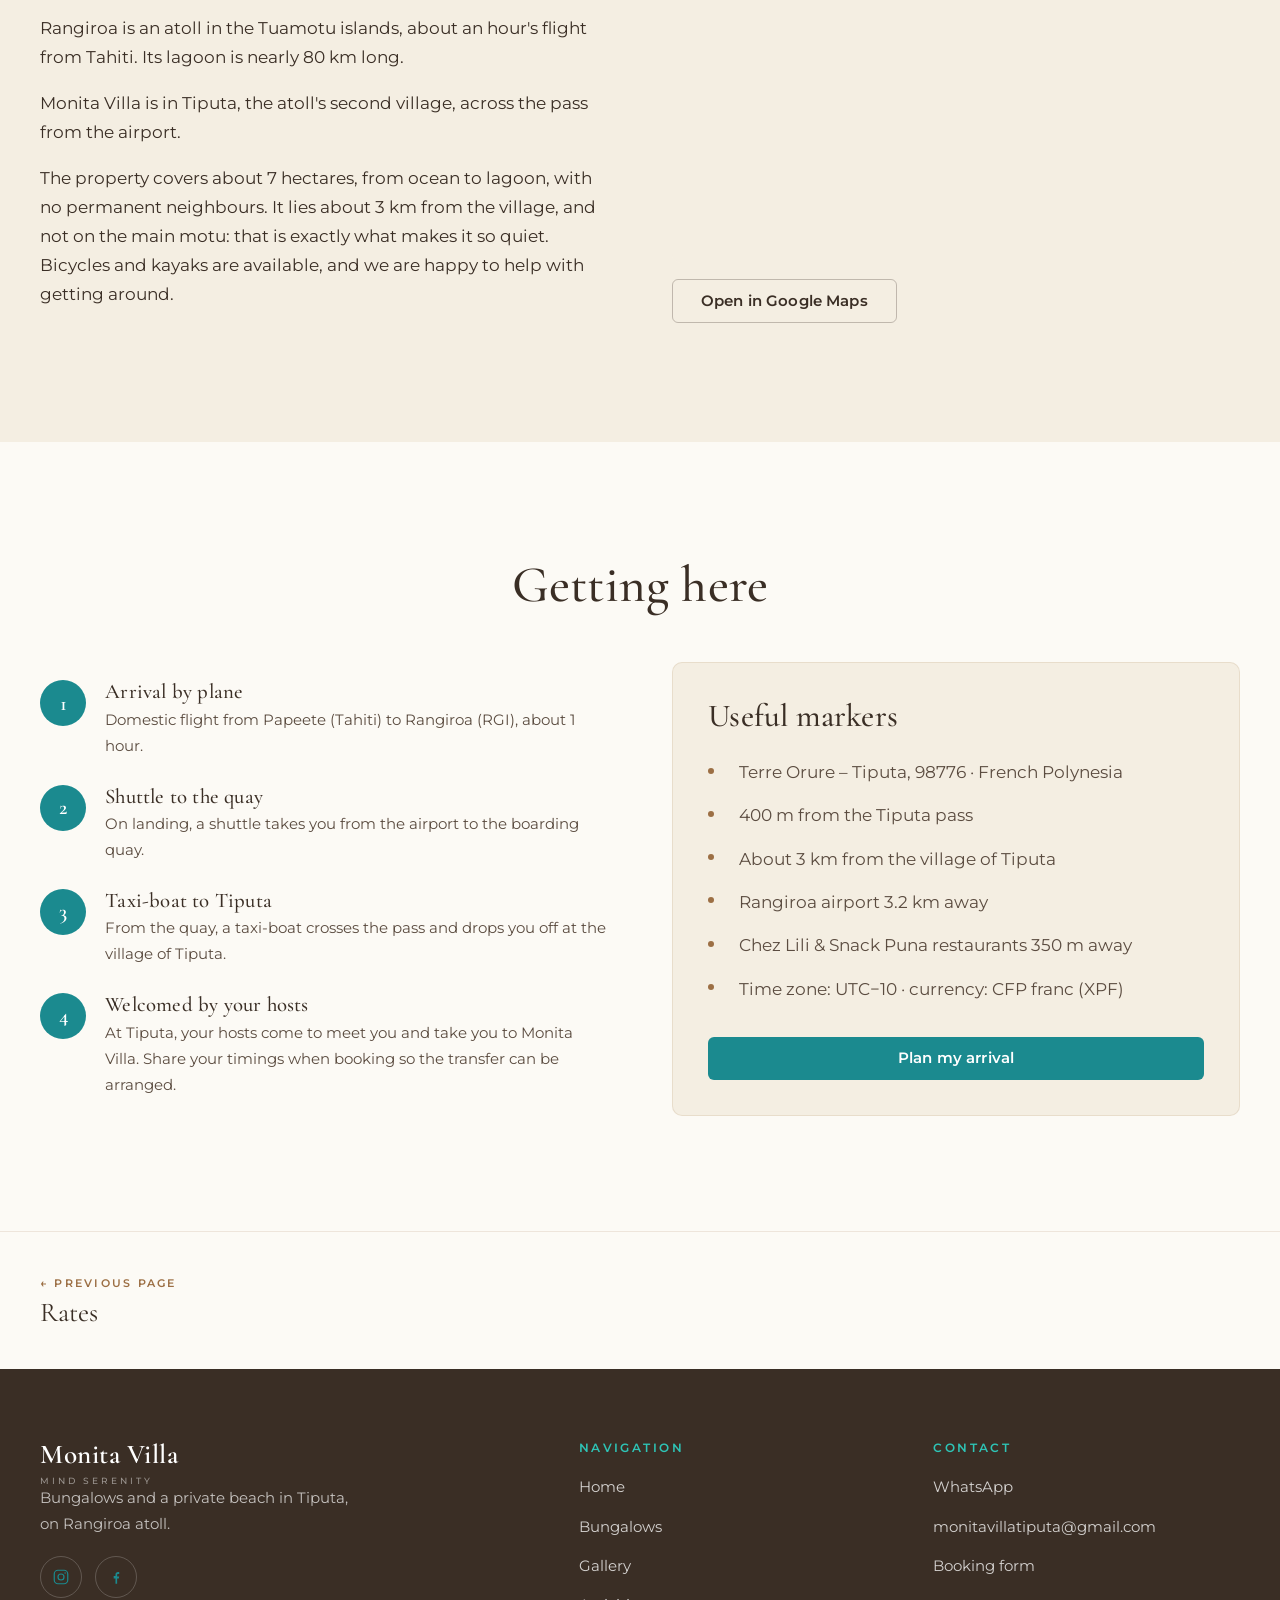
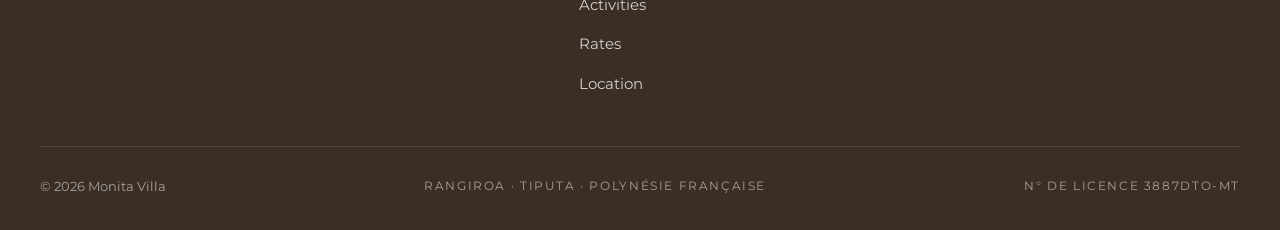
<file: localisation.html>
<!DOCTYPE html>
<html lang="fr">
<head>
  <meta charset="UTF-8">
  <title>Localisation | Monita Villa</title>
  <!-- Page déplacée : redirige vers la nouvelle section -->
  <meta name="robots" content="noindex">
  <meta http-equiv="refresh" content="0; url=contact.html#localisation">
  <link rel="canonical" href="contact.html#localisation">
  <script>location.replace('contact.html#localisation');</script>
</head>
<body>
  <p>Cette page a déménagé : <a href="contact.html#localisation">voir la localisation</a>.</p>
</body>
</html>
</file>
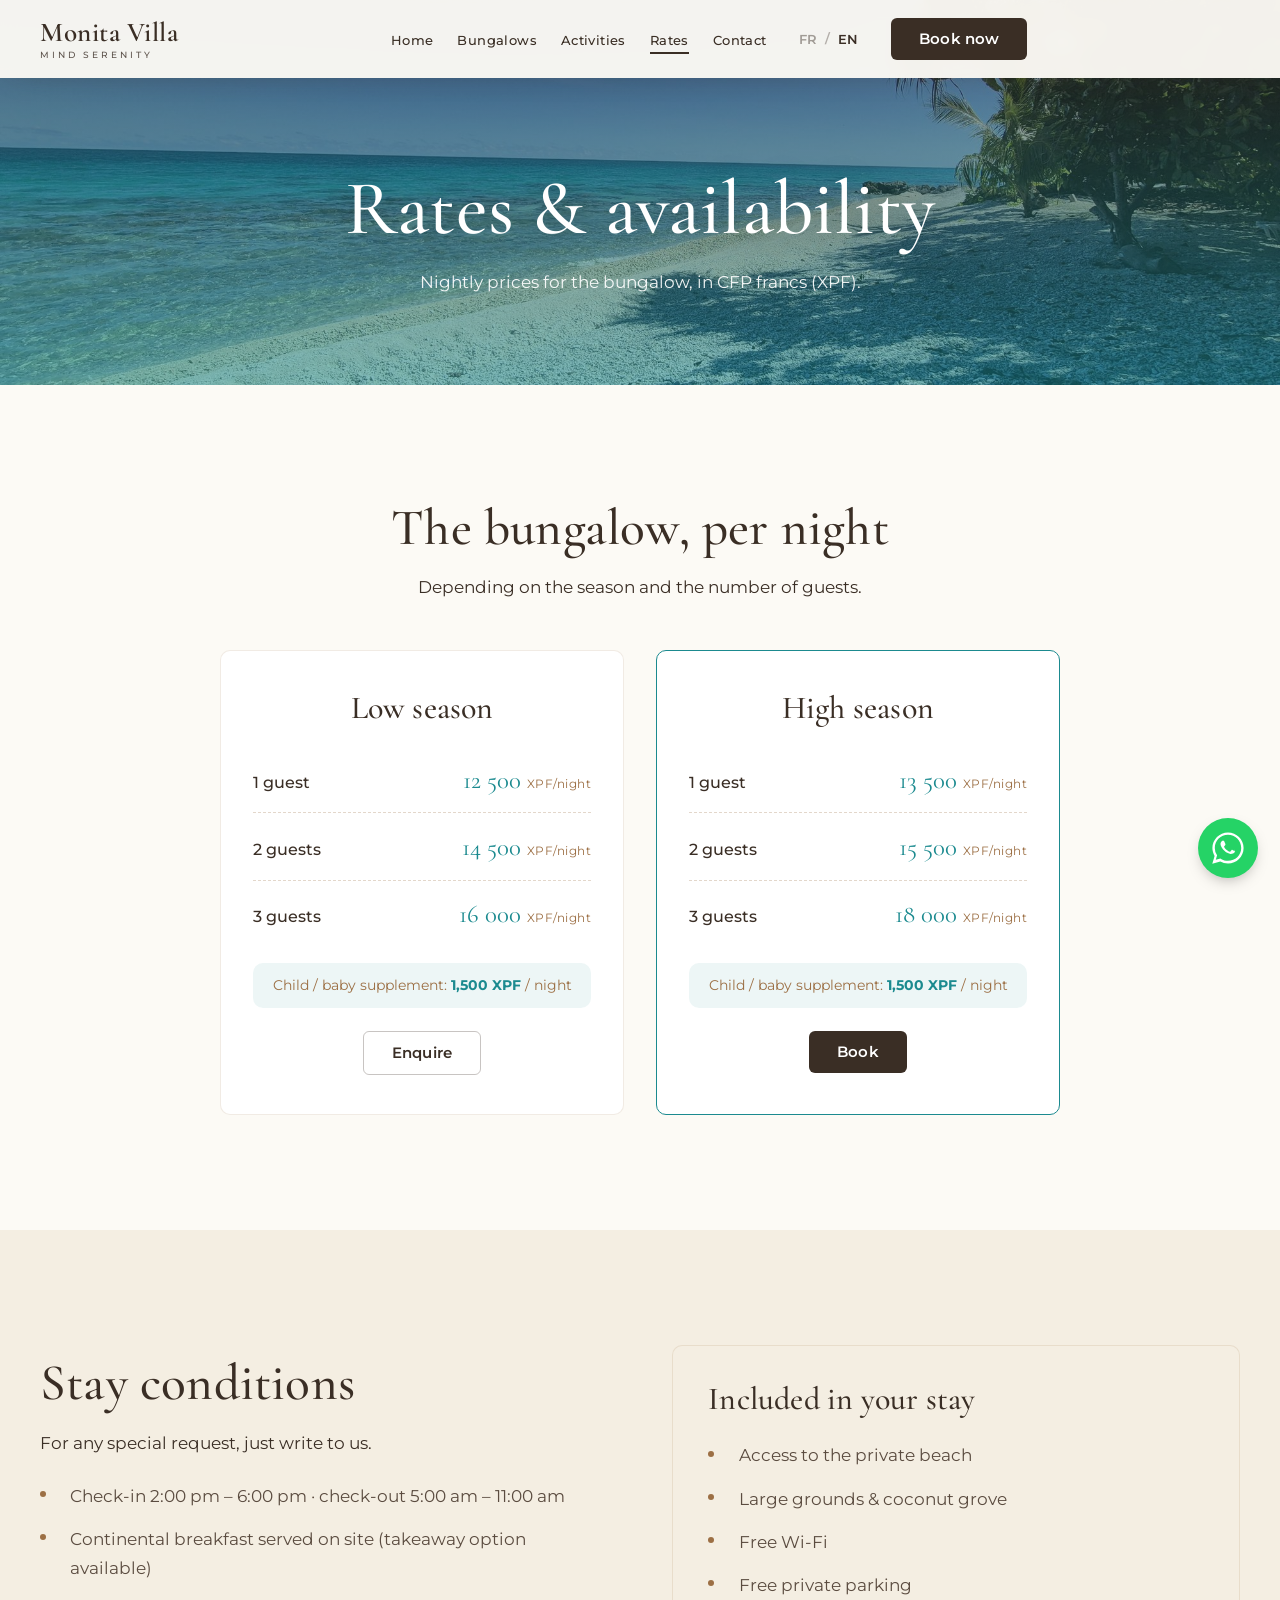
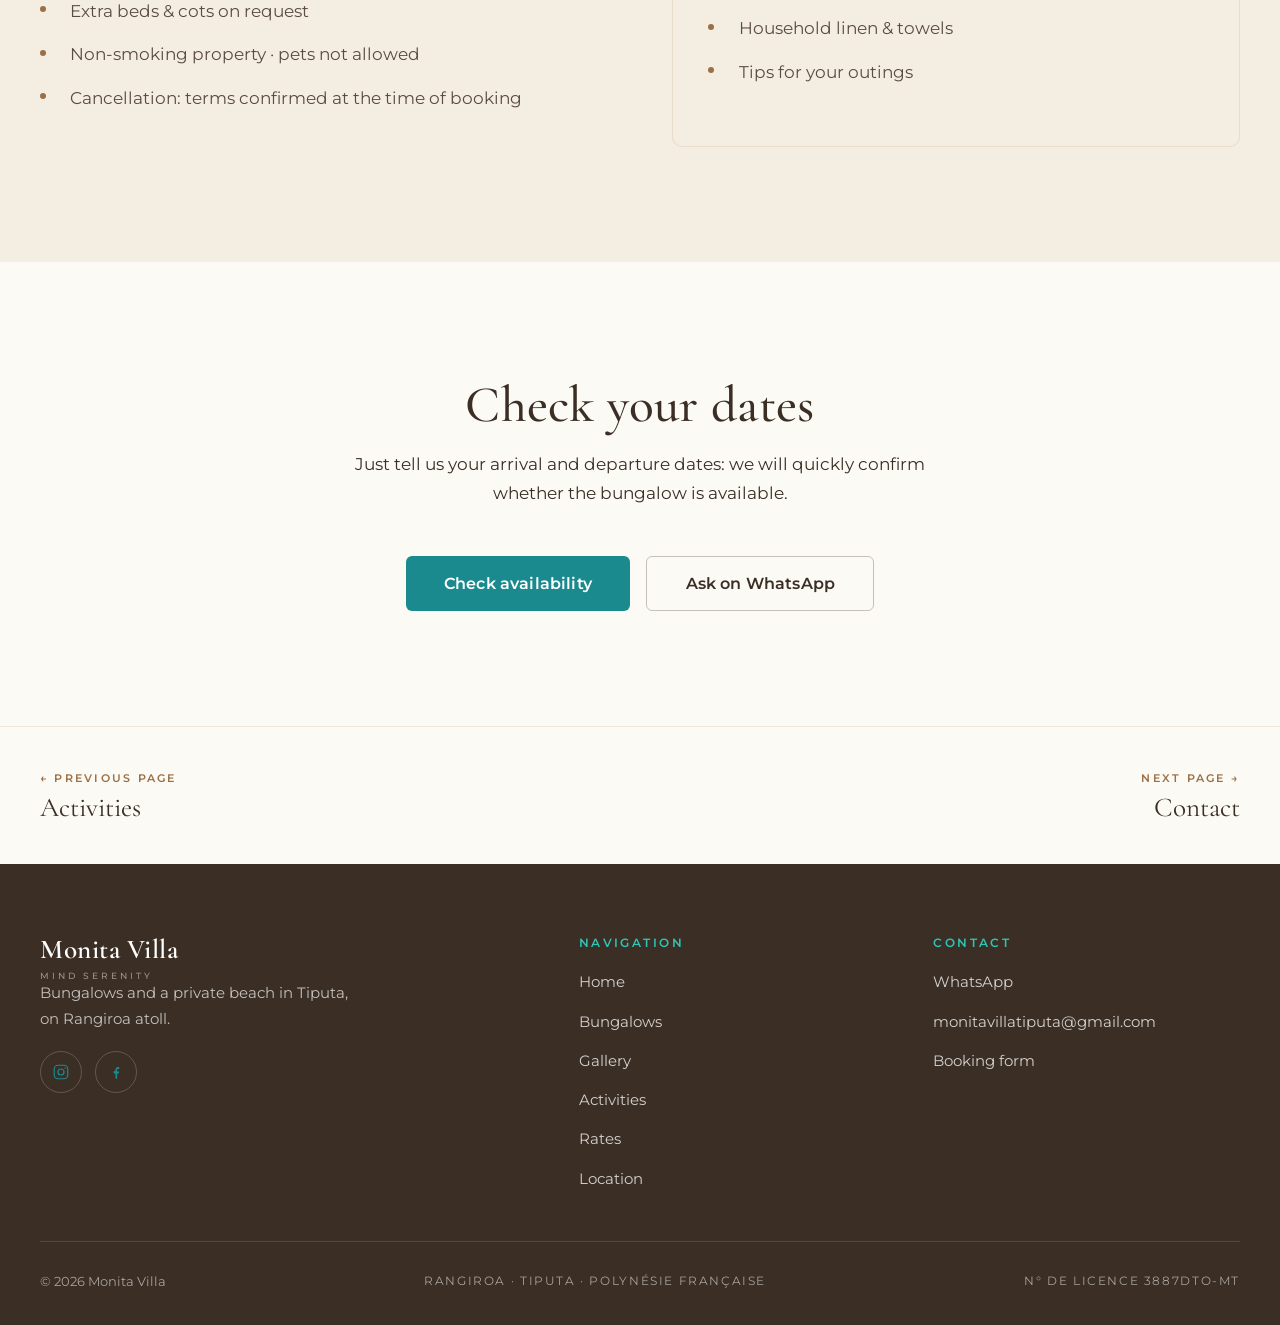
<file: tarifs.html>
<!DOCTYPE html>
<html lang="fr">
<head>
  <meta charset="UTF-8">
  <meta name="viewport" content="width=device-width, initial-scale=1.0">
  <title>Tarifs & disponibilités | Monita Villa · Rangiroa</title>
  <meta name="description" content="Tarifs des bungalows de Monita Villa à Rangiroa, conditions de séjour et disponibilités. Vérifiez vos dates via WhatsApp.">
  <!-- Aperçu quand le lien est partagé (WhatsApp, Facebook…) — adresse à mettre à jour avec le nom de domaine -->
  <meta property="og:type" content="website">
  <meta property="og:site_name" content="Monita Villa">
  <meta property="og:title" content="Tarifs &amp; disponibilités | Monita Villa · Rangiroa">
  <meta property="og:description" content="Tarifs des bungalows de Monita Villa à Rangiroa, conditions de séjour et disponibilités. Vérifiez vos dates via WhatsApp.">
  <meta property="og:url" content="https://chereatua.github.io/MonitaVilla/tarifs.html">
  <meta property="og:image" content="https://chereatua.github.io/MonitaVilla/PHOTO/partage.jpg">
  <meta property="og:image:width" content="1200">
  <meta property="og:image:height" content="630">
  <meta property="og:image:alt" content="Lagon turquoise de Rangiroa">
  <meta property="og:locale" content="fr_FR">
  <meta property="og:locale:alternate" content="en_US">
  <meta name="twitter:card" content="summary_large_image">
  <!-- Icône d'onglet et icône d'écran d'accueil (iPhone) -->
  <link rel="icon" href="favicon.ico" sizes="any">
  <link rel="apple-touch-icon" href="apple-touch-icon.png">
  <link rel="preconnect" href="https://fonts.googleapis.com">
  <link rel="preconnect" href="https://fonts.gstatic.com" crossorigin>
  <link href="https://fonts.googleapis.com/css2?family=Cormorant+Garamond:ital,wght@0,400;0,500;0,600;1,400&family=Montserrat:wght@400;500;600&display=swap" rel="stylesheet">
  <link rel="stylesheet" href="css/style.css?v=20261103b">
</head>
<body>

  <!-- ================= EN-TÊTE ================= -->
  <header class="site-header solid">
    <div class="container">
      <a class="brand" href="index.html">Monita Villa<small>Mind Serenity</small></a>
      <nav class="nav" aria-label="Navigation principale">
        <ul class="nav-links">
          <li><a href="index.html"        data-fr="Accueil"      data-en="Home">Accueil</a></li>
          <li><a href="bungalows.html"   data-fr="Bungalows"    data-en="Bungalows">Bungalows</a></li>
          <li><a href="activites.html"   data-fr="Activités"    data-en="Activities">Activités</a></li>
          <li><a class="active" href="tarifs.html" data-fr="Tarifs" data-en="Rates">Tarifs</a></li>
          <li><a href="contact.html"     data-fr="Contact"      data-en="Contact">Contact</a></li>
        </ul>
        <div class="lang-switch" role="group" aria-label="Choix de la langue">
          <button data-lang="fr" class="active">FR</button><span class="sep">/</span><button data-lang="en">EN</button>
        </div>
        <a class="btn btn--primary header-cta" href="contact.html" data-fr="Réserver maintenant" data-en="Book now">Réserver maintenant</a>
      </nav>
      <div class="header-tools">
        <div class="lang-switch lang-switch--mobile" role="group" aria-label="Choix de la langue"><button data-lang="fr" class="active">FR</button><span class="sep">/</span><button data-lang="en">EN</button></div>
        <button class="hamburger" aria-label="Ouvrir le menu" aria-expanded="false"><span></span><span></span><span></span></button>
      </div>
    </div>
  </header>

  <!-- ================= HERO DE PAGE ================= -->
  <section class="page-hero">
    <div class="page-hero__media">
      <!-- remplacer par la bonne photo : ambiance lagon / bungalow -->
      <img src="PHOTO/5.jpg" alt="Vue du lagon depuis Monita Villa" data-fr-alt="Vue du lagon depuis Monita Villa" data-en-alt="Lagoon view from Monita Villa">
    </div>
    <div class="container">
      <h1 data-fr="Tarifs & disponibilités" data-en="Rates & availability">Tarifs &amp; disponibilités</h1>
      <p data-fr="Prix par nuit pour le bungalow, en francs Pacifique (XPF)." data-en="Nightly prices for the bungalow, in CFP francs (XPF).">Prix par nuit pour le bungalow, en francs Pacifique (XPF).</p>
    </div>
  </section>

  <!-- ================= CARTES TARIFS ================= -->
  <section>
    <div class="container">
      <div class="section-head center">
        <h2 data-fr="Le bungalow, par nuit" data-en="The bungalow, per night">Le bungalow, par nuit</h2>
        <p data-fr="Selon la saison et le nombre de personnes." data-en="Depending on the season and the number of guests.">Selon la saison et le nombre de personnes.</p>
      </div>

      <div class="grid grid-2" style="max-width:840px;margin-inline:auto">
        <!-- TARIF BASSE SAISON -->
        <div class="price-card">
          <h3 data-fr="Basse saison" data-en="Low season">Basse saison</h3>
          <div class="tariff-rows">
            <div class="row"><span class="who" data-fr="1 personne"  data-en="1 guest">1 personne</span> <span class="amount">12 500 <span>XPF/<span data-fr="nuit" data-en="night">nuit</span></span></span></div>
            <div class="row"><span class="who" data-fr="2 personnes" data-en="2 guests">2 personnes</span> <span class="amount">14 500 <span>XPF/<span data-fr="nuit" data-en="night">nuit</span></span></span></div>
            <div class="row"><span class="who" data-fr="3 personnes" data-en="3 guests">3 personnes</span> <span class="amount">16 000 <span>XPF/<span data-fr="nuit" data-en="night">nuit</span></span></span></div>
          </div>
          <p class="tariff-note" data-fr="Supplément enfant / bébé : <strong>1 500 XPF</strong> / nuit" data-en="Child / baby supplement: <strong>1,500 XPF</strong> / night">Supplément enfant / bébé : <strong>1 500 XPF</strong> / nuit</p>
          <a class="btn btn--ghost" href="contact.html" data-fr="Demander" data-en="Enquire">Demander</a>
        </div>

        <!-- TARIF HAUTE SAISON — mise en avant -->
        <div class="price-card price-card--feature">
          <h3 data-fr="Haute saison" data-en="High season">Haute saison</h3>
          <div class="tariff-rows">
            <div class="row"><span class="who" data-fr="1 personne"  data-en="1 guest">1 personne</span> <span class="amount">13 500 <span>XPF/<span data-fr="nuit" data-en="night">nuit</span></span></span></div>
            <div class="row"><span class="who" data-fr="2 personnes" data-en="2 guests">2 personnes</span> <span class="amount">15 500 <span>XPF/<span data-fr="nuit" data-en="night">nuit</span></span></span></div>
            <div class="row"><span class="who" data-fr="3 personnes" data-en="3 guests">3 personnes</span> <span class="amount">18 000 <span>XPF/<span data-fr="nuit" data-en="night">nuit</span></span></span></div>
          </div>
          <p class="tariff-note" data-fr="Supplément enfant / bébé : <strong>1 500 XPF</strong> / nuit" data-en="Child / baby supplement: <strong>1,500 XPF</strong> / night">Supplément enfant / bébé : <strong>1 500 XPF</strong> / nuit</p>
          <a class="btn btn--primary" href="contact.html" data-fr="Réserver" data-en="Book">Réserver</a>
        </div>
      </div>
    </div>
  </section>

  <!-- ================= CONDITIONS ================= -->
  <section class="section--alt">
    <div class="container">
      <div class="split">
        <div>
          <h2 data-fr="Conditions de séjour" data-en="Stay conditions">Conditions de séjour</h2>
          <p data-fr="Pour toute demande particulière, écrivez-nous." data-en="For any special request, just write to us.">Pour toute demande particulière, écrivez-nous.</p>
          <ul class="features">
            <li data-fr="Arrivée de 14h00 à 18h00 · départ de 05h00 à 11h00" data-en="Check-in 2:00 pm – 6:00 pm · check-out 5:00 am – 11:00 am">Arrivée de 14h00 à 18h00 · départ de 05h00 à 11h00</li>
            <li data-fr="Petit-déjeuner continental servi sur place (formule à emporter possible)" data-en="Continental breakfast served on site (takeaway option available)">Petit-déjeuner continental servi sur place (formule à emporter possible)</li>
            <li data-fr="Lits d'appoint & lits bébé sur demande" data-en="Extra beds & cots on request">Lits d'appoint &amp; lits bébé sur demande</li>
            <li data-fr="Établissement non-fumeurs · animaux non admis" data-en="Non-smoking property · pets not allowed">Établissement non-fumeurs · animaux non admis</li>
            <li data-fr="Annulation : conditions précisées lors de la réservation" data-en="Cancellation: terms confirmed at the time of booking">Annulation : conditions précisées lors de la réservation</li>
          </ul>
        </div>

        <div class="conditions">
          <h3 data-fr="Inclus dans votre séjour" data-en="Included in your stay">Inclus dans votre séjour</h3>
          <ul class="features">
            <li data-fr="Accès à la plage privative" data-en="Access to the private beach">Accès à la plage privative</li>
            <li data-fr="Grand terrain & cocoteraie" data-en="Large grounds & coconut grove">Grand terrain &amp; cocoteraie</li>
            <li data-fr="Wi-Fi gratuit" data-en="Free Wi-Fi">Wi-Fi gratuit</li>
            <li data-fr="Parking privé gratuit" data-en="Free private parking">Parking privé gratuit</li>
            <li data-fr="Linge de maison & serviettes" data-en="Household linen & towels">Linge de maison &amp; serviettes</li>
            <li data-fr="Conseils pour vos sorties" data-en="Tips for your outings">Conseils pour vos sorties</li>
          </ul>
        </div>
      </div>
    </div>
  </section>

  <!-- ================= DISPONIBILITÉS ================= -->
  <section>
    <div class="container">
      <div class="section-head center">
        <h2 data-fr="Vérifiez vos dates" data-en="Check your dates">Vérifiez vos dates</h2>
        <p data-fr="Indiquez-nous vos dates d'arrivée et de départ : nous vous confirmons rapidement la disponibilité du bungalow."
           data-en="Just tell us your arrival and departure dates: we will quickly confirm whether the bungalow is available.">
           Indiquez-nous vos dates d'arrivée et de départ : nous vous confirmons rapidement la disponibilité du bungalow.</p>
      </div>

      <div class="narrow" style="text-align:center">
        <div class="hero__actions" style="justify-content:center">
          <a class="btn btn--lagon btn--lg" href="contact.html" data-fr="Vérifier les disponibilités" data-en="Check availability">Vérifier les disponibilités</a>
          <a class="btn btn--ghost btn--lg" href="https://wa.me/68987000507?text=Iaorana%2C%20je%20souhaite%20conna%C3%AEtre%20vos%20disponibilit%C3%A9s%20%C3%A0%20Monita%20Villa" target="_blank" rel="noopener" data-fr="Demander sur WhatsApp" data-en="Ask on WhatsApp">Demander sur WhatsApp</a>
        </div>
      </div>
    </div>
  </section>

  <!-- ================= PAGE PRÉCÉDENTE / SUIVANTE ================= -->
  <nav class="page-nav" aria-label="Pages précédente et suivante">
    <div class="container page-nav__inner">
      <a class="page-nav__link page-nav__link--prev" href="activites.html"><span class="page-nav__label" data-fr="← Page précédente" data-en="← Previous page">← Page précédente</span><span class="page-nav__title" data-fr="Activités" data-en="Activities">Activités</span></a>
      <a class="page-nav__link page-nav__link--next" href="contact.html"><span class="page-nav__label" data-fr="Page suivante →" data-en="Next page →">Page suivante →</span><span class="page-nav__title" data-fr="Contact" data-en="Contact">Contact</span></a>
    </div>
  </nav>

  <!-- ================= PIED DE PAGE ================= -->
  <footer class="site-footer">
    <div class="container">
      <div class="footer-grid">
        <div class="footer-about">
          <span class="brand">Monita Villa<small>Mind Serenity</small></span>
          <p data-fr="Bungalows et plage privée à Tiputa, sur l'atoll de Rangiroa."
             data-en="Bungalows and a private beach in Tiputa, on Rangiroa atoll.">Bungalows et plage privée à Tiputa, sur l'atoll de Rangiroa.</p>
          <div class="footer-socials">
            <a href="https://www.instagram.com/rairoamonitavilla/" aria-label="Instagram" target="_blank" rel="noopener"><svg viewBox="0 0 24 24" fill="none" stroke="currentColor" stroke-width="1.6"><rect x="3" y="3" width="18" height="18" rx="5"/><circle cx="12" cy="12" r="4"/><circle cx="17.5" cy="6.5" r="1" fill="currentColor" stroke="none"/></svg></a>
            <a href="https://www.facebook.com/monitavillatiputa?locale=fr_FR" aria-label="Facebook" target="_blank" rel="noopener"><svg viewBox="0 0 24 24" fill="currentColor"><path d="M13.5 21v-7h2.3l.4-2.8h-2.7V9.4c0-.8.2-1.4 1.4-1.4h1.4V5.5C16.4 5.4 15.6 5.3 14.7 5.3c-2 0-3.4 1.2-3.4 3.5v1.9H8.9V14h2.4v7h2.2z"/></svg></a>
          </div>
        </div>
        <div class="footer-col">
          <h4 data-fr="Navigation" data-en="Navigation">Navigation</h4>
          <ul>
            <li><a href="index.html" data-fr="Accueil" data-en="Home">Accueil</a></li>
            <li><a href="bungalows.html" data-fr="Bungalows" data-en="Bungalows">Bungalows</a></li>
            <li><a href="bungalows.html#galerie" data-fr="Galerie" data-en="Gallery">Galerie</a></li>
            <li><a href="activites.html" data-fr="Activités" data-en="Activities">Activités</a></li>
            <li><a href="tarifs.html" data-fr="Tarifs" data-en="Rates">Tarifs</a></li>
            <li><a href="contact.html#localisation" data-fr="Localisation" data-en="Location">Localisation</a></li>
          </ul>
        </div>
        <div class="footer-col">
          <h4 data-fr="Contact" data-en="Contact">Contact</h4>
          <ul>
            <li><a href="https://wa.me/68987000507?text=Iaorana%2C%20je%20souhaite%20des%20informations%20sur%20Monita%20Villa" target="_blank" rel="noopener">WhatsApp</a></li>
            <li><a href="mailto:monitavillatiputa@gmail.com">monitavillatiputa@gmail.com</a></li>
            <li><a href="contact.html" data-fr="Formulaire de réservation" data-en="Booking form">Formulaire de réservation</a></li>
          </ul>
        </div>
      </div>
      <div class="footer-bottom">
        <span>© <span id="year"></span> Monita Villa</span>
        <span class="place">Rangiroa · Tiputa · Polynésie française</span>
        <span class="place">N° de licence 3887DTO-MT</span>
      </div>
    </div>
  </footer>

  <a class="wa-float" href="https://wa.me/68987000507?text=Iaorana%2C%20je%20souhaite%20des%20informations%20sur%20Monita%20Villa" target="_blank" rel="noopener" aria-label="Contacter Monita Villa sur WhatsApp">
    <svg viewBox="0 0 32 32" fill="#fff"><path d="M16 .4C7.4.4.4 7.4.4 16c0 2.8.8 5.5 2.2 7.9L.3 31.7l8-2.1c2.3 1.2 4.9 1.9 7.7 1.9 8.6 0 15.6-7 15.6-15.6S24.6.4 16 .4zm0 28.4c-2.5 0-4.9-.7-7-1.9l-.5-.3-4.7 1.2 1.3-4.6-.3-.5a12.7 12.7 0 0 1-2-6.8C2.8 8.7 8.7 2.8 16 2.8S29.2 8.7 29.2 16 23.3 28.8 16 28.8zm7.2-9.6c-.4-.2-2.3-1.1-2.7-1.3-.4-.1-.6-.2-.9.2-.3.4-1 1.3-1.2 1.5-.2.2-.4.3-.8.1-.4-.2-1.7-.6-3.2-2-1.2-1-2-2.4-2.2-2.8-.2-.4 0-.6.2-.8l.6-.7c.2-.2.3-.4.4-.6.1-.2 0-.5 0-.7l-1.2-2.8c-.3-.7-.6-.6-.9-.6h-.7c-.2 0-.6.1-.9.5-.3.4-1.2 1.2-1.2 2.9s1.2 3.3 1.4 3.6c.2.3 2.5 3.8 6 5.3.8.4 1.5.6 2 .7.8.3 1.6.2 2.2.1.7-.1 2.3-.9 2.6-1.8.3-.9.3-1.6.2-1.8-.1-.2-.3-.3-.7-.5z"/></svg>
  </a>

  <script>document.getElementById('year').textContent = new Date().getFullYear();</script>
  <script src="js/main.js?v=20261103b"></script>
</body>
</html>
</file>
<file: css/style.css>
/* =========================================================
   MONITA VILLA — Feuille de styles principale
   Rangiroa · Tiputa · Polynésie française
   Direction artistique : luxe tropical, simple et lumineux
   ========================================================= */

/* ---------- 1. Variables & réglages de base ---------- */
:root {
  /* Palette */
  --ivoire:          #FCFAF5; /* Fond principal */
  --bois-fonce:      #3A2E25; /* Texte / contraste */
  --bois-naturel:    #9C6F44; /* Accents, bordures */
  --lagon:           #2EC4B6; /* Turquoise — liens, zones lagon */
  --lagon-profond:   #1B8A8F; /* Bleu-vert profond */

  /* Dérivés */
  --ivoire-2:        #F4EEE2; /* Fond de section alterné */

  /* Typographie */
  --serif: 'Cormorant Garamond', Georgia, 'Times New Roman', serif;
  --sans:  'Montserrat', system-ui, -apple-system, sans-serif;

  /* Mesures */
  --max:        1200px;
  --header-h:   78px;
  --radius:     6px;
  --radius-lg:  10px;
  --ease: cubic-bezier(0.22, 0.61, 0.36, 1);
}

* { margin: 0; padding: 0; box-sizing: border-box; }

html { scroll-behavior: smooth; }

/* Les ancres (#galerie, #localisation…) s'arrêtent sous l'en-tête fixe */
[id] { scroll-margin-top: calc(var(--header-h) + 1rem); }

body {
  font-family: var(--sans);
  color: var(--bois-fonce);
  background: var(--ivoire);
  line-height: 1.7;
  font-weight: 400;
  font-size: 17px;
  overflow-x: hidden;
  -webkit-font-smoothing: antialiased;
}

img { display: block; max-width: 100%; }

a { color: var(--lagon-profond); text-decoration: none; transition: color .25s var(--ease); }
a:hover { color: var(--lagon); }

/* ---------- 2. Typographie ---------- */
h1, h2, h3, h4 {
  font-family: var(--serif);
  font-weight: 500;
  line-height: 1.12;
  color: var(--bois-fonce);
  letter-spacing: .2px;
}

h1 { font-size: clamp(2.6rem, 6vw, 5rem); }
h2 { font-size: clamp(2rem, 4.2vw, 3.2rem); margin-bottom: 1rem; }
h3 { font-size: clamp(1.4rem, 2.6vw, 2rem); }

p { margin-bottom: 1.1rem; }

/* Sur-titre majuscule espacé */
.eyebrow {
  font-family: var(--sans);
  font-size: .76rem;
  font-weight: 600;
  text-transform: uppercase;
  letter-spacing: .16em;
  color: var(--bois-naturel);
  margin-bottom: 1.1rem;
  display: inline-block;
}

.lead { font-size: 1.18rem; color: #5b4c40; }

/* ---------- 3. Conteneurs & sections ---------- */
.container { width: min(100% - 3rem, var(--max)); margin-inline: auto; }
.narrow    { width: min(100% - 3rem, 760px); margin-inline: auto; }

section { padding: clamp(4rem, 9vw, 7.5rem) 0; }
.section--alt { background: var(--ivoire-2); }
.section--lagon { background: var(--lagon-profond); color: #fff; }
.section--lagon h1, .section--lagon h2, .section--lagon h3 { color: #fff; }

.section-head { max-width: 640px; margin-bottom: 3rem; }
.section-head.center { margin-inline: auto; text-align: center; }

/* ---------- 4. Boutons ---------- */
.btn {
  display: inline-flex;
  align-items: center;
  gap: .55em;
  font-family: var(--sans);
  font-weight: 600;
  font-size: .92rem;
  letter-spacing: .01em;
  padding: .95em 1.9em;
  border-radius: 6px;
  border: none;
  cursor: pointer;
  transition: background .2s, color .2s, border-color .2s;
  text-align: center;
  line-height: 1;
}
/* Bouton principal : bois foncé, lisible sur les photos comme sur l'ivoire */
.btn--primary { background: var(--bois-fonce); color: #fff; }
.btn--primary:hover { background: #54443A; color: #fff; }
.btn--ghost {
  background: transparent;
  color: var(--bois-fonce);
  border: 1.5px solid rgba(58,46,37,.28);
}
.btn--ghost:hover { border-color: var(--bois-fonce); color: var(--bois-fonce); }
.btn--light {
  background: transparent;
  color: #fff;
  border: 1.5px solid rgba(255,255,255,.7);
}
.btn--light:hover { background: #fff; color: var(--bois-fonce); }
.btn--lagon { background: var(--lagon-profond); color: #fff; }
.btn--lagon:hover { background: #167377; color: #fff; }
.btn--lg { padding: 1.15em 2.4em; font-size: 1rem; }

/* ---------- 5. En-tête / navigation ---------- */
.site-header {
  position: fixed;
  inset: 0 0 auto 0;
  height: var(--header-h);
  z-index: 1000;
  display: flex;
  align-items: center;
  transition: background .4s var(--ease), box-shadow .4s var(--ease), height .4s var(--ease);
}
.site-header .container {
  display: flex;
  align-items: center;
  justify-content: space-between;
  gap: 1.5rem;
}
.brand {
  font-family: var(--serif);
  font-size: 1.7rem;
  font-weight: 600;
  letter-spacing: .5px;
  color: #fff;
  line-height: 1;
  transition: color .4s var(--ease);
}
.brand small {
  display: block;
  font-family: var(--sans);
  font-size: .58rem;
  letter-spacing: .32em;
  text-transform: uppercase;
  font-weight: 500;
  opacity: .8;
  margin-top: .25rem;
}

.nav { display: flex; align-items: center; gap: 1.7rem; }
.nav-links { display: flex; gap: 1.5rem; list-style: none; align-items: center; }
.nav-links a {
  font-family: var(--sans);
  font-size: .82rem;
  font-weight: 500;
  letter-spacing: .03em;
  color: #fff;
  position: relative;
  padding: .3rem 0;
  transition: color .3s var(--ease);
}
.nav-links a::after {
  content: "";
  position: absolute;
  left: 0; bottom: -2px;
  width: 0; height: 2px;
  background: currentColor;
  transition: width .3s var(--ease);
}
.nav-links a:hover::after,
.nav-links a.active::after { width: 100%; }

/* Sélecteur de langue */
.lang-switch { display: flex; align-items: center; gap: .15rem; font-size: .8rem; font-weight: 600; }
.lang-switch button {
  background: none; border: none; cursor: pointer;
  font-family: var(--sans); font-weight: 600; font-size: .8rem;
  color: rgba(255,255,255,.6);
  padding: .2rem .35rem; transition: color .25s;
}
.lang-switch button.active { color: #fff; }
.lang-switch .sep { color: rgba(255,255,255,.45); }

/* Outils de droite de l'en-tête (FR/EN mobile + menu) */
.header-tools { display: flex; align-items: center; gap: .9rem; }
.lang-switch--mobile { display: none; }

/* État opaque (au scroll) */
.site-header.scrolled {
  background: rgba(252, 250, 245, .96);
  box-shadow: 0 6px 30px -18px rgba(58,46,37,.5);
  height: 66px;
  backdrop-filter: blur(8px);
}
.site-header.scrolled .brand,
.site-header.scrolled .nav-links a { color: var(--bois-fonce); }
.site-header.scrolled .lang-switch button { color: rgba(58,46,37,.45); }
.site-header.scrolled .lang-switch button.active { color: var(--bois-fonce); }
.site-header.scrolled .lang-switch .sep { color: rgba(58,46,37,.35); }
.site-header.scrolled .hamburger span { background: var(--bois-fonce); }

/* En-tête sur pages internes (pas de hero plein écran) : opaque d'emblée */
.site-header.solid {
  background: rgba(252, 250, 245, .96);
  box-shadow: 0 6px 30px -18px rgba(58,46,37,.5);
  backdrop-filter: blur(8px);
}
.site-header.solid .brand,
.site-header.solid .nav-links a { color: var(--bois-fonce); }
.site-header.solid .lang-switch button { color: rgba(58,46,37,.45); }
.site-header.solid .lang-switch button.active { color: var(--bois-fonce); }
.site-header.solid .lang-switch .sep { color: rgba(58,46,37,.35); }
.site-header.solid .hamburger span { background: var(--bois-fonce); }

/* Hamburger */
.hamburger {
  display: none;
  flex-direction: column;
  justify-content: center;
  gap: 5px;
  width: 30px; height: 30px;
  background: none; border: none; cursor: pointer;
  z-index: 1100;
}
.hamburger span {
  display: block; height: 2px; width: 100%;
  background: #fff; border-radius: 2px;
  transition: transform .35s var(--ease), opacity .25s var(--ease), background .3s;
}
.hamburger.open span { background: var(--bois-fonce); }
.hamburger.open span:nth-child(1) { transform: translateY(7px) rotate(45deg); }
.hamburger.open span:nth-child(2) { opacity: 0; }
.hamburger.open span:nth-child(3) { transform: translateY(-7px) rotate(-45deg); }

.header-cta { display: inline-flex; }

/* ---------- 6. Hero ---------- */
.hero {
  position: relative;
  min-height: 100svh;
  display: flex;
  align-items: center;
  color: #fff;
  overflow: hidden;
}
.hero__media { position: absolute; inset: 0; z-index: -2; }
.hero__media img { width: 100%; height: 100%; object-fit: cover; }
.hero::after {
  content: "";
  position: absolute; inset: 0; z-index: -1;
  background: linear-gradient(180deg, rgba(58,46,37,.42) 0%, rgba(58,46,37,.18) 38%, rgba(27,138,143,.5) 100%);
}
.hero__inner { max-width: 760px; padding-top: var(--header-h); }
.hero h1 { color: #fff; text-shadow: 0 4px 40px rgba(0,0,0,.35); margin-bottom: 1.3rem; }
.hero__sub { font-size: 1.25rem; max-width: 540px; margin-bottom: 2.2rem; color: rgba(255,255,255,.94); text-shadow: 0 2px 14px rgba(0,0,0,.35); }
/* Sur-titre du hero : blanc + ombre portée pour rester lisible sur la photo */
.hero .eyebrow { color: #fff; text-shadow: 0 1px 10px rgba(0,0,0,.55); }
.hero__actions { display: flex; gap: 1rem; flex-wrap: wrap; }


/* Petit hero de page interne */
.page-hero {
  position: relative;
  padding: calc(var(--header-h) + 5.5rem) 0 5.5rem;
  color: #fff;
  text-align: center;
  overflow: hidden;
}
.page-hero__media { position: absolute; inset: 0; z-index: -2; }
.page-hero__media img { width: 100%; height: 100%; object-fit: cover; }
.page-hero::after {
  content: ""; position: absolute; inset: 0; z-index: -1;
  background: linear-gradient(180deg, rgba(58,46,37,.5), rgba(27,138,143,.55));
}
.page-hero h1 { color: #fff; text-shadow: 0 3px 30px rgba(0,0,0,.35); }
.page-hero p { color: rgba(255,255,255,.92); max-width: 600px; margin: 1rem auto 0; }

/* ---------- 7. Composition photo + texte ---------- */
.split {
  display: grid;
  grid-template-columns: 1fr 1fr;
  gap: clamp(2rem, 5vw, 4.5rem);
  align-items: center;
}
.split + .split { margin-top: clamp(3.5rem, 7vw, 6rem); }
.split--reverse .split__media { order: 2; }
.split__media {
  position: relative;
  border-radius: var(--radius-lg);
  overflow: hidden;
  aspect-ratio: 4 / 3;
}
.split__media img { width: 100%; height: 100%; object-fit: cover; }
/* Photos verticales : largeur limitée pour ne pas écraser le texte voisin */
.split__media--tall { aspect-ratio: 3 / 4; width: 100%; max-width: 440px; justify-self: center; }


/* ---------- 8. Cartes (bungalows / activités / tarifs) ---------- */
.grid { display: grid; gap: 2rem; }
.grid-2 { grid-template-columns: repeat(2, 1fr); }
.grid-3 { grid-template-columns: repeat(3, 1fr); }

.card {
  background: #fff;
  border-radius: var(--radius-lg);
  overflow: hidden;
  display: flex; flex-direction: column;
  border: 1px solid rgba(156,111,68,.2);
}
.card__media { aspect-ratio: 3 / 2; overflow: hidden; }
.card__media img { width: 100%; height: 100%; object-fit: cover; }
.card__body { padding: 1.7rem 1.6rem 2rem; flex: 1; }
.card__body h3 { margin-bottom: .6rem; }
.card__body p { font-size: .97rem; color: #5b4c40; margin-bottom: 0; }

/* ---------- 9. Galerie & mosaïque ---------- */
.mosaic {
  columns: 3;
  column-gap: 1rem;
}
.mosaic figure {
  break-inside: avoid;
  margin: 0 0 1rem;
  border-radius: var(--radius);
  overflow: hidden;
  cursor: pointer;
}
.mosaic img { width: 100%; height: auto; object-fit: cover; display: block; }

/* Bande galerie (aperçu accueil) */
.gallery-strip { display: grid; grid-template-columns: repeat(4, 1fr); gap: 1rem; }
.gallery-strip figure { aspect-ratio: 1; overflow: hidden; border-radius: var(--radius); cursor: pointer; }
.gallery-strip img { width: 100%; height: 100%; object-fit: cover; }

/* ---------- 10. Lightbox ---------- */
.lightbox {
  position: fixed; inset: 0; z-index: 2000;
  background: rgba(34, 27, 21, .94);
  display: none; align-items: center; justify-content: center;
  opacity: 0; transition: opacity .35s var(--ease);
  backdrop-filter: blur(6px);
}
.lightbox.open { display: flex; opacity: 1; }
.lightbox img {
  max-width: 88vw; max-height: 82vh; object-fit: contain;
  border-radius: 8px; box-shadow: 0 30px 80px -20px rgba(0,0,0,.7);
}
.lightbox__btn {
  position: absolute; background: rgba(255,255,255,.1); border: 1px solid rgba(255,255,255,.3);
  color: #fff; width: 54px; height: 54px; border-radius: 50%; cursor: pointer;
  font-size: 1.5rem; display: flex; align-items: center; justify-content: center;
  transition: background .25s, transform .25s;
}
.lightbox__btn:hover { background: var(--lagon-profond); transform: scale(1.06); }
.lightbox__prev { left: 2.5vw; top: 50%; transform: translateY(-50%); }
.lightbox__next { right: 2.5vw; top: 50%; transform: translateY(-50%); }
.lightbox__close { top: 1.6rem; right: 1.6rem; }
.lightbox__prev:hover, .lightbox__next:hover { transform: translateY(-50%) scale(1.06); }
.lightbox__counter { position: absolute; bottom: 1.6rem; left: 50%; transform: translateX(-50%); color: rgba(255,255,255,.8); font-size: .82rem; letter-spacing: .15em; }

/* ---------- 11. Bandeau CTA final ---------- */
.cta-band { background: var(--ivoire); text-align: center; }
.cta-band h2 { margin-bottom: 1rem; }
.cta-band p { color: #5b4c40; max-width: 540px; margin-inline: auto; margin-bottom: 2rem; }
.cta-band .hero__actions { justify-content: center; }

/* ---------- 12. Bloc liste (équipements, conseils) ---------- */
.features { list-style: none; display: grid; gap: .9rem; margin: 1.5rem 0; }
.features li { position: relative; padding-left: 1.9rem; color: #5b4c40; }
.features li::before {
  content: ""; position: absolute; left: 0; top: .55em;
  width: 6px; height: 6px; border-radius: 50%;
  background: var(--bois-naturel);
}

/* ---------- 13. Tarifs ---------- */
.price-card {
  background: #fff; border-radius: var(--radius-lg); padding: 2.4rem 2rem;
  text-align: center;
  border: 1px solid rgba(156,111,68,.14);
  position: relative;
}
.price-card--feature { border: 1.5px solid var(--lagon-profond); }
.price-card h3 { margin-bottom: .3rem; }
.price-card .price { font-family: var(--serif); font-size: 3rem; color: var(--lagon-profond); line-height: 1; margin: .8rem 0 .2rem; }
.price-card .price span { font-family: var(--sans); font-size: .9rem; color: var(--bois-naturel); }
.price-card .price em { font-style: normal; }
.price-card ul { list-style: none; margin: 1.6rem 0; text-align: left; display: grid; gap: .7rem; }
.price-card ul li { padding-left: 1.6rem; position: relative; font-size: .94rem; color: #5b4c40; }
.price-card ul li::before { content: ""; position: absolute; left: 0; top: .6em; width: 6px; height: 6px; border-radius: 50%; background: var(--bois-naturel); }

.conditions { background: var(--ivoire-2); border-radius: var(--radius-lg); padding: 2.2rem 2.2rem; border: 1px solid rgba(156,111,68,.14); }
.conditions h3 { margin-bottom: 1rem; }

/* ---------- 14. Formulaire contact (sans <form>) ---------- */
.contact-grid { display: grid; grid-template-columns: 1.2fr .9fr; gap: 3rem; align-items: start; }
.field-set { display: grid; gap: 1.2rem; }
.field { display: grid; gap: .4rem; }
.field.row { grid-template-columns: 1fr 1fr; gap: 1rem; }
.field label { font-size: .76rem; font-weight: 600; letter-spacing: .12em; text-transform: uppercase; color: var(--bois-naturel); }
.field input, .field select, .field textarea {
  font-family: var(--sans); font-size: .98rem; color: var(--bois-fonce);
  background: #fff; border: 1.5px solid rgba(156,111,68,.25); border-radius: 12px;
  padding: .85em 1em; transition: border-color .25s, box-shadow .25s; width: 100%;
}
.field input:focus, .field select:focus, .field textarea:focus {
  outline: none; border-color: var(--lagon);
  box-shadow: 0 0 0 4px rgba(46,196,182,.14);
}
.field textarea { min-height: 130px; resize: vertical; }

.contact-info { background: var(--lagon-profond); color: #fff; border-radius: var(--radius-lg); padding: 2.4rem 2.2rem; }
.contact-info h3 { color: #fff; margin-bottom: 1.2rem; }
.contact-info p { color: rgba(255,255,255,.92); font-size: .98rem; }
.contact-info .info-item { display: flex; gap: .8rem; align-items: flex-start; margin-bottom: 1.2rem; }
.contact-info .info-item svg { flex-shrink: 0; margin-top: .2rem; }
.contact-info a { color: #fff; text-decoration: underline; text-underline-offset: 3px; }
.contact-info a:hover { color: rgba(255,255,255,.75); }

/* ---------- 15. Localisation ---------- */
.map-embed { border-radius: var(--radius-lg); overflow: hidden; aspect-ratio: 16 / 9; background: var(--ivoire-2); }
.map-embed iframe { width: 100%; height: 100%; border: 0; }
.map-placeholder { display: flex; align-items: center; justify-content: center; height: 100%; flex-direction: column; gap: .6rem; color: var(--bois-naturel); text-align: center; padding: 2rem; }

.steps { display: grid; gap: 1.6rem; }
.step { display: flex; gap: 1.2rem; align-items: flex-start; }
.step__num {
  flex-shrink: 0; width: 46px; height: 46px; border-radius: 50%;
  background: var(--lagon-profond); color: #fff; display: flex; align-items: center; justify-content: center;
  font-family: var(--serif); font-size: 1.3rem; font-weight: 600;
}
.step h4 { font-family: var(--serif); font-size: 1.3rem; margin-bottom: .2rem; }
.step p { font-size: .96rem; color: #5b4c40; margin-bottom: 0; }

/* ---------- 16. WhatsApp flottant ---------- */
.wa-float {
  position: fixed; bottom: 22px; right: 22px; z-index: 1500;
  width: 60px; height: 60px; border-radius: 50%;
  background: #25D366; display: flex; align-items: center; justify-content: center;
  box-shadow: 0 6px 16px -6px rgba(0,0,0,.35);
}
.wa-float svg { width: 32px; height: 32px; }

/* ---------- 17. Pied de page ---------- */
.site-footer { background: var(--bois-fonce); color: rgba(255,255,255,.82); padding: 4.5rem 0 2rem; }
.footer-grid { display: grid; grid-template-columns: 1.6fr 1fr 1fr; gap: 3rem; margin-bottom: 3rem; }
.site-footer .brand { color: #fff; margin-bottom: 1rem; }
.site-footer .brand small { color: rgba(255,255,255,.6); }
.footer-about p { font-size: .95rem; color: rgba(255,255,255,.7); max-width: 320px; }
.footer-col h4 { font-family: var(--sans); font-size: .76rem; text-transform: uppercase; letter-spacing: .2em; color: var(--lagon); margin-bottom: 1.1rem; font-weight: 600; }
.footer-col ul { list-style: none; display: grid; gap: .65rem; }
.footer-col a { color: rgba(255,255,255,.78); font-size: .95rem; }
.footer-col a:hover { color: var(--lagon); }
.footer-socials { display: flex; gap: .8rem; margin-top: 1.2rem; }
.footer-socials a {
  width: 42px; height: 42px; border-radius: 50%; border: 1px solid rgba(255,255,255,.2);
  display: flex; align-items: center; justify-content: center; transition: background .3s, border-color .3s, transform .3s;
}
.footer-socials a:hover { background: var(--lagon-profond); border-color: transparent; }
.footer-socials svg { width: 18px; height: 18px; }
.footer-bottom {
  border-top: 1px solid rgba(255,255,255,.12); padding-top: 1.8rem;
  display: flex; justify-content: space-between; align-items: center; flex-wrap: wrap; gap: 1rem;
  font-size: .82rem; color: rgba(255,255,255,.55);
}
.footer-bottom .place { letter-spacing: .14em; text-transform: uppercase; font-size: .72rem; }

/* ---------- 17b. Bande signature « Mind Serenity » (motif marin) ---------- */
.serenity {
  position: relative;
  overflow: hidden;
  background: var(--lagon-profond);
  color: #fff;
  text-align: center;
}
.serenity__bg {
  position: absolute; inset: 0;
  width: 100%; height: 100%;
  opacity: .16;              /* motif discret, tone-on-tone */
  pointer-events: none;
}
.serenity__inner { position: relative; z-index: 1; }
.serenity__slogan {
  font-family: var(--serif);
  font-weight: 500;
  font-size: clamp(3rem, 8vw, 6rem);
  letter-spacing: .04em;
  color: #fff;
  line-height: 1;
  margin: .3rem 0 1.1rem;
  text-shadow: 0 6px 30px rgba(0,0,0,.18);
}
.serenity p { color: rgba(255,255,255,.92); max-width: 560px; margin-inline: auto; }
.serenity__rule {
  width: 70px; height: 2px; margin: 1.6rem auto 0;
  background: rgba(255,255,255,.55); border: none;
}

/* ---------- 13b. Tarifs par personne ---------- */
.tariff-rows { display: grid; gap: .1rem; margin: 1.4rem 0 .4rem; text-align: left; }
.tariff-rows .row {
  display: flex; align-items: baseline; justify-content: space-between; gap: .6rem;
  padding: .7rem 0; border-bottom: 1px dashed rgba(156,111,68,.28);
}
.tariff-rows .row:last-child { border-bottom: none; }
.tariff-rows .who { font-weight: 500; color: var(--bois-fonce); font-size: .98rem; }
.tariff-rows .amount { font-family: var(--serif); font-size: 1.55rem; color: var(--lagon-profond); white-space: nowrap; }
.tariff-rows .amount span { font-family: var(--sans); font-size: .72rem; color: var(--bois-naturel); letter-spacing: .04em; }
.tariff-note {
  font-size: .86rem; color: var(--bois-naturel);
  background: rgba(27,138,143,.08); border-radius: 10px;
  padding: .7rem .9rem; margin: 1rem 0 1.4rem; text-align: center;
}
.tariff-note strong { color: var(--lagon-profond); }

/* ---------- 17c. Page précédente / suivante ---------- */
.page-nav { background: var(--ivoire); border-top: 1px solid rgba(156,111,68,.15); }
.page-nav__inner { display: flex; justify-content: space-between; gap: 1.5rem; padding: 2.2rem 0; }
.page-nav__link { display: flex; flex-direction: column; gap: .3rem; color: var(--bois-fonce); padding: .4rem 0; }
.page-nav__link:hover { color: var(--bois-fonce); }
.page-nav__link--next { margin-left: auto; text-align: right; }
.page-nav__label { font-size: .7rem; font-weight: 600; letter-spacing: .2em; text-transform: uppercase; color: var(--bois-naturel); }
.page-nav__title { font-family: var(--serif); font-size: 1.7rem; line-height: 1.1; transition: color .25s var(--ease); }
.page-nav__link:hover .page-nav__title { color: var(--lagon-profond); }

/* ---------- 18. Mouvement réduit ---------- */
@media (prefers-reduced-motion: reduce) {
  html { scroll-behavior: auto; }
}

/* ---------- 19. Responsive ---------- */
@media (max-width: 1024px) {
  .mosaic { columns: 2; }
  .footer-grid { grid-template-columns: 1fr 1fr; }
  .footer-about { grid-column: 1 / -1; }
}

@media (max-width: 880px) {
  .nav-links, .header-cta { display: none; }
  .hamburger { display: flex; }

  /* FR/EN accessible sans ouvrir le menu */
  .lang-switch--mobile { display: flex; }
  .lang-switch--mobile button { padding: .45rem .4rem; font-size: .85rem; }

  /* Le flou (backdrop-filter) du header crée un « containing block » qui empêche
     le menu plein écran (position:fixed) de couvrir tout l'écran sur mobile.
     On le retire donc en dessous de 880px ; le fond reste quasi opaque (.96). */
  .site-header,
  .site-header.solid,
  .site-header.scrolled { backdrop-filter: none; -webkit-backdrop-filter: none; }

  /* La bulle WhatsApp ne doit pas flotter par-dessus le menu ouvert */
  body.menu-open .wa-float { opacity: 0; pointer-events: none; }

  /* Menu plein écran mobile */
  .nav {
    position: fixed; inset: 0;
    background: var(--ivoire);
    flex-direction: column; justify-content: center;
    gap: 0;
    transform: translateX(100%);
    transition: transform .45s var(--ease);
    z-index: 1050;
  }
  .nav.open { transform: translateX(0); }
  .nav .nav-links {
    display: flex; flex-direction: column; gap: 0; text-align: center; width: 100%;
  }
  .nav .nav-links li { width: 100%; opacity: 0; transform: translateY(14px); }
  .nav.open .nav-links li { opacity: 1; transform: none; transition: opacity .5s var(--ease), transform .5s var(--ease); }
  .nav.open .nav-links li:nth-child(1){ transition-delay:.12s;}
  .nav.open .nav-links li:nth-child(2){ transition-delay:.18s;}
  .nav.open .nav-links li:nth-child(3){ transition-delay:.24s;}
  .nav.open .nav-links li:nth-child(4){ transition-delay:.30s;}
  .nav.open .nav-links li:nth-child(5){ transition-delay:.36s;}
  .nav.open .nav-links li:nth-child(6){ transition-delay:.42s;}
  .nav.open .nav-links li:nth-child(7){ transition-delay:.48s;}
  .nav .nav-links a {
    color: var(--bois-fonce) !important;
    font-family: var(--serif); font-size: 1.9rem; font-weight: 500;
    display: block; padding: .55rem 0; letter-spacing: .5px;
  }
  .nav .nav-links a::after { display: none; }
  /* Page en cours mise en évidence dans le menu mobile */
  .nav .nav-links a.active { color: var(--lagon-profond) !important; }
  .nav .header-cta { display: inline-flex; margin-top: 1.6rem; }
  .nav .lang-switch { margin-top: 1.6rem; }
  .nav .lang-switch button { color: rgba(58,46,37,.45) !important; font-size: 1rem; }
  .nav .lang-switch button.active { color: var(--bois-fonce) !important; }
  .nav .lang-switch .sep { color: rgba(58,46,37,.3) !important; }
}

@media (max-width: 760px) {
  body { font-size: 16px; }
  .split, .grid-2, .grid-3, .contact-grid { grid-template-columns: 1fr; }
  .split--reverse .split__media { order: 0; }
  .split + .split { margin-top: 3rem; }
  .gallery-strip { grid-template-columns: repeat(2, 1fr); }
  .field.row { grid-template-columns: 1fr; }
  .footer-grid { grid-template-columns: 1fr; gap: 2rem; }
  .footer-bottom { justify-content: center; text-align: center; }
  .hero__actions .btn, .cta-band .btn { width: 100%; justify-content: center; }
  .hero__actions { width: 100%; }
}

@media (max-width: 480px) {
  .mosaic { columns: 1; }
  .container { width: min(100% - 2rem, var(--max)); }
  section { padding: 3.5rem 0; }
  .price-card .price { font-size: 2.4rem; }
}
</file>
